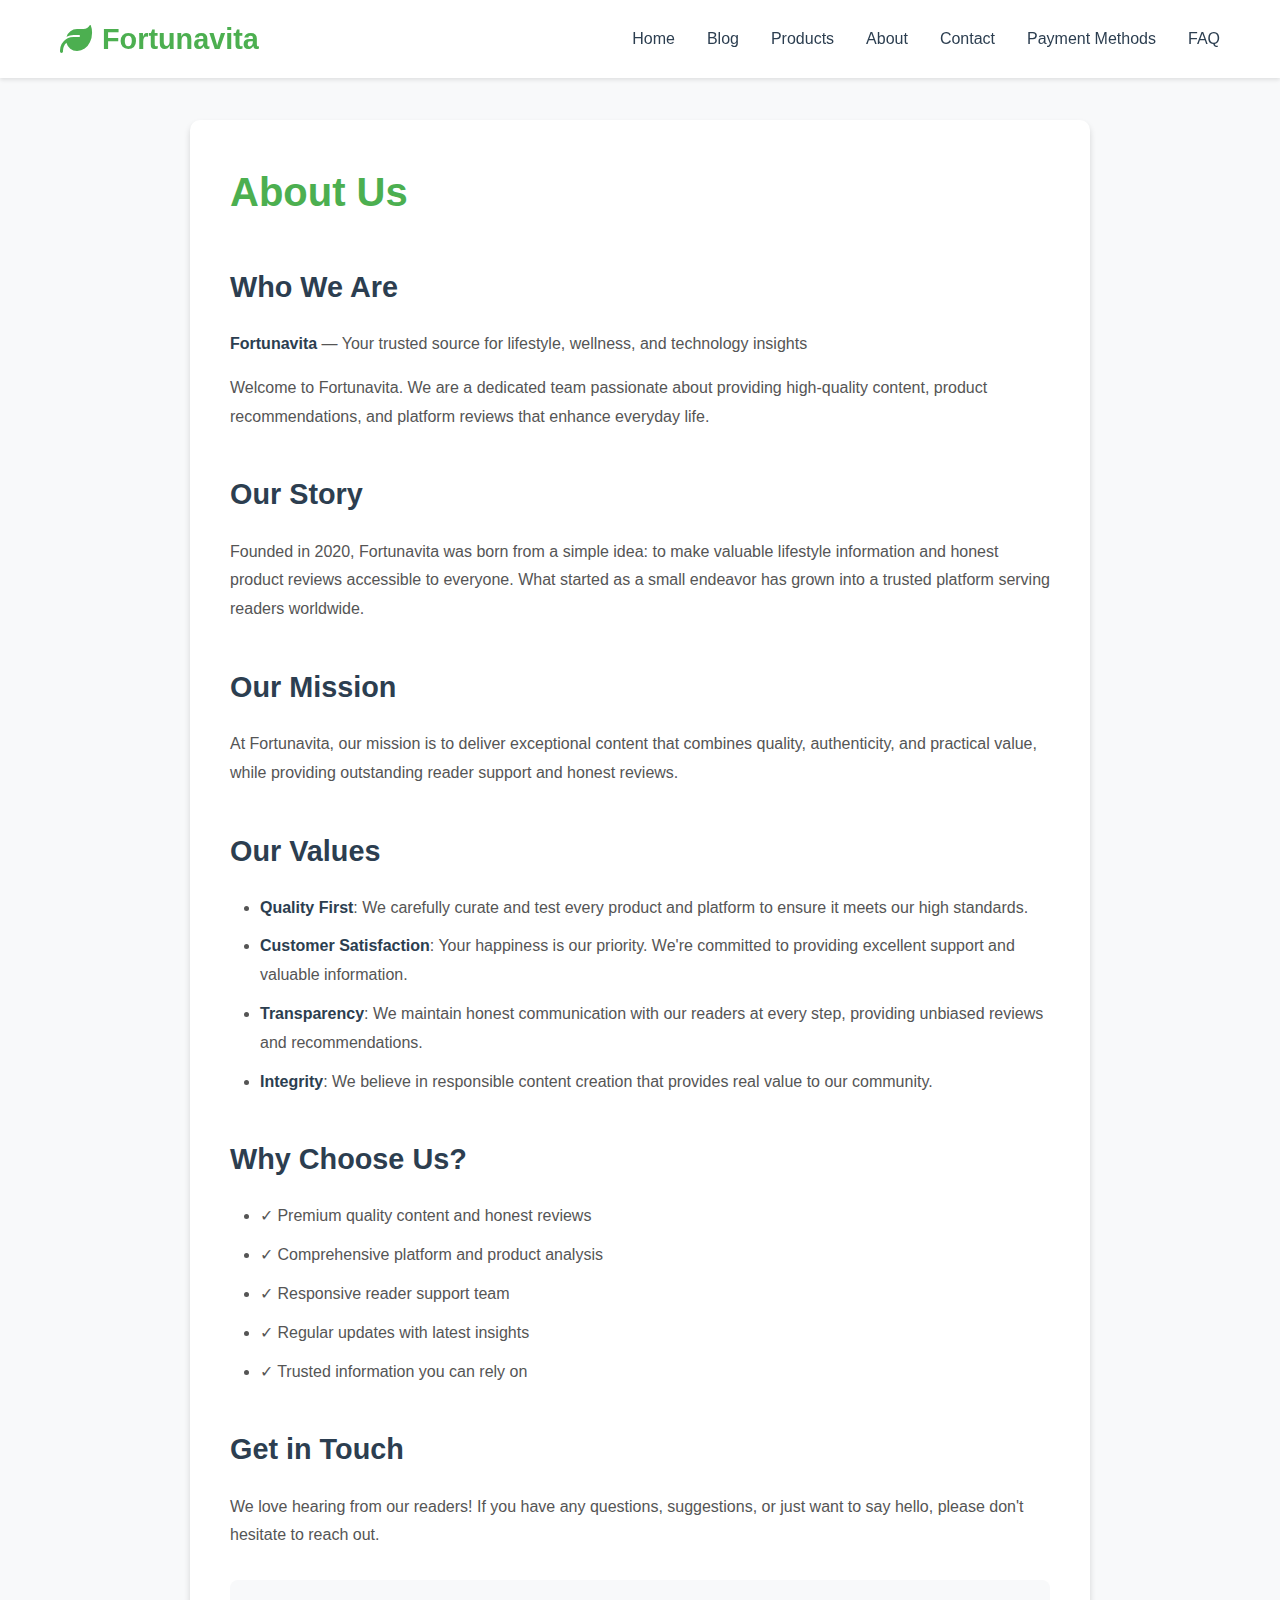
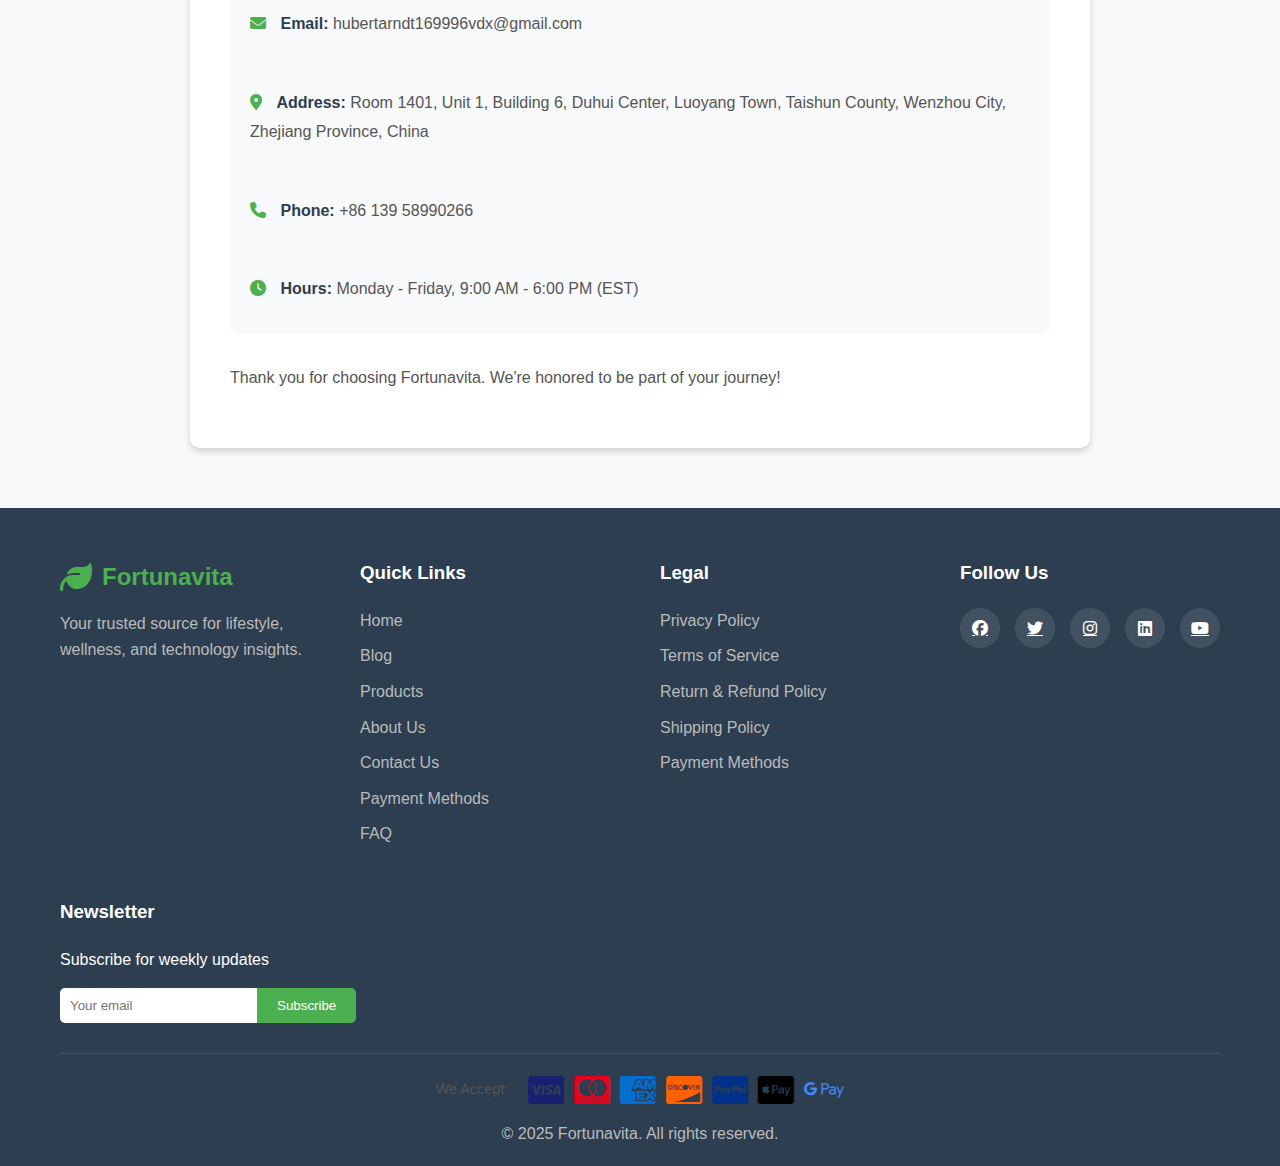
<file: about-us.html>
<!DOCTYPE html>
<html lang="en">
<head>
    <meta charset="UTF-8">
    <meta name="viewport" content="width=device-width, initial-scale=1.0">
    <meta name="description" content="Learn about Fortunavita - our mission, editorial approach, and commitment to providing honest product reviews and lifestyle insights.">
    <meta name="robots" content="index, follow">
    <title>About Us - Fortunavita</title>
    <link rel="stylesheet" href="styles.css">
    <link rel="stylesheet" href="https://cdnjs.cloudflare.com/ajax/libs/font-awesome/6.4.0/css/all.min.css">
    <style>
        .policy-page {
            padding: 120px 0 60px;
            background: var(--bg-light);
        }
        .policy-container {
            max-width: 900px;
            margin: 0 auto;
            padding: 40px;
            background: var(--bg-white);
            border-radius: 10px;
            box-shadow: var(--shadow-md);
        }
        .policy-container h1 {
            color: var(--primary-color);
            margin-bottom: 30px;
            font-size: 2.5rem;
        }
        .policy-container h2 {
            color: var(--text-dark);
            margin-top: 40px;
            margin-bottom: 20px;
            font-size: 1.8rem;
        }
        .policy-container h3 {
            color: var(--text-dark);
            margin-top: 30px;
            margin-bottom: 15px;
            font-size: 1.3rem;
        }
        .policy-container p {
            margin-bottom: 15px;
            line-height: 1.8;
            color: var(--text-light);
        }
        .policy-container ul, .policy-container ol {
            margin: 20px 0;
            padding-left: 30px;
        }
        .policy-container li {
            margin-bottom: 10px;
            line-height: 1.8;
            color: var(--text-light);
        }
        .policy-container strong {
            color: var(--text-dark);
        }
        .contact-info {
            background: var(--bg-light);
            padding: 20px;
            border-radius: 8px;
            margin: 30px 0;
        }
        .contact-info p {
            margin: 10px 0;
        }
        .contact-info i {
            margin-right: 10px;
            color: var(--primary-color);
        }
    </style>
</head>
<body>
    <!-- Header -->
    <header class="header">
        <nav class="navbar">
            <div class="container">
                <a href="index.html" class="logo">
                    <i class="fas fa-leaf"></i>
                    <span>Fortunavita</span>
                </a>
                <ul class="nav-menu">
                    <li><a href="index.html">Home</a></li>
                    <li><a href="index.html#blog">Blog</a></li>
                    <li><a href="index.html#products">Products</a></li>
                    <li><a href="about-us.html">About</a></li>
                    <li><a href="contact-us.html">Contact</a></li>
                    <li><a href="payment-methods.html">Payment Methods</a></li>
                    <li><a href="faq.html">FAQ</a></li>
                </ul>
                <div class="hamburger">
                    <span></span>
                    <span></span>
                    <span></span>
                </div>
            </div>
        </nav>
    </header>

    <!-- About Us Content -->
    <section class="policy-page">
        <div class="container">
            <div class="policy-container">
                <h1>About Us</h1>

                <h2>Who We Are</h2>
                <p><strong>Fortunavita</strong> — Your trusted source for lifestyle, wellness, and technology insights</p>
                <p>Welcome to Fortunavita. We are a dedicated team passionate about providing high-quality content, product recommendations, and platform reviews that enhance everyday life.</p>

                <h2>Our Story</h2>
                <p>Founded in 2020, Fortunavita was born from a simple idea: to make valuable lifestyle information and honest product reviews accessible to everyone. What started as a small endeavor has grown into a trusted platform serving readers worldwide.</p>

                <h2>Our Mission</h2>
                <p>At Fortunavita, our mission is to deliver exceptional content that combines quality, authenticity, and practical value, while providing outstanding reader support and honest reviews.</p>

                <h2>Our Values</h2>
                <ul>
                    <li><strong>Quality First</strong>: We carefully curate and test every product and platform to ensure it meets our high standards.</li>
                    <li><strong>Customer Satisfaction</strong>: Your happiness is our priority. We're committed to providing excellent support and valuable information.</li>
                    <li><strong>Transparency</strong>: We maintain honest communication with our readers at every step, providing unbiased reviews and recommendations.</li>
                    <li><strong>Integrity</strong>: We believe in responsible content creation that provides real value to our community.</li>
                </ul>

                <h2>Why Choose Us?</h2>
                <ul>
                    <li>✓ Premium quality content and honest reviews</li>
                    <li>✓ Comprehensive platform and product analysis</li>
                    <li>✓ Responsive reader support team</li>
                    <li>✓ Regular updates with latest insights</li>
                    <li>✓ Trusted information you can rely on</li>
                </ul>

                <h2>Get in Touch</h2>
                <p>We love hearing from our readers! If you have any questions, suggestions, or just want to say hello, please don't hesitate to reach out.</p>
                
                <div class="contact-info">
                    <p><i class="fas fa-envelope"></i> <strong>Email:</strong> <span data-contact="email"></span></p>
                    <p><i class="fas fa-map-marker-alt"></i> <strong>Address:</strong> Room 1401, Unit 1, Building 6, Duhui Center, Luoyang Town, Taishun County, Wenzhou City, Zhejiang Province, China</p>
                    <p><i class="fas fa-phone"></i> <strong>Phone:</strong> <span data-contact="phone"></span></p>
                    <p><i class="fas fa-clock"></i> <strong>Hours:</strong> Monday - Friday, 9:00 AM - 6:00 PM (EST)</p>
                </div>

                <p>Thank you for choosing Fortunavita. We're honored to be part of your journey!</p>
            </div>
        </div>
    </section>

    <!-- Footer -->
    <footer class="footer">
        <div class="container">
            <div class="footer-content">
                <div class="footer-brand">
                    <div class="logo">
                        <i class="fas fa-leaf"></i>
                        <span>Fortunavita</span>
                    </div>
                    <p>Your trusted source for lifestyle, wellness, and technology insights.</p>
                </div>
                <div class="footer-links">
                    <h3>Quick Links</h3>
                    <ul>
                        <li><a href="index.html">Home</a></li>
                        <li><a href="index.html#blog">Blog</a></li>
                        <li><a href="index.html#products">Products</a></li>
                        <li><a href="about-us.html">About Us</a></li>
                        <li><a href="contact-us.html">Contact Us</a></li>
                        <li><a href="payment-methods.html">Payment Methods</a></li>
                        <li><a href="faq.html">FAQ</a></li>
                    </ul>
                </div>
                <div class="footer-links">
                    <h3>Legal</h3>
                    <ul>
                        <li><a href="privacy-policy.html">Privacy Policy</a></li>
                        <li><a href="terms-of-service.html">Terms of Service</a></li>
                        <li><a href="return-refund-policy.html">Return & Refund Policy</a></li>
                        <li><a href="shipping-policy.html">Shipping Policy</a></li>
                        <li><a href="payment-methods.html">Payment Methods</a></li>
                    </ul>
                </div>
                <div class="footer-social">
                    <h3>Follow Us</h3>
                    <div class="social-icons">
                        <a href="https://facebook.com" target="_blank" rel="noopener noreferrer" aria-label="Visit our Facebook page"><i class="fab fa-facebook" aria-hidden="true"></i></a>
                        <a href="https://twitter.com" target="_blank" rel="noopener noreferrer" aria-label="Visit our Twitter page"><i class="fab fa-twitter" aria-hidden="true"></i></a>
                        <a href="https://instagram.com" target="_blank" rel="noopener noreferrer" aria-label="Visit our Instagram page"><i class="fab fa-instagram" aria-hidden="true"></i></a>
                        <a href="https://linkedin.com" target="_blank" rel="noopener noreferrer" aria-label="Visit our LinkedIn page"><i class="fab fa-linkedin" aria-hidden="true"></i></a>
                        <a href="https://youtube.com" target="_blank" rel="noopener noreferrer" aria-label="Visit our YouTube channel"><i class="fab fa-youtube" aria-hidden="true"></i></a>
                    </div>
                </div>
                <div class="footer-newsletter">
                    <h3>Newsletter</h3>
                    <p>Subscribe for weekly updates</p>
                    <form class="newsletter-form">
                        <input type="email" placeholder="Your email">
                        <button type="submit">Subscribe</button>
                    </form>
                </div>
            </div>
            <div class="footer-bottom">
                <div style="display: flex; justify-content: center; align-items: center; gap: 20px; margin-bottom: 15px; flex-wrap: wrap;">
                    <span style="color: var(--text-light); font-size: 0.9rem;">We Accept:</span>
                    <div style="display: flex; gap: 10px; align-items: center; flex-wrap: wrap;">
                        <i class="fab fa-cc-visa" style="font-size: 2rem; color: #1a1f71;"></i>
                        <i class="fab fa-cc-mastercard" style="font-size: 2rem; color: #eb001b;"></i>
                        <i class="fab fa-cc-amex" style="font-size: 2rem; color: #006fcf;"></i>
                        <i class="fab fa-cc-discover" style="font-size: 2rem; color: #ff6000;"></i>
                        <i class="fab fa-cc-paypal" style="font-size: 2rem; color: #003087;"></i>
                        <i class="fab fa-cc-apple-pay" style="font-size: 2rem; color: #000;"></i>
                        <i class="fab fa-google-pay" style="font-size: 2rem; color: #4285f4;"></i>
                    </div>
                </div>
                <p>&copy; 2025 Fortunavita. All rights reserved.</p>
            </div>
        </div>
    </footer>

    <!-- Back to Top Button -->
    <button id="backToTop" class="back-to-top">
        <i class="fas fa-arrow-up"></i>
    </button>

    <script src="contact-info.js"></script>
    <script src="script.js"></script>
</body>
</html>
</file>
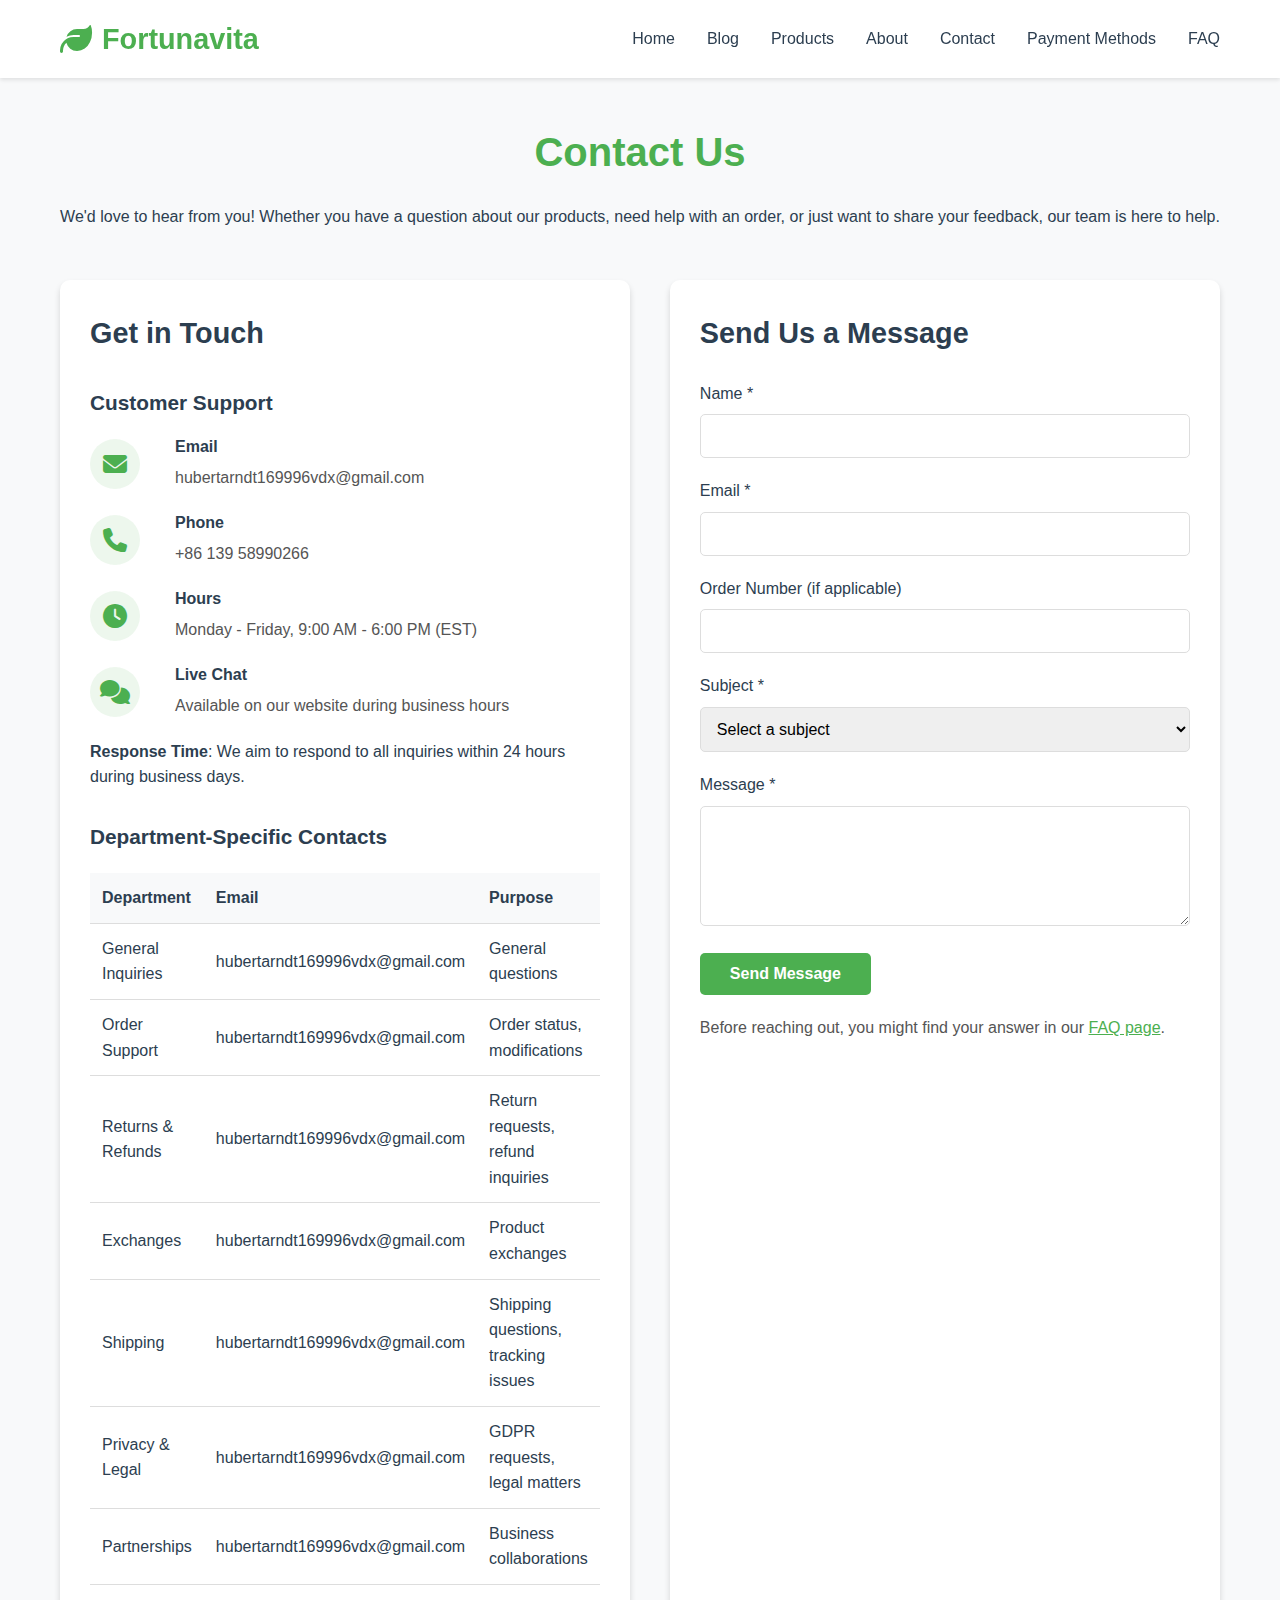
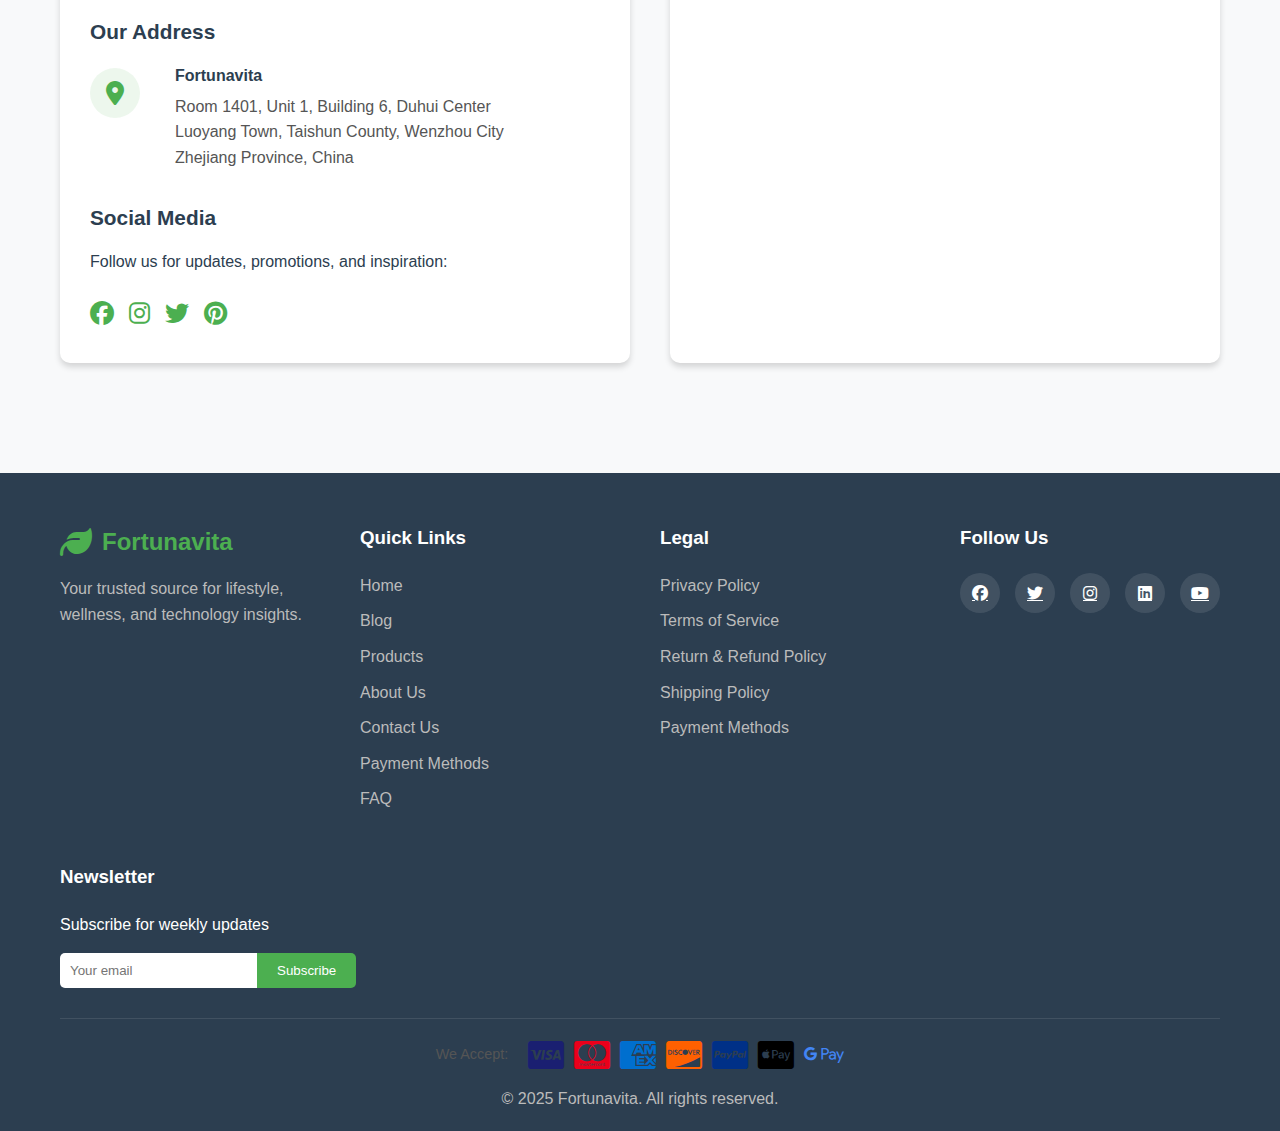
<file: contact-us.html>
<!DOCTYPE html>
<html lang="en">
<head>
    <meta charset="UTF-8">
    <meta name="viewport" content="width=device-width, initial-scale=1.0">
    <meta name="description" content="Contact Fortunavita - Get in touch with our team for inquiries, support, partnerships, or feedback. We're here to help!">
    <meta name="robots" content="index, follow">
    <title>Contact Us - Fortunavita</title>
    <link rel="stylesheet" href="styles.css">
    <link rel="stylesheet" href="https://cdnjs.cloudflare.com/ajax/libs/font-awesome/6.4.0/css/all.min.css">
    <style>
        .contact-page {
            padding: 120px 0 60px;
            background: var(--bg-light);
        }
        .contact-container {
            max-width: 1000px;
            margin: 0 auto;
            padding: 40px;
        }
        .contact-header {
            text-align: center;
            margin-bottom: 50px;
        }
        .contact-header h1 {
            color: var(--primary-color);
            font-size: 2.5rem;
            margin-bottom: 20px;
        }
        .contact-content {
            display: grid;
            grid-template-columns: 1fr 1fr;
            gap: 40px;
            margin-bottom: 50px;
        }
        .contact-info-section {
            background: var(--bg-white);
            padding: 30px;
            border-radius: 10px;
            box-shadow: var(--shadow-md);
        }
        .contact-info-section h2 {
            color: var(--text-dark);
            margin-bottom: 25px;
            font-size: 1.8rem;
        }
        .contact-info-section h3 {
            color: var(--text-dark);
            margin-top: 30px;
            margin-bottom: 15px;
            font-size: 1.3rem;
        }
        .info-item {
            display: flex;
            align-items: flex-start;
            margin-bottom: 20px;
        }
        .info-item i {
            color: var(--primary-color);
            font-size: 1.5rem;
            margin-right: 15px;
            margin-top: 5px;
        }
        .info-item-content h4 {
            color: var(--text-dark);
            margin-bottom: 5px;
        }
        .info-item-content p {
            color: var(--text-light);
            margin: 0;
        }
        .contact-form-section {
            background: var(--bg-white);
            padding: 30px;
            border-radius: 10px;
            box-shadow: var(--shadow-md);
        }
        .contact-form-section h2 {
            color: var(--text-dark);
            margin-bottom: 25px;
            font-size: 1.8rem;
        }
        .form-group {
            margin-bottom: 20px;
        }
        .form-group label {
            display: block;
            margin-bottom: 8px;
            color: var(--text-dark);
            font-weight: 500;
        }
        .form-group input,
        .form-group select,
        .form-group textarea {
            width: 100%;
            padding: 12px;
            border: 1px solid #ddd;
            border-radius: 5px;
            font-size: 1rem;
            font-family: inherit;
        }
        .form-group textarea {
            resize: vertical;
            min-height: 120px;
        }
        .form-group input:focus,
        .form-group select:focus,
        .form-group textarea:focus {
            outline: none;
            border-color: var(--primary-color);
        }
        .btn-primary {
            background: var(--primary-color);
            color: white;
            padding: 12px 30px;
            border: none;
            border-radius: 5px;
            font-size: 1rem;
            cursor: pointer;
            transition: var(--transition);
        }
        .btn-primary:hover {
            background: var(--secondary-color);
        }
        .department-table {
            width: 100%;
            border-collapse: collapse;
            margin: 20px 0;
        }
        .department-table th,
        .department-table td {
            padding: 12px;
            text-align: left;
            border-bottom: 1px solid #ddd;
        }
        .department-table th {
            background: var(--bg-light);
            font-weight: bold;
            color: var(--text-dark);
        }
        .social-links {
            display: flex;
            gap: 15px;
            margin-top: 20px;
        }
        .social-links a {
            color: var(--primary-color);
            font-size: 1.5rem;
            transition: var(--transition);
        }
        .social-links a:hover {
            color: var(--secondary-color);
        }
        @media (max-width: 768px) {
            .contact-content {
                grid-template-columns: 1fr;
            }
        }
    </style>
</head>
<body>
    <!-- Header -->
    <header class="header">
        <nav class="navbar">
            <div class="container">
                <a href="index.html" class="logo">
                    <i class="fas fa-leaf"></i>
                    <span>Fortunavita</span>
                </a>
                <ul class="nav-menu">
                    <li><a href="index.html">Home</a></li>
                    <li><a href="index.html#blog">Blog</a></li>
                    <li><a href="index.html#products">Products</a></li>
                    <li><a href="about-us.html">About</a></li>
                    <li><a href="contact-us.html">Contact</a></li>
                    <li><a href="payment-methods.html">Payment Methods</a></li>
                    <li><a href="faq.html">FAQ</a></li>
                </ul>
                <div class="hamburger">
                    <span></span>
                    <span></span>
                    <span></span>
                </div>
            </div>
        </nav>
    </header>

    <!-- Contact Us Content -->
    <section class="contact-page">
        <div class="container">
            <div class="contact-header">
                <h1>Contact Us</h1>
                <p>We'd love to hear from you! Whether you have a question about our products, need help with an order, or just want to share your feedback, our team is here to help.</p>
            </div>

            <div class="contact-content">
                <div class="contact-info-section">
                    <h2>Get in Touch</h2>

                    <h3>Customer Support</h3>
                    <div class="info-item">
                        <i class="fas fa-envelope"></i>
                        <div class="info-item-content">
                            <h4>Email</h4>
                            <p data-contact="email"></p>
                        </div>
                    </div>
                    <div class="info-item">
                        <i class="fas fa-phone"></i>
                        <div class="info-item-content">
                            <h4>Phone</h4>
                            <p data-contact="phone"></p>
                        </div>
                    </div>
                    <div class="info-item">
                        <i class="fas fa-clock"></i>
                        <div class="info-item-content">
                            <h4>Hours</h4>
                            <p>Monday - Friday, 9:00 AM - 6:00 PM (EST)</p>
                        </div>
                    </div>
                    <div class="info-item">
                        <i class="fas fa-comments"></i>
                        <div class="info-item-content">
                            <h4>Live Chat</h4>
                            <p>Available on our website during business hours</p>
                        </div>
                    </div>
                    <p><strong>Response Time</strong>: We aim to respond to all inquiries within 24 hours during business days.</p>

                    <h3>Department-Specific Contacts</h3>
                    <table class="department-table">
                        <thead>
                            <tr>
                                <th>Department</th>
                                <th>Email</th>
                                <th>Purpose</th>
                            </tr>
                        </thead>
                        <tbody>
                            <tr>
                                <td>General Inquiries</td>
                                <td data-contact="email-info"></td>
                                <td>General questions</td>
                            </tr>
                            <tr>
                                <td>Order Support</td>
                                <td data-contact="email-orders"></td>
                                <td>Order status, modifications</td>
                            </tr>
                            <tr>
                                <td>Returns & Refunds</td>
                                <td data-contact="email-returns"></td>
                                <td>Return requests, refund inquiries</td>
                            </tr>
                            <tr>
                                <td>Exchanges</td>
                                <td data-contact="email-exchanges"></td>
                                <td>Product exchanges</td>
                            </tr>
                            <tr>
                                <td>Shipping</td>
                                <td data-contact="email-shipping"></td>
                                <td>Shipping questions, tracking issues</td>
                            </tr>
                            <tr>
                                <td>Privacy & Legal</td>
                                <td data-contact="email-privacy"></td>
                                <td>GDPR requests, legal matters</td>
                            </tr>
                            <tr>
                                <td>Partnerships</td>
                                <td data-contact="email-partners"></td>
                                <td>Business collaborations</td>
                            </tr>
                        </tbody>
                    </table>

                    <h3>Our Address</h3>
                    <div class="info-item">
                        <i class="fas fa-map-marker-alt"></i>
                        <div class="info-item-content">
                            <h4>Fortunavita</h4>
                            <p>Room 1401, Unit 1, Building 6, Duhui Center<br>Luoyang Town, Taishun County, Wenzhou City<br>Zhejiang Province, China</p>
                        </div>
                    </div>

                    <h3>Social Media</h3>
                    <p>Follow us for updates, promotions, and inspiration:</p>
                    <div class="social-links">
                        <a href="https://facebook.com" target="_blank" rel="noopener noreferrer" aria-label="Visit our Facebook page"><i class="fab fa-facebook" aria-hidden="true"></i></a>
                        <a href="https://instagram.com" target="_blank" rel="noopener noreferrer" aria-label="Visit our Instagram page"><i class="fab fa-instagram" aria-hidden="true"></i></a>
                        <a href="https://twitter.com" target="_blank" rel="noopener noreferrer" aria-label="Visit our Twitter page"><i class="fab fa-twitter" aria-hidden="true"></i></a>
                        <a href="https://pinterest.com" target="_blank" rel="noopener noreferrer" aria-label="Visit our Pinterest page"><i class="fab fa-pinterest" aria-hidden="true"></i></a>
                    </div>
                </div>

                <div class="contact-form-section">
                    <h2>Send Us a Message</h2>
                    <form id="contactForm">
                        <div class="form-group">
                            <label for="name">Name *</label>
                            <input type="text" id="name" name="name" required>
                        </div>
                        <div class="form-group">
                            <label for="email">Email *</label>
                            <input type="email" id="email" name="email" required>
                        </div>
                        <div class="form-group">
                            <label for="orderNumber">Order Number (if applicable)</label>
                            <input type="text" id="orderNumber" name="orderNumber">
                        </div>
                        <div class="form-group">
                            <label for="subject">Subject *</label>
                            <select id="subject" name="subject" required>
                                <option value="">Select a subject</option>
                                <option value="general">General Inquiry</option>
                                <option value="order">Order Support</option>
                                <option value="return">Returns & Refunds</option>
                                <option value="shipping">Shipping Question</option>
                                <option value="privacy">Privacy & Legal</option>
                                <option value="partnership">Partnership</option>
                                <option value="other">Other</option>
                            </select>
                        </div>
                        <div class="form-group">
                            <label for="message">Message *</label>
                            <textarea id="message" name="message" required></textarea>
                        </div>
                        <button type="submit" class="btn-primary">Send Message</button>
                    </form>
                    <p style="margin-top: 20px; color: var(--text-light);">Before reaching out, you might find your answer in our <a href="faq.html" style="color: var(--primary-color);">FAQ page</a>.</p>
                </div>
            </div>
        </div>
    </section>

    <!-- Footer -->
    <footer class="footer">
        <div class="container">
            <div class="footer-content">
                <div class="footer-brand">
                    <div class="logo">
                        <i class="fas fa-leaf"></i>
                        <span>Fortunavita</span>
                    </div>
                    <p>Your trusted source for lifestyle, wellness, and technology insights.</p>
                </div>
                <div class="footer-links">
                    <h3>Quick Links</h3>
                    <ul>
                        <li><a href="index.html">Home</a></li>
                        <li><a href="index.html#blog">Blog</a></li>
                        <li><a href="index.html#products">Products</a></li>
                        <li><a href="about-us.html">About Us</a></li>
                        <li><a href="contact-us.html">Contact Us</a></li>
                        <li><a href="payment-methods.html">Payment Methods</a></li>
                        <li><a href="faq.html">FAQ</a></li>
                    </ul>
                </div>
                <div class="footer-links">
                    <h3>Legal</h3>
                    <ul>
                        <li><a href="privacy-policy.html">Privacy Policy</a></li>
                        <li><a href="terms-of-service.html">Terms of Service</a></li>
                        <li><a href="return-refund-policy.html">Return & Refund Policy</a></li>
                        <li><a href="shipping-policy.html">Shipping Policy</a></li>
                        <li><a href="payment-methods.html">Payment Methods</a></li>
                    </ul>
                </div>
                <div class="footer-social">
                    <h3>Follow Us</h3>
                    <div class="social-icons">
                        <a href="https://facebook.com" target="_blank" rel="noopener noreferrer" aria-label="Visit our Facebook page"><i class="fab fa-facebook" aria-hidden="true"></i></a>
                        <a href="https://twitter.com" target="_blank" rel="noopener noreferrer" aria-label="Visit our Twitter page"><i class="fab fa-twitter" aria-hidden="true"></i></a>
                        <a href="https://instagram.com" target="_blank" rel="noopener noreferrer" aria-label="Visit our Instagram page"><i class="fab fa-instagram" aria-hidden="true"></i></a>
                        <a href="https://linkedin.com" target="_blank" rel="noopener noreferrer" aria-label="Visit our LinkedIn page"><i class="fab fa-linkedin" aria-hidden="true"></i></a>
                        <a href="https://youtube.com" target="_blank" rel="noopener noreferrer" aria-label="Visit our YouTube channel"><i class="fab fa-youtube" aria-hidden="true"></i></a>
                    </div>
                </div>
                <div class="footer-newsletter">
                    <h3>Newsletter</h3>
                    <p>Subscribe for weekly updates</p>
                    <form class="newsletter-form">
                        <input type="email" placeholder="Your email">
                        <button type="submit">Subscribe</button>
                    </form>
                </div>
            </div>
            <div class="footer-bottom">
                <div style="display: flex; justify-content: center; align-items: center; gap: 20px; margin-bottom: 15px; flex-wrap: wrap;">
                    <span style="color: var(--text-light); font-size: 0.9rem;">We Accept:</span>
                    <div style="display: flex; gap: 10px; align-items: center; flex-wrap: wrap;">
                        <i class="fab fa-cc-visa" style="font-size: 2rem; color: #1a1f71;"></i>
                        <i class="fab fa-cc-mastercard" style="font-size: 2rem; color: #eb001b;"></i>
                        <i class="fab fa-cc-amex" style="font-size: 2rem; color: #006fcf;"></i>
                        <i class="fab fa-cc-discover" style="font-size: 2rem; color: #ff6000;"></i>
                        <i class="fab fa-cc-paypal" style="font-size: 2rem; color: #003087;"></i>
                        <i class="fab fa-cc-apple-pay" style="font-size: 2rem; color: #000;"></i>
                        <i class="fab fa-google-pay" style="font-size: 2rem; color: #4285f4;"></i>
                    </div>
                </div>
                <p>&copy; 2025 Fortunavita. All rights reserved.</p>
            </div>
        </div>
    </footer>

    <!-- Back to Top Button -->
    <button id="backToTop" class="back-to-top">
        <i class="fas fa-arrow-up"></i>
    </button>

    <script src="contact-info.js"></script>
    <script src="script.js"></script>
    <script>
        document.getElementById('contactForm').addEventListener('submit', function(e) {
            e.preventDefault();
            alert('Thank you for your message! We will get back to you soon.');
            this.reset();
        });
    </script>
</body>
</html>
</file>
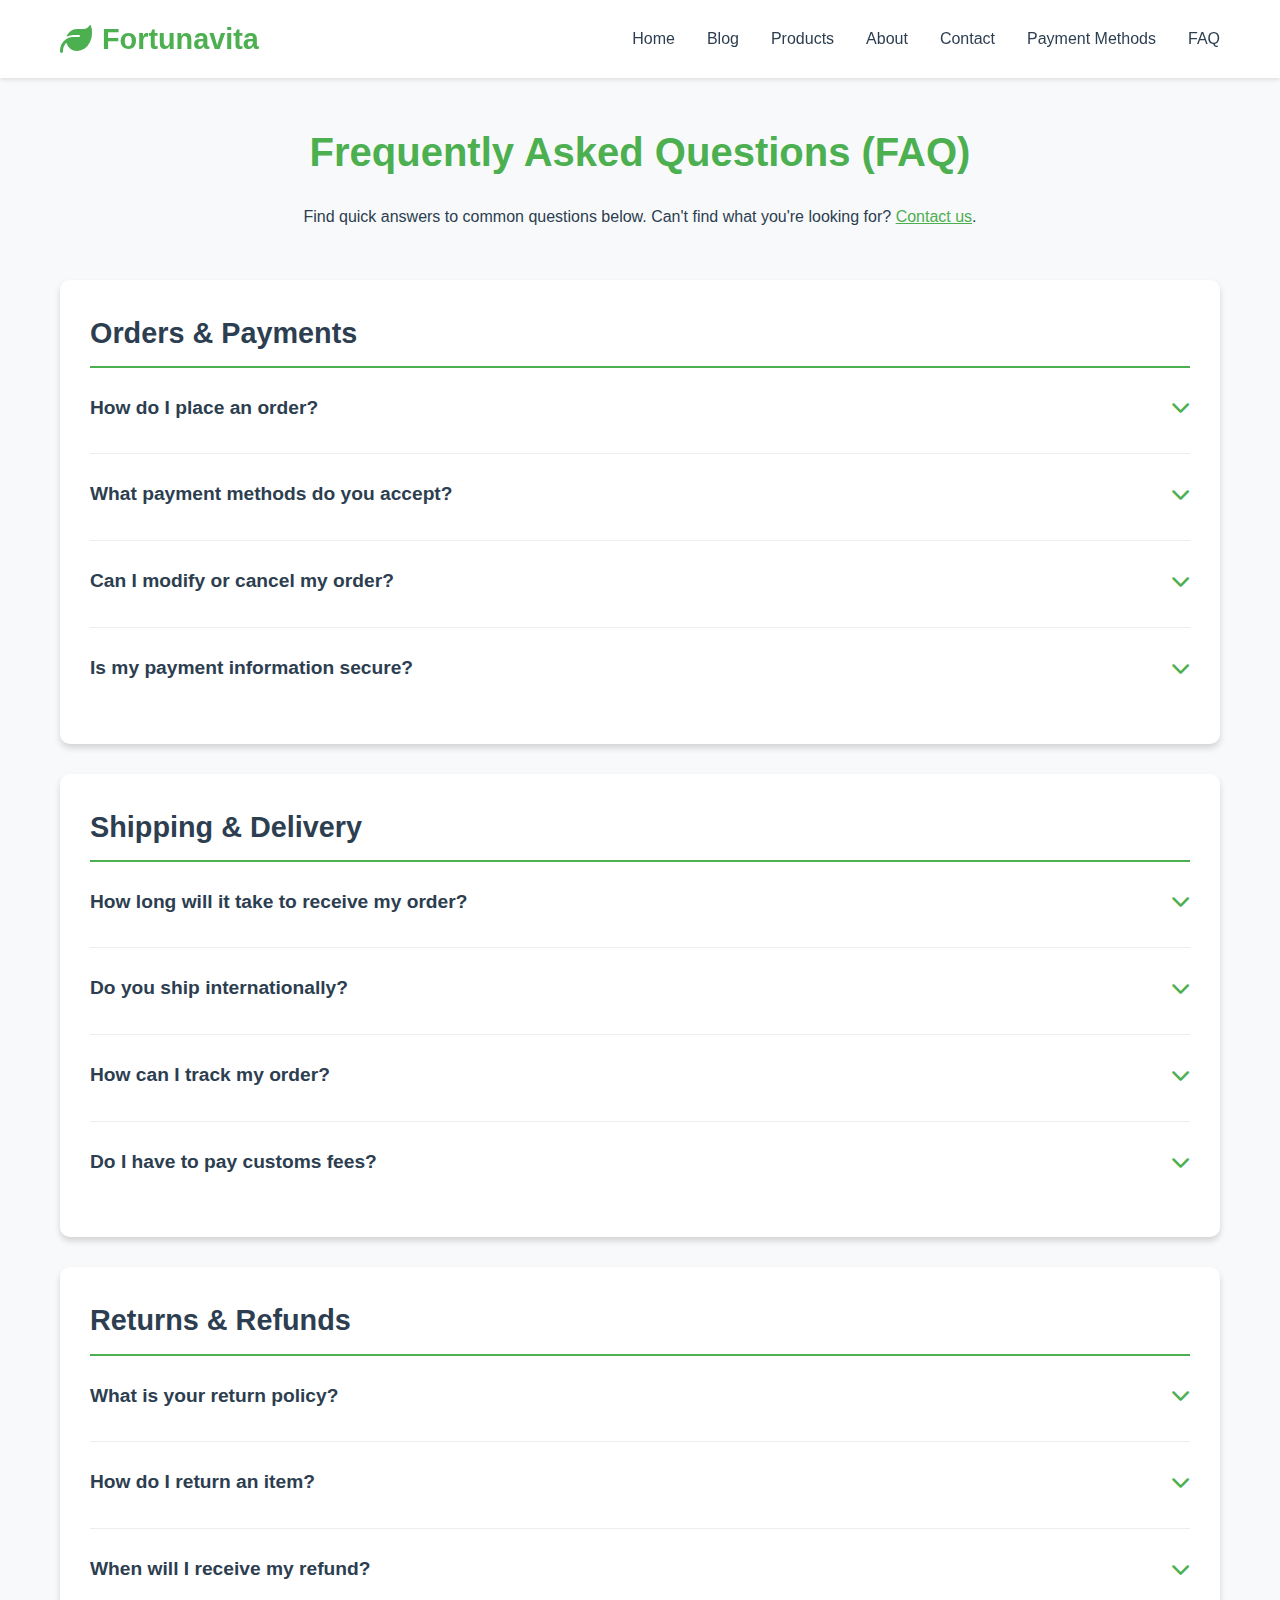
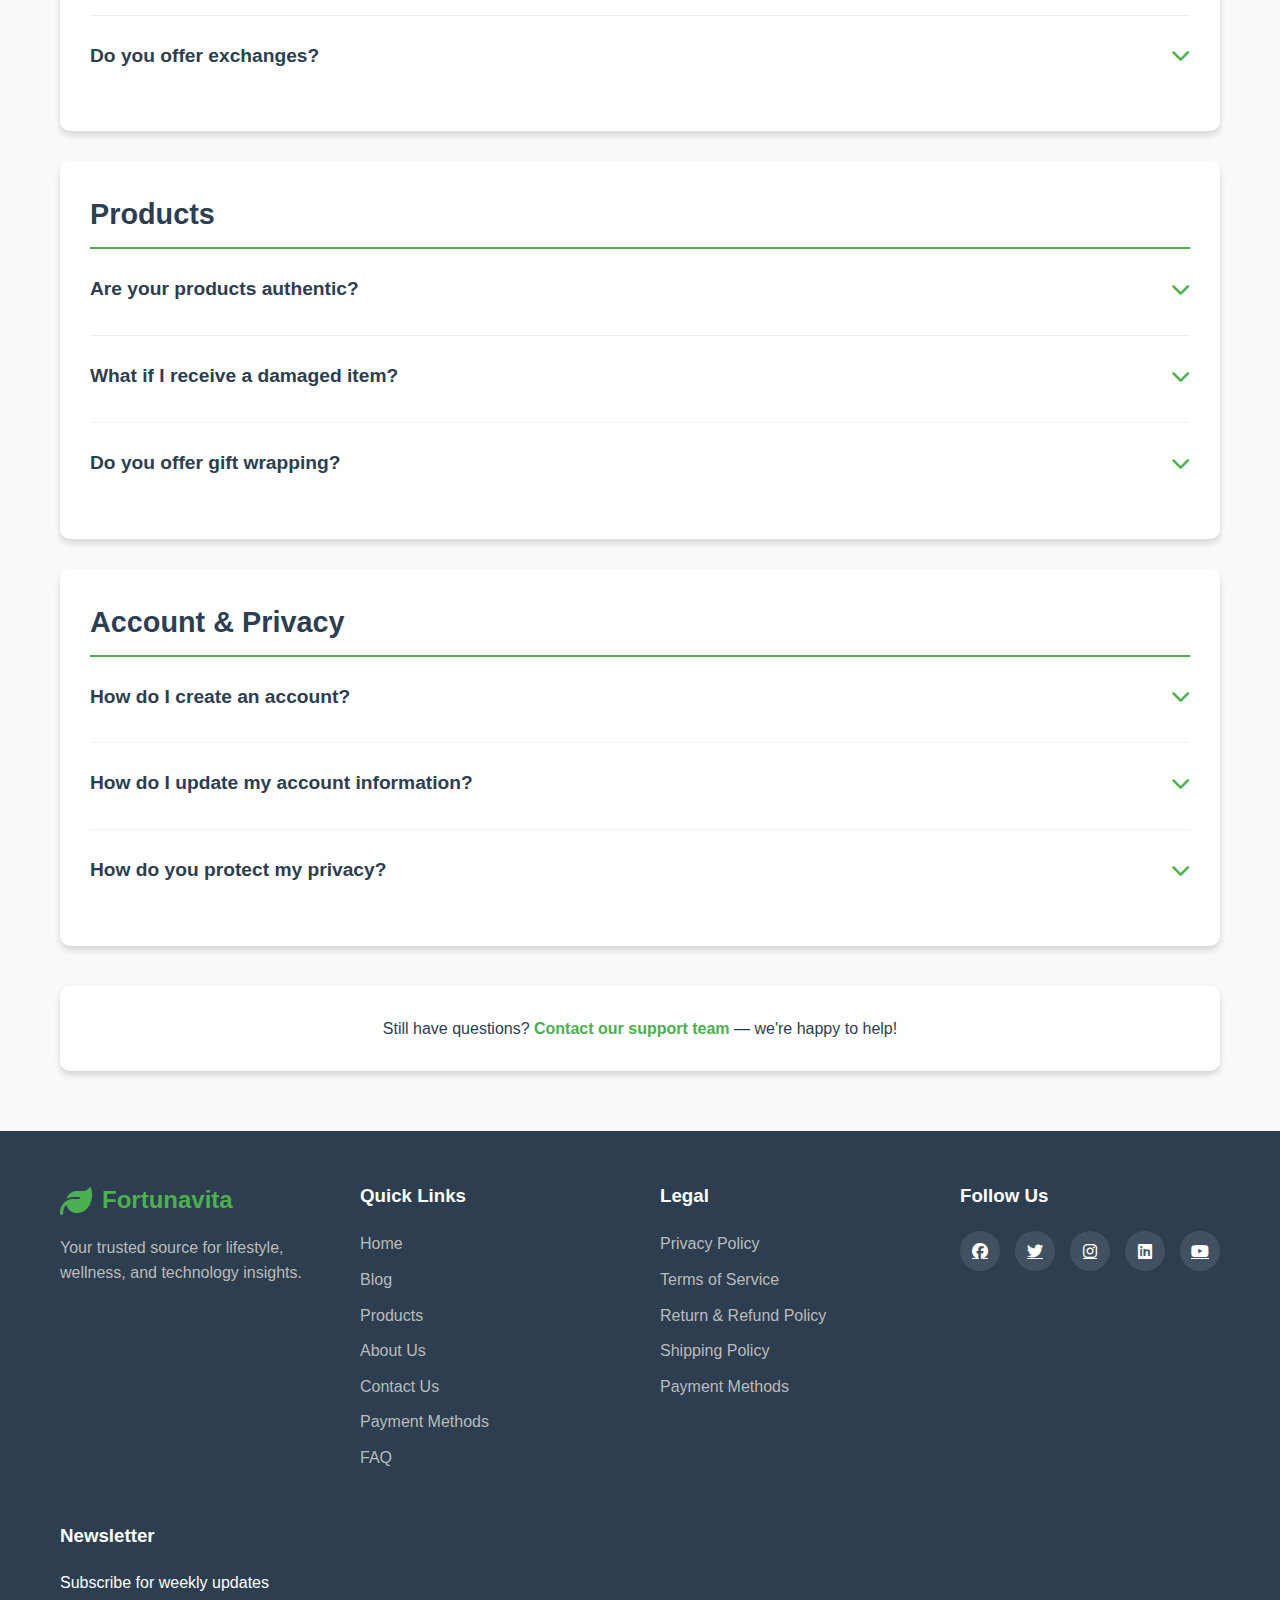
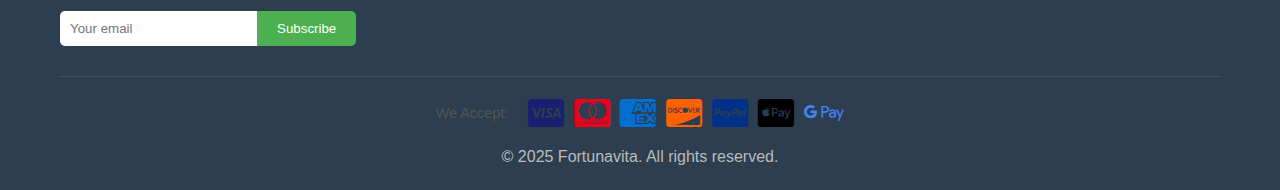
<file: faq.html>
<!DOCTYPE html>
<html lang="en">
<head>
    <meta charset="UTF-8">
    <meta name="viewport" content="width=device-width, initial-scale=1.0">
    <meta name="description" content="Frequently Asked Questions about Fortunavita - Find answers to common questions about our services, products, policies, and more.">
    <meta name="robots" content="index, follow">
    <title>FAQ - Fortunavita</title>
    <link rel="stylesheet" href="styles.css">
    <link rel="stylesheet" href="https://cdnjs.cloudflare.com/ajax/libs/font-awesome/6.4.0/css/all.min.css">
    <style>
        .faq-page {
            padding: 120px 0 60px;
            background: var(--bg-light);
        }
        .faq-container {
            max-width: 900px;
            margin: 0 auto;
            padding: 40px;
        }
        .faq-header {
            text-align: center;
            margin-bottom: 50px;
        }
        .faq-header h1 {
            color: var(--primary-color);
            font-size: 2.5rem;
            margin-bottom: 20px;
        }
        .faq-section {
            background: var(--bg-white);
            padding: 30px;
            border-radius: 10px;
            box-shadow: var(--shadow-md);
            margin-bottom: 30px;
        }
        .faq-section h2 {
            color: var(--text-dark);
            margin-bottom: 25px;
            font-size: 1.8rem;
            border-bottom: 2px solid var(--primary-color);
            padding-bottom: 10px;
        }
        .faq-item {
            margin-bottom: 25px;
            border-bottom: 1px solid #eee;
            padding-bottom: 20px;
        }
        .faq-item:last-child {
            border-bottom: none;
            margin-bottom: 0;
        }
        .faq-question {
            color: var(--text-dark);
            font-size: 1.2rem;
            font-weight: 600;
            margin-bottom: 10px;
            cursor: pointer;
            display: flex;
            justify-content: space-between;
            align-items: center;
        }
        .faq-question:hover {
            color: var(--primary-color);
        }
        .faq-question i {
            color: var(--primary-color);
            transition: transform 0.3s ease;
        }
        .faq-question.active i {
            transform: rotate(180deg);
        }
        .faq-answer {
            color: var(--text-light);
            line-height: 1.8;
            max-height: 0;
            overflow: hidden;
            transition: max-height 0.3s ease;
        }
        .faq-answer.active {
            max-height: 1000px;
            padding-top: 10px;
        }
        .faq-answer ul {
            margin: 10px 0;
            padding-left: 30px;
        }
        .faq-answer li {
            margin-bottom: 5px;
        }
        .faq-answer a {
            color: var(--primary-color);
            text-decoration: none;
        }
        .faq-answer a:hover {
            text-decoration: underline;
        }
        .contact-cta {
            text-align: center;
            margin-top: 40px;
            padding: 30px;
            background: var(--bg-white);
            border-radius: 10px;
            box-shadow: var(--shadow-md);
        }
        .contact-cta a {
            color: var(--primary-color);
            text-decoration: none;
            font-weight: 600;
        }
        .contact-cta a:hover {
            text-decoration: underline;
        }
    </style>
</head>
<body>
    <!-- Header -->
    <header class="header">
        <nav class="navbar">
            <div class="container">
                <a href="index.html" class="logo">
                    <i class="fas fa-leaf"></i>
                    <span>Fortunavita</span>
                </a>
                <ul class="nav-menu">
                    <li><a href="index.html">Home</a></li>
                    <li><a href="index.html#blog">Blog</a></li>
                    <li><a href="index.html#products">Products</a></li>
                    <li><a href="about-us.html">About</a></li>
                    <li><a href="contact-us.html">Contact</a></li>
                    <li><a href="payment-methods.html">Payment Methods</a></li>
                    <li><a href="faq.html">FAQ</a></li>
                </ul>
                <div class="hamburger">
                    <span></span>
                    <span></span>
                    <span></span>
                </div>
            </div>
        </nav>
    </header>

    <!-- FAQ Content -->
    <section class="faq-page">
        <div class="container">
            <div class="faq-header">
                <h1>Frequently Asked Questions (FAQ)</h1>
                <p>Find quick answers to common questions below. Can't find what you're looking for? <a href="contact-us.html" style="color: var(--primary-color);">Contact us</a>.</p>
            </div>

            <div class="faq-section">
                <h2>Orders & Payments</h2>
                
                <div class="faq-item">
                    <div class="faq-question" onclick="toggleFaq(this)">
                        <span>How do I place an order?</span>
                        <i class="fas fa-chevron-down"></i>
                    </div>
                    <div class="faq-answer">
                        Simply browse our products, add items to your cart, and proceed to checkout. You'll need to provide your shipping address and payment information to complete your order.
                    </div>
                </div>

                <div class="faq-item">
                    <div class="faq-question" onclick="toggleFaq(this)">
                        <span>What payment methods do you accept?</span>
                        <i class="fas fa-chevron-down"></i>
                    </div>
                    <div class="faq-answer">
                        We accept Visa, Mastercard, American Express, Discover, PayPal, Apple Pay, and Google Pay.
                    </div>
                </div>

                <div class="faq-item">
                    <div class="faq-question" onclick="toggleFaq(this)">
                        <span>Can I modify or cancel my order?</span>
                        <i class="fas fa-chevron-down"></i>
                    </div>
                    <div class="faq-answer">
                        Orders can be modified or canceled within 2 hours of placement. After this window, your order may have already been processed. Please contact us immediately at <span data-contact="email-orders"></span>.
                    </div>
                </div>

                <div class="faq-item">
                    <div class="faq-question" onclick="toggleFaq(this)">
                        <span>Is my payment information secure?</span>
                        <i class="fas fa-chevron-down"></i>
                    </div>
                    <div class="faq-answer">
                        Yes! We use industry-standard SSL encryption and partner with trusted payment processors to ensure your information is always protected.
                    </div>
                </div>
            </div>

            <div class="faq-section">
                <h2>Shipping & Delivery</h2>
                
                <div class="faq-item">
                    <div class="faq-question" onclick="toggleFaq(this)">
                        <span>How long will it take to receive my order?</span>
                        <i class="fas fa-chevron-down"></i>
                    </div>
                    <div class="faq-answer">
                        <ul>
                            <li><strong>Processing Time</strong>: 1-3 business days</li>
                            <li><strong>Domestic Shipping</strong>: 5-8 business days (standard)</li>
                            <li><strong>International Shipping</strong>: 10-30 business days depending on location</li>
                        </ul>
                    </div>
                </div>

                <div class="faq-item">
                    <div class="faq-question" onclick="toggleFaq(this)">
                        <span>Do you ship internationally?</span>
                        <i class="fas fa-chevron-down"></i>
                    </div>
                    <div class="faq-answer">
                        Yes, we ship to most countries worldwide. Shipping costs and transit times vary by location.
                    </div>
                </div>

                <div class="faq-item">
                    <div class="faq-question" onclick="toggleFaq(this)">
                        <span>How can I track my order?</span>
                        <i class="fas fa-chevron-down"></i>
                    </div>
                    <div class="faq-answer">
                        Once your order ships, you'll receive an email with your tracking number. You can also track your order by logging into your account.
                    </div>
                </div>

                <div class="faq-item">
                    <div class="faq-question" onclick="toggleFaq(this)">
                        <span>Do I have to pay customs fees?</span>
                        <i class="fas fa-chevron-down"></i>
                    </div>
                    <div class="faq-answer">
                        For international orders, import duties, taxes, and customs fees are the buyer's responsibility and are not included in our prices.
                    </div>
                </div>
            </div>

            <div class="faq-section">
                <h2>Returns & Refunds</h2>
                
                <div class="faq-item">
                    <div class="faq-question" onclick="toggleFaq(this)">
                        <span>What is your return policy?</span>
                        <i class="fas fa-chevron-down"></i>
                    </div>
                    <div class="faq-answer">
                        We offer a 30-day return policy. Items must be unused, in original condition, and in original packaging.
                    </div>
                </div>

                <div class="faq-item">
                    <div class="faq-question" onclick="toggleFaq(this)">
                        <span>How do I return an item?</span>
                        <i class="fas fa-chevron-down"></i>
                    </div>
                    <div class="faq-answer">
                        Email us at <span data-contact="email-returns"></span> with your order number and reason for return. We'll provide you with return instructions.
                    </div>
                </div>

                <div class="faq-item">
                    <div class="faq-question" onclick="toggleFaq(this)">
                        <span>When will I receive my refund?</span>
                        <i class="fas fa-chevron-down"></i>
                    </div>
                    <div class="faq-answer">
                        Refunds are processed within 5-7 business days after we receive and inspect your return.
                    </div>
                </div>

                <div class="faq-item">
                    <div class="faq-question" onclick="toggleFaq(this)">
                        <span>Do you offer exchanges?</span>
                        <i class="fas fa-chevron-down"></i>
                    </div>
                    <div class="faq-answer">
                        We only offer exchanges for defective or damaged items. Please contact us for assistance.
                    </div>
                </div>
            </div>

            <div class="faq-section">
                <h2>Products</h2>
                
                <div class="faq-item">
                    <div class="faq-question" onclick="toggleFaq(this)">
                        <span>Are your products authentic?</span>
                        <i class="fas fa-chevron-down"></i>
                    </div>
                    <div class="faq-answer">
                        Absolutely! We only sell genuine, high-quality products.
                    </div>
                </div>

                <div class="faq-item">
                    <div class="faq-question" onclick="toggleFaq(this)">
                        <span>What if I receive a damaged item?</span>
                        <i class="fas fa-chevron-down"></i>
                    </div>
                    <div class="faq-answer">
                        Contact us within 48 hours with photos of the damage. We'll arrange a replacement or refund at no additional cost.
                    </div>
                </div>

                <div class="faq-item">
                    <div class="faq-question" onclick="toggleFaq(this)">
                        <span>Do you offer gift wrapping?</span>
                        <i class="fas fa-chevron-down"></i>
                    </div>
                    <div class="faq-answer">
                        Yes! Gift wrapping is available at checkout for an additional fee.
                    </div>
                </div>
            </div>

            <div class="faq-section">
                <h2>Account & Privacy</h2>
                
                <div class="faq-item">
                    <div class="faq-question" onclick="toggleFaq(this)">
                        <span>How do I create an account?</span>
                        <i class="fas fa-chevron-down"></i>
                    </div>
                    <div class="faq-answer">
                        Click "Sign Up" at the top of our website and follow the prompts. You can also create an account during checkout.
                    </div>
                </div>

                <div class="faq-item">
                    <div class="faq-question" onclick="toggleFaq(this)">
                        <span>How do I update my account information?</span>
                        <i class="fas fa-chevron-down"></i>
                    </div>
                    <div class="faq-answer">
                        Log into your account and navigate to "Account Settings" to update your information.
                    </div>
                </div>

                <div class="faq-item">
                    <div class="faq-question" onclick="toggleFaq(this)">
                        <span>How do you protect my privacy?</span>
                        <i class="fas fa-chevron-down"></i>
                    </div>
                    <div class="faq-answer">
                        We take privacy seriously. Please review our <a href="privacy-policy.html">Privacy Policy</a> for detailed information on how we collect, use, and protect your data.
                    </div>
                </div>
            </div>

            <div class="contact-cta">
                <p>Still have questions? <a href="contact-us.html">Contact our support team</a> — we're happy to help!</p>
            </div>
        </div>
    </section>

    <!-- Footer -->
    <footer class="footer">
        <div class="container">
            <div class="footer-content">
                <div class="footer-brand">
                    <div class="logo">
                        <i class="fas fa-leaf"></i>
                        <span>Fortunavita</span>
                    </div>
                    <p>Your trusted source for lifestyle, wellness, and technology insights.</p>
                </div>
                <div class="footer-links">
                    <h3>Quick Links</h3>
                    <ul>
                        <li><a href="index.html">Home</a></li>
                        <li><a href="index.html#blog">Blog</a></li>
                        <li><a href="index.html#products">Products</a></li>
                        <li><a href="about-us.html">About Us</a></li>
                        <li><a href="contact-us.html">Contact Us</a></li>
                        <li><a href="payment-methods.html">Payment Methods</a></li>
                        <li><a href="faq.html">FAQ</a></li>
                    </ul>
                </div>
                <div class="footer-links">
                    <h3>Legal</h3>
                    <ul>
                        <li><a href="privacy-policy.html">Privacy Policy</a></li>
                        <li><a href="terms-of-service.html">Terms of Service</a></li>
                        <li><a href="return-refund-policy.html">Return & Refund Policy</a></li>
                        <li><a href="shipping-policy.html">Shipping Policy</a></li>
                        <li><a href="payment-methods.html">Payment Methods</a></li>
                    </ul>
                </div>
                <div class="footer-social">
                    <h3>Follow Us</h3>
                    <div class="social-icons">
                        <a href="https://facebook.com" target="_blank" rel="noopener noreferrer" aria-label="Visit our Facebook page"><i class="fab fa-facebook" aria-hidden="true"></i></a>
                        <a href="https://twitter.com" target="_blank" rel="noopener noreferrer" aria-label="Visit our Twitter page"><i class="fab fa-twitter" aria-hidden="true"></i></a>
                        <a href="https://instagram.com" target="_blank" rel="noopener noreferrer" aria-label="Visit our Instagram page"><i class="fab fa-instagram" aria-hidden="true"></i></a>
                        <a href="https://linkedin.com" target="_blank" rel="noopener noreferrer" aria-label="Visit our LinkedIn page"><i class="fab fa-linkedin" aria-hidden="true"></i></a>
                        <a href="https://youtube.com" target="_blank" rel="noopener noreferrer" aria-label="Visit our YouTube channel"><i class="fab fa-youtube" aria-hidden="true"></i></a>
                    </div>
                </div>
                <div class="footer-newsletter">
                    <h3>Newsletter</h3>
                    <p>Subscribe for weekly updates</p>
                    <form class="newsletter-form">
                        <input type="email" placeholder="Your email">
                        <button type="submit">Subscribe</button>
                    </form>
                </div>
            </div>
            <div class="footer-bottom">
                <div style="display: flex; justify-content: center; align-items: center; gap: 20px; margin-bottom: 15px; flex-wrap: wrap;">
                    <span style="color: var(--text-light); font-size: 0.9rem;">We Accept:</span>
                    <div style="display: flex; gap: 10px; align-items: center; flex-wrap: wrap;">
                        <i class="fab fa-cc-visa" style="font-size: 2rem; color: #1a1f71;"></i>
                        <i class="fab fa-cc-mastercard" style="font-size: 2rem; color: #eb001b;"></i>
                        <i class="fab fa-cc-amex" style="font-size: 2rem; color: #006fcf;"></i>
                        <i class="fab fa-cc-discover" style="font-size: 2rem; color: #ff6000;"></i>
                        <i class="fab fa-cc-paypal" style="font-size: 2rem; color: #003087;"></i>
                        <i class="fab fa-cc-apple-pay" style="font-size: 2rem; color: #000;"></i>
                        <i class="fab fa-google-pay" style="font-size: 2rem; color: #4285f4;"></i>
                    </div>
                </div>
                <p>&copy; 2025 Fortunavita. All rights reserved.</p>
            </div>
        </div>
    </footer>

    <!-- Back to Top Button -->
    <button id="backToTop" class="back-to-top">
        <i class="fas fa-arrow-up"></i>
    </button>

    <script src="contact-info.js"></script>
    <script src="script.js"></script>
    <script>
        function toggleFaq(element) {
            const answer = element.nextElementSibling;
            const isActive = element.classList.contains('active');
            
            // Close all other FAQs
            document.querySelectorAll('.faq-question').forEach(q => {
                if (q !== element) {
                    q.classList.remove('active');
                    q.nextElementSibling.classList.remove('active');
                }
            });
            
            // Toggle current FAQ
            if (isActive) {
                element.classList.remove('active');
                answer.classList.remove('active');
            } else {
                element.classList.add('active');
                answer.classList.add('active');
            }
        }
    </script>
</body>
</html>
</file>
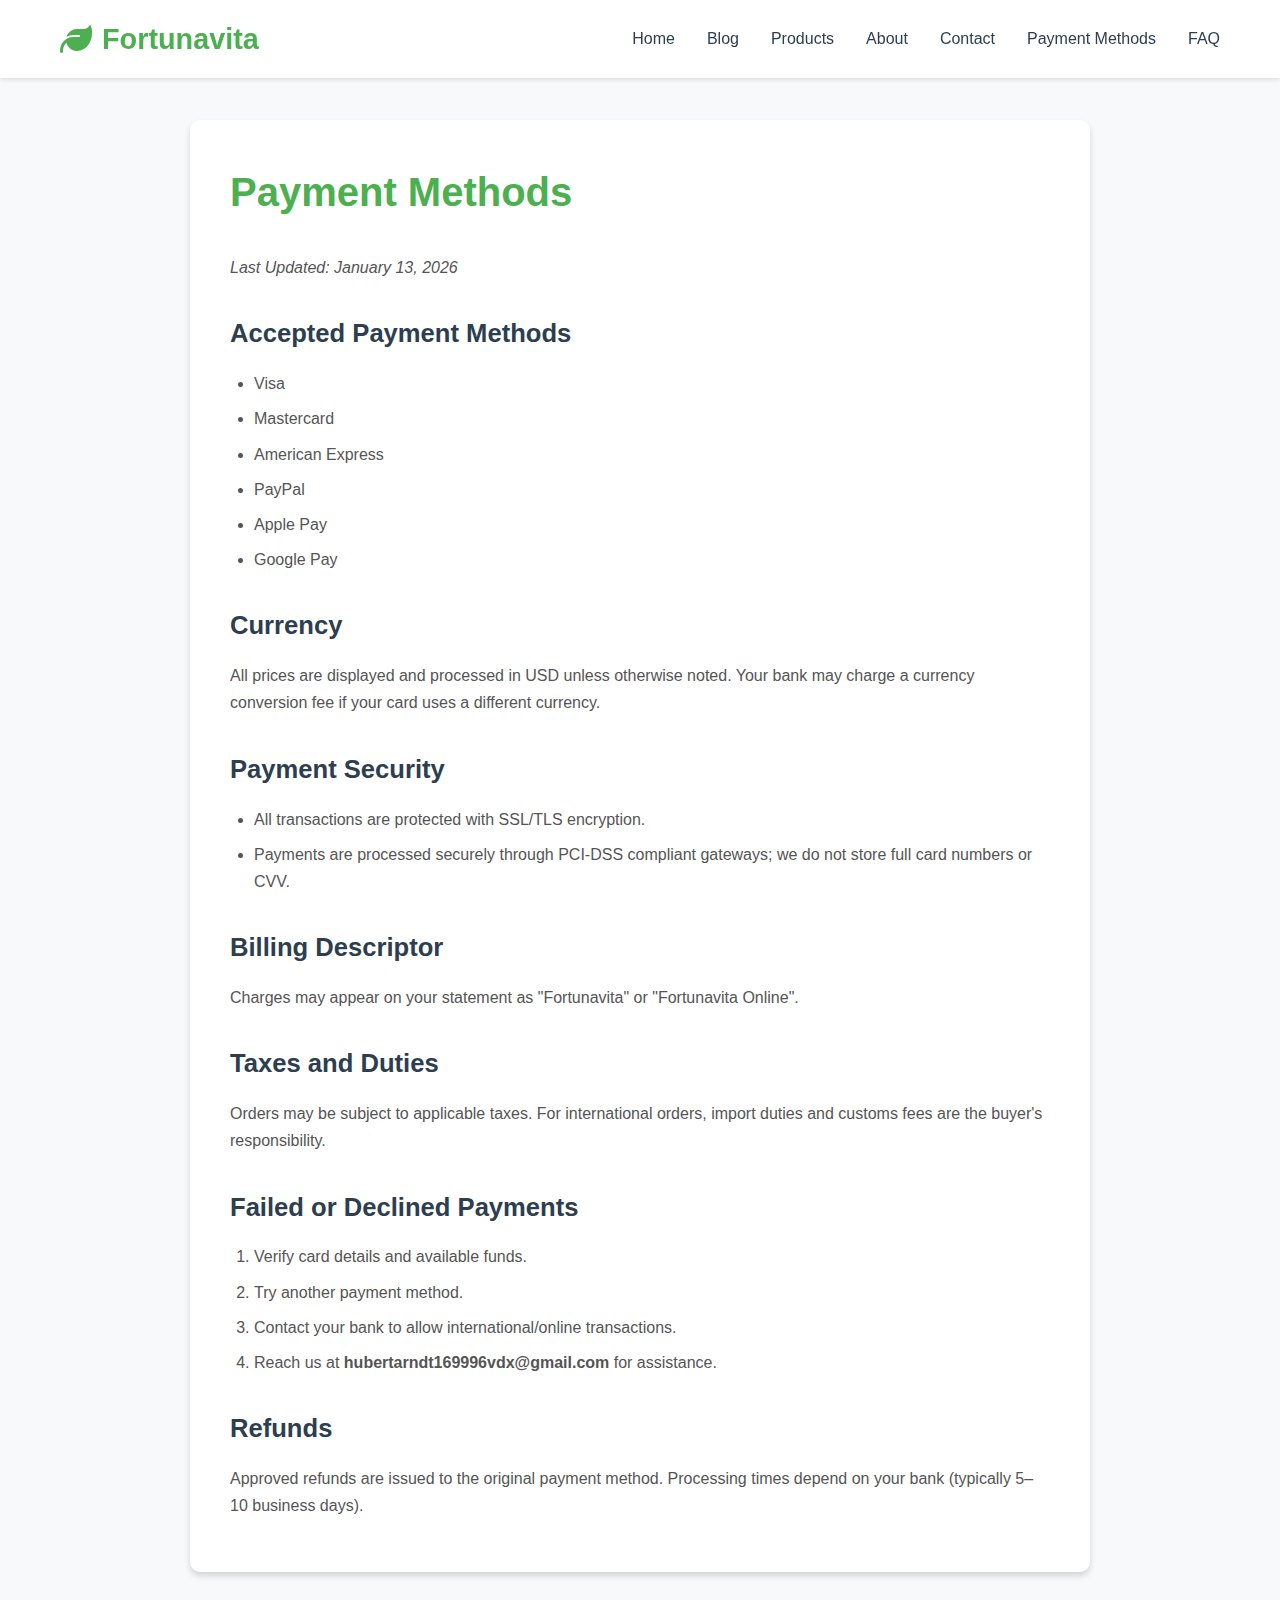
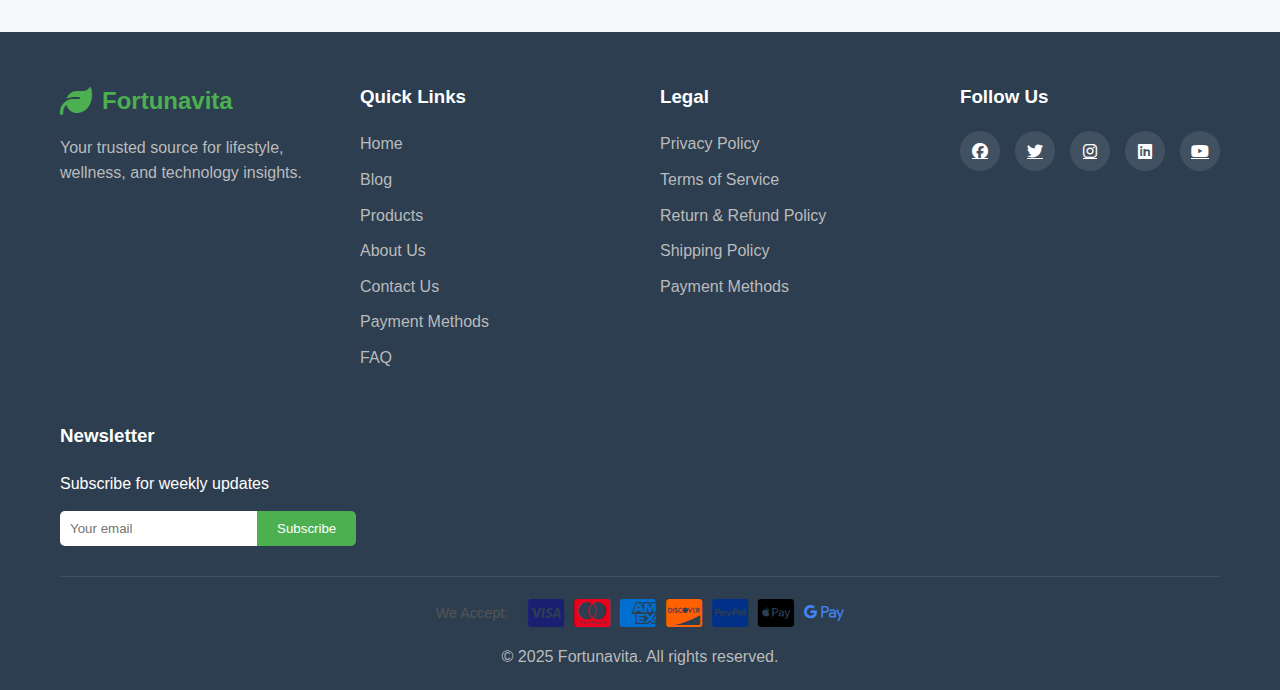
<file: payment-methods.html>
<!DOCTYPE html>
<html lang="en">
<head>
    <meta charset="UTF-8">
    <meta name="viewport" content="width=device-width, initial-scale=1.0">
    <meta name="description" content="Learn about accepted payment methods at Fortunavita - credit cards, digital wallets, and secure payment processing.">
    <meta name="robots" content="index, follow">
    <title>Payment Methods - Fortunavita</title>
    <link rel="stylesheet" href="styles.css">
    <link rel="stylesheet" href="https://cdnjs.cloudflare.com/ajax/libs/font-awesome/6.4.0/css/all.min.css">
    <style>
        .policy-page {
            padding: 120px 0 60px;
            background: var(--bg-light);
        }
        .policy-container {
            max-width: 900px;
            margin: 0 auto;
            padding: 40px;
            background: var(--bg-white);
            border-radius: 10px;
            box-shadow: var(--shadow-md);
        }
        .policy-container h1 {
            color: var(--primary-color);
            margin-bottom: 30px;
            font-size: 2.5rem;
        }
        .policy-container h2 {
            color: var(--text-dark);
            margin-top: 32px;
            margin-bottom: 16px;
            font-size: 1.6rem;
        }
        .policy-container p {
            margin-bottom: 12px;
            line-height: 1.7;
            color: var(--text-light);
        }
        .policy-container ul, .policy-container ol {
            margin: 16px 0 20px 24px;
            color: var(--text-light);
            line-height: 1.7;
        }
        .policy-container li {
            margin-bottom: 8px;
        }
        .last-updated {
            color: var(--text-light);
            font-style: italic;
            margin-bottom: 20px;
        }
    </style>
</head>
<body>
    <!-- Header -->
    <header class="header">
        <nav class="navbar">
            <div class="container">
                <a href="index.html" class="logo">
                    <i class="fas fa-leaf"></i>
                    <span>Fortunavita</span>
                </a>
                <ul class="nav-menu">
                    <li><a href="index.html">Home</a></li>
                    <li><a href="index.html#blog">Blog</a></li>
                    <li><a href="index.html#products">Products</a></li>
                    <li><a href="about-us.html">About</a></li>
                    <li><a href="contact-us.html">Contact</a></li>
                    <li><a href="payment-methods.html">Payment Methods</a></li>
                    <li><a href="faq.html">FAQ</a></li>
                </ul>
                <div class="hamburger">
                    <span></span>
                    <span></span>
                    <span></span>
                </div>
            </div>
        </nav>
    </header>

    <!-- Payment Methods Content -->
    <section class="policy-page">
        <div class="container">
            <div class="policy-container">
                <h1>Payment Methods</h1>
                <p class="last-updated">Last Updated: January 13, 2026</p>

                <h2>Accepted Payment Methods</h2>
                <ul>
                    <li>Visa</li>
                    <li>Mastercard</li>
                    <li>American Express</li>
                    <li>PayPal</li>
                    <li>Apple Pay</li>
                    <li>Google Pay</li>
                </ul>

                <h2>Currency</h2>
                <p>All prices are displayed and processed in USD unless otherwise noted. Your bank may charge a currency conversion fee if your card uses a different currency.</p>

                <h2>Payment Security</h2>
                <ul>
                    <li>All transactions are protected with SSL/TLS encryption.</li>
                    <li>Payments are processed securely through PCI-DSS compliant gateways; we do not store full card numbers or CVV.</li>
                </ul>

                <h2>Billing Descriptor</h2>
                <p>Charges may appear on your statement as "Fortunavita" or "Fortunavita Online".</p>

                <h2>Taxes and Duties</h2>
                <p>Orders may be subject to applicable taxes. For international orders, import duties and customs fees are the buyer's responsibility.</p>

                <h2>Failed or Declined Payments</h2>
                <ol>
                    <li>Verify card details and available funds.</li>
                    <li>Try another payment method.</li>
                    <li>Contact your bank to allow international/online transactions.</li>
                    <li>Reach us at <strong><span data-contact="email"></span></strong> for assistance.</li>
                </ol>

                <h2>Refunds</h2>
                <p>Approved refunds are issued to the original payment method. Processing times depend on your bank (typically 5–10 business days).</p>
            </div>
        </div>
    </section>

    <!-- Footer -->
    <footer class="footer">
        <div class="container">
            <div class="footer-content">
                <div class="footer-brand">
                    <div class="logo">
                        <i class="fas fa-leaf"></i>
                        <span>Fortunavita</span>
                    </div>
                    <p>Your trusted source for lifestyle, wellness, and technology insights.</p>
                </div>
                <div class="footer-links">
                    <h3>Quick Links</h3>
                    <ul>
                        <li><a href="index.html">Home</a></li>
                        <li><a href="index.html#blog">Blog</a></li>
                        <li><a href="index.html#products">Products</a></li>
                        <li><a href="about-us.html">About Us</a></li>
                        <li><a href="contact-us.html">Contact Us</a></li>
                        <li><a href="payment-methods.html">Payment Methods</a></li>
                        <li><a href="faq.html">FAQ</a></li>
                    </ul>
                </div>
                <div class="footer-links">
                    <h3>Legal</h3>
                    <ul>
                        <li><a href="privacy-policy.html">Privacy Policy</a></li>
                        <li><a href="terms-of-service.html">Terms of Service</a></li>
                        <li><a href="return-refund-policy.html">Return & Refund Policy</a></li>
                        <li><a href="shipping-policy.html">Shipping Policy</a></li>
                        <li><a href="payment-methods.html">Payment Methods</a></li>
                    </ul>
                </div>
                <div class="footer-social">
                    <h3>Follow Us</h3>
                    <div class="social-icons">
                        <a href="https://facebook.com" target="_blank" rel="noopener noreferrer" aria-label="Visit our Facebook page"><i class="fab fa-facebook" aria-hidden="true"></i></a>
                        <a href="https://twitter.com" target="_blank" rel="noopener noreferrer" aria-label="Visit our Twitter page"><i class="fab fa-twitter" aria-hidden="true"></i></a>
                        <a href="https://instagram.com" target="_blank" rel="noopener noreferrer" aria-label="Visit our Instagram page"><i class="fab fa-instagram" aria-hidden="true"></i></a>
                        <a href="https://linkedin.com" target="_blank" rel="noopener noreferrer" aria-label="Visit our LinkedIn page"><i class="fab fa-linkedin" aria-hidden="true"></i></a>
                        <a href="https://youtube.com" target="_blank" rel="noopener noreferrer" aria-label="Visit our YouTube channel"><i class="fab fa-youtube" aria-hidden="true"></i></a>
                    </div>
                </div>
                <div class="footer-newsletter">
                    <h3>Newsletter</h3>
                    <p>Subscribe for weekly updates</p>
                    <form class="newsletter-form">
                        <input type="email" placeholder="Your email">
                        <button type="submit">Subscribe</button>
                    </form>
                </div>
            </div>
            <div class="footer-bottom">
                <div style="display: flex; justify-content: center; align-items: center; gap: 20px; margin-bottom: 15px; flex-wrap: wrap;">
                    <span style="color: var(--text-light); font-size: 0.9rem;">We Accept:</span>
                    <div style="display: flex; gap: 10px; align-items: center; flex-wrap: wrap;">
                        <i class="fab fa-cc-visa" style="font-size: 2rem; color: #1a1f71;"></i>
                        <i class="fab fa-cc-mastercard" style="font-size: 2rem; color: #eb001b;"></i>
                        <i class="fab fa-cc-amex" style="font-size: 2rem; color: #006fcf;"></i>
                        <i class="fab fa-cc-discover" style="font-size: 2rem; color: #ff6000;"></i>
                        <i class="fab fa-cc-paypal" style="font-size: 2rem; color: #003087;"></i>
                        <i class="fab fa-cc-apple-pay" style="font-size: 2rem; color: #000;"></i>
                        <i class="fab fa-google-pay" style="font-size: 2rem; color: #4285f4;"></i>
                    </div>
                </div>
                <p>&copy; 2025 Fortunavita. All rights reserved.</p>
            </div>
        </div>
    </footer>

    <!-- Back to Top Button -->
    <button id="backToTop" class="back-to-top">
        <i class="fas fa-arrow-up"></i>
    </button>

    <script src="contact-info.js"></script>
    <script src="script.js"></script>
</body>
</html>
</file>
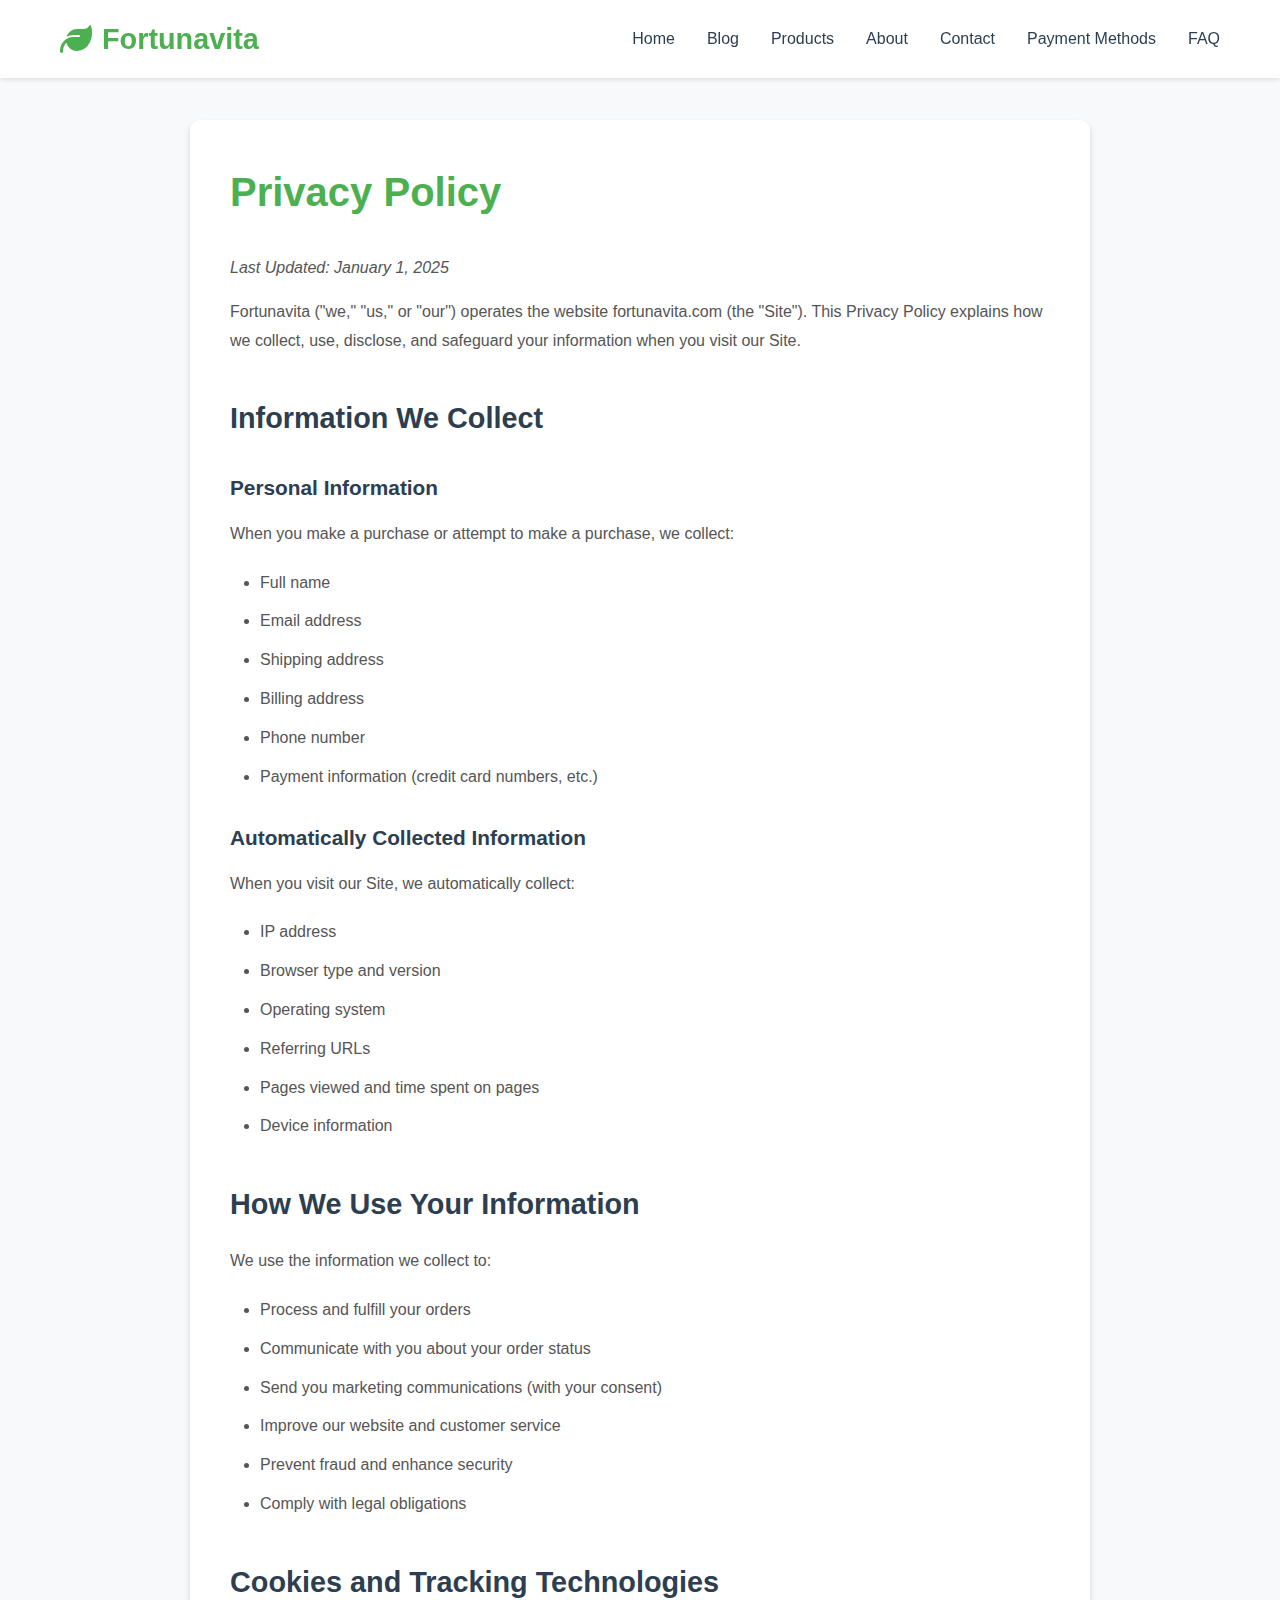
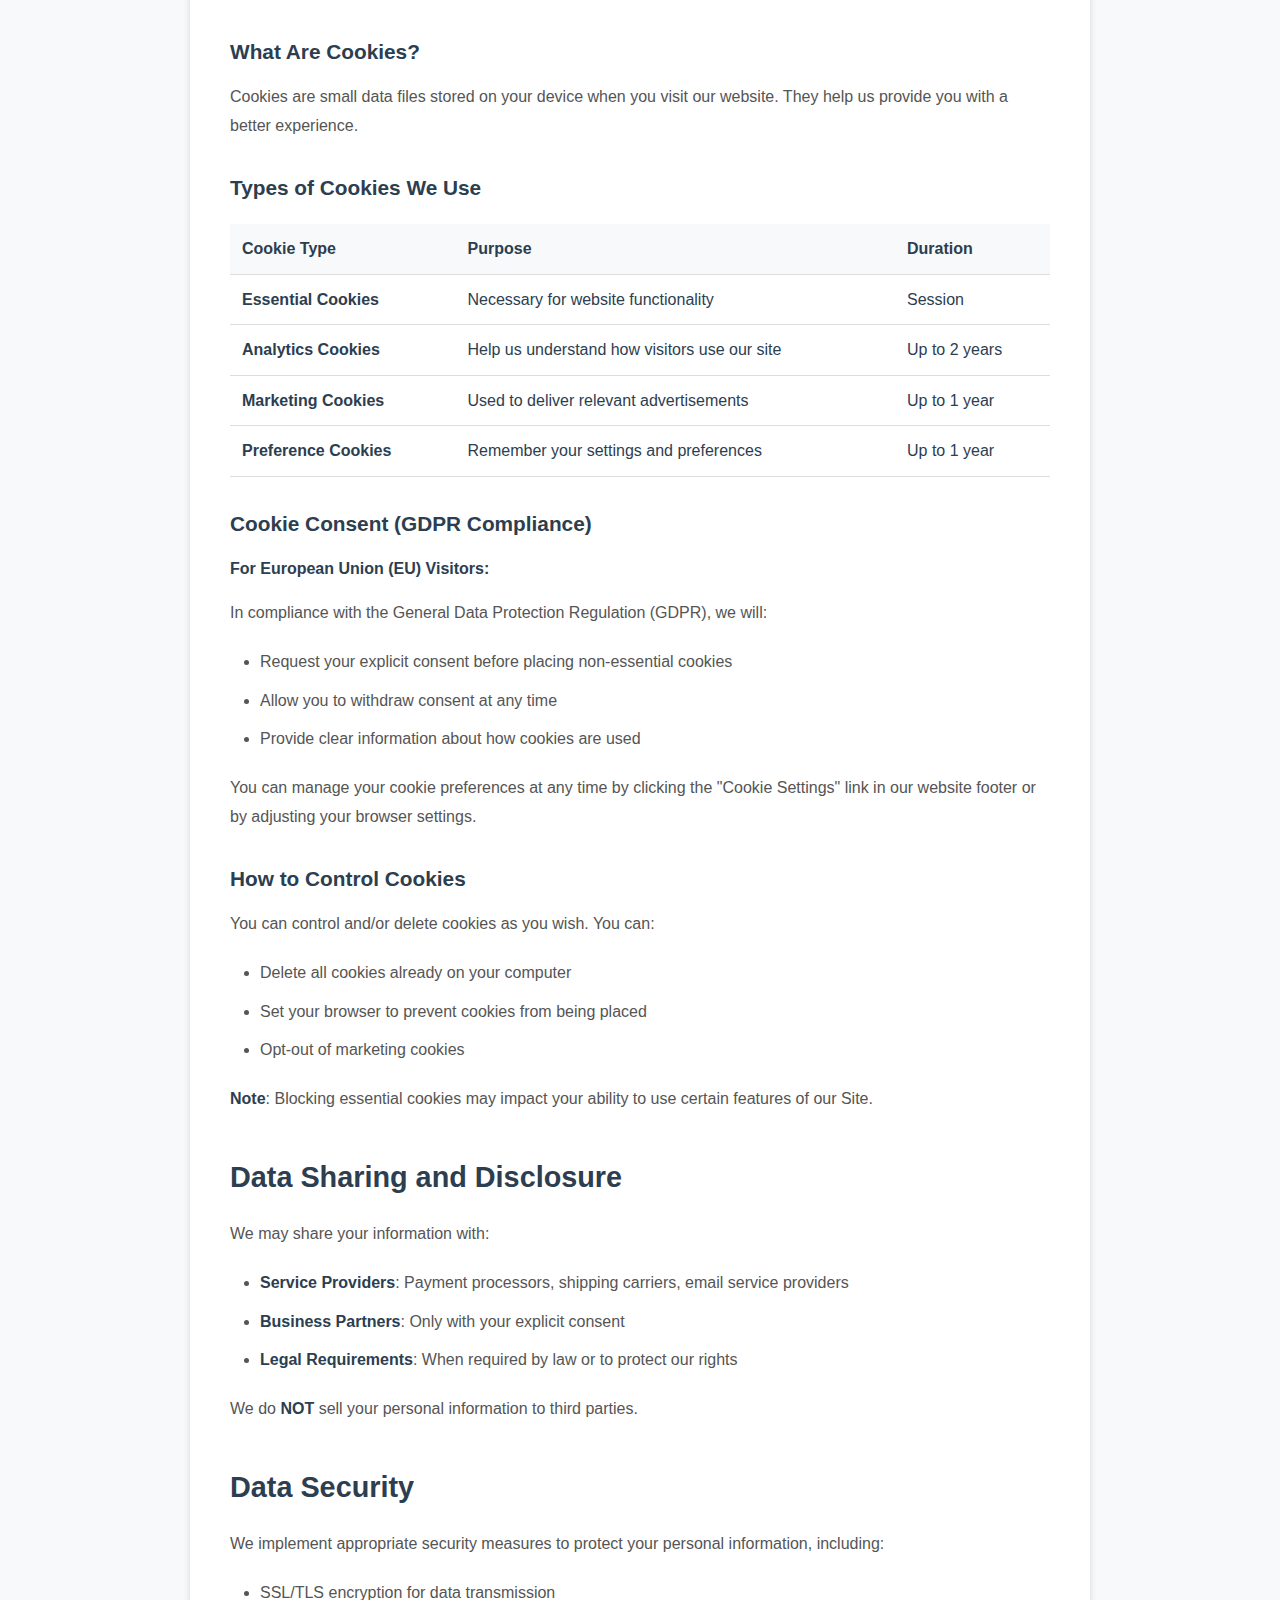
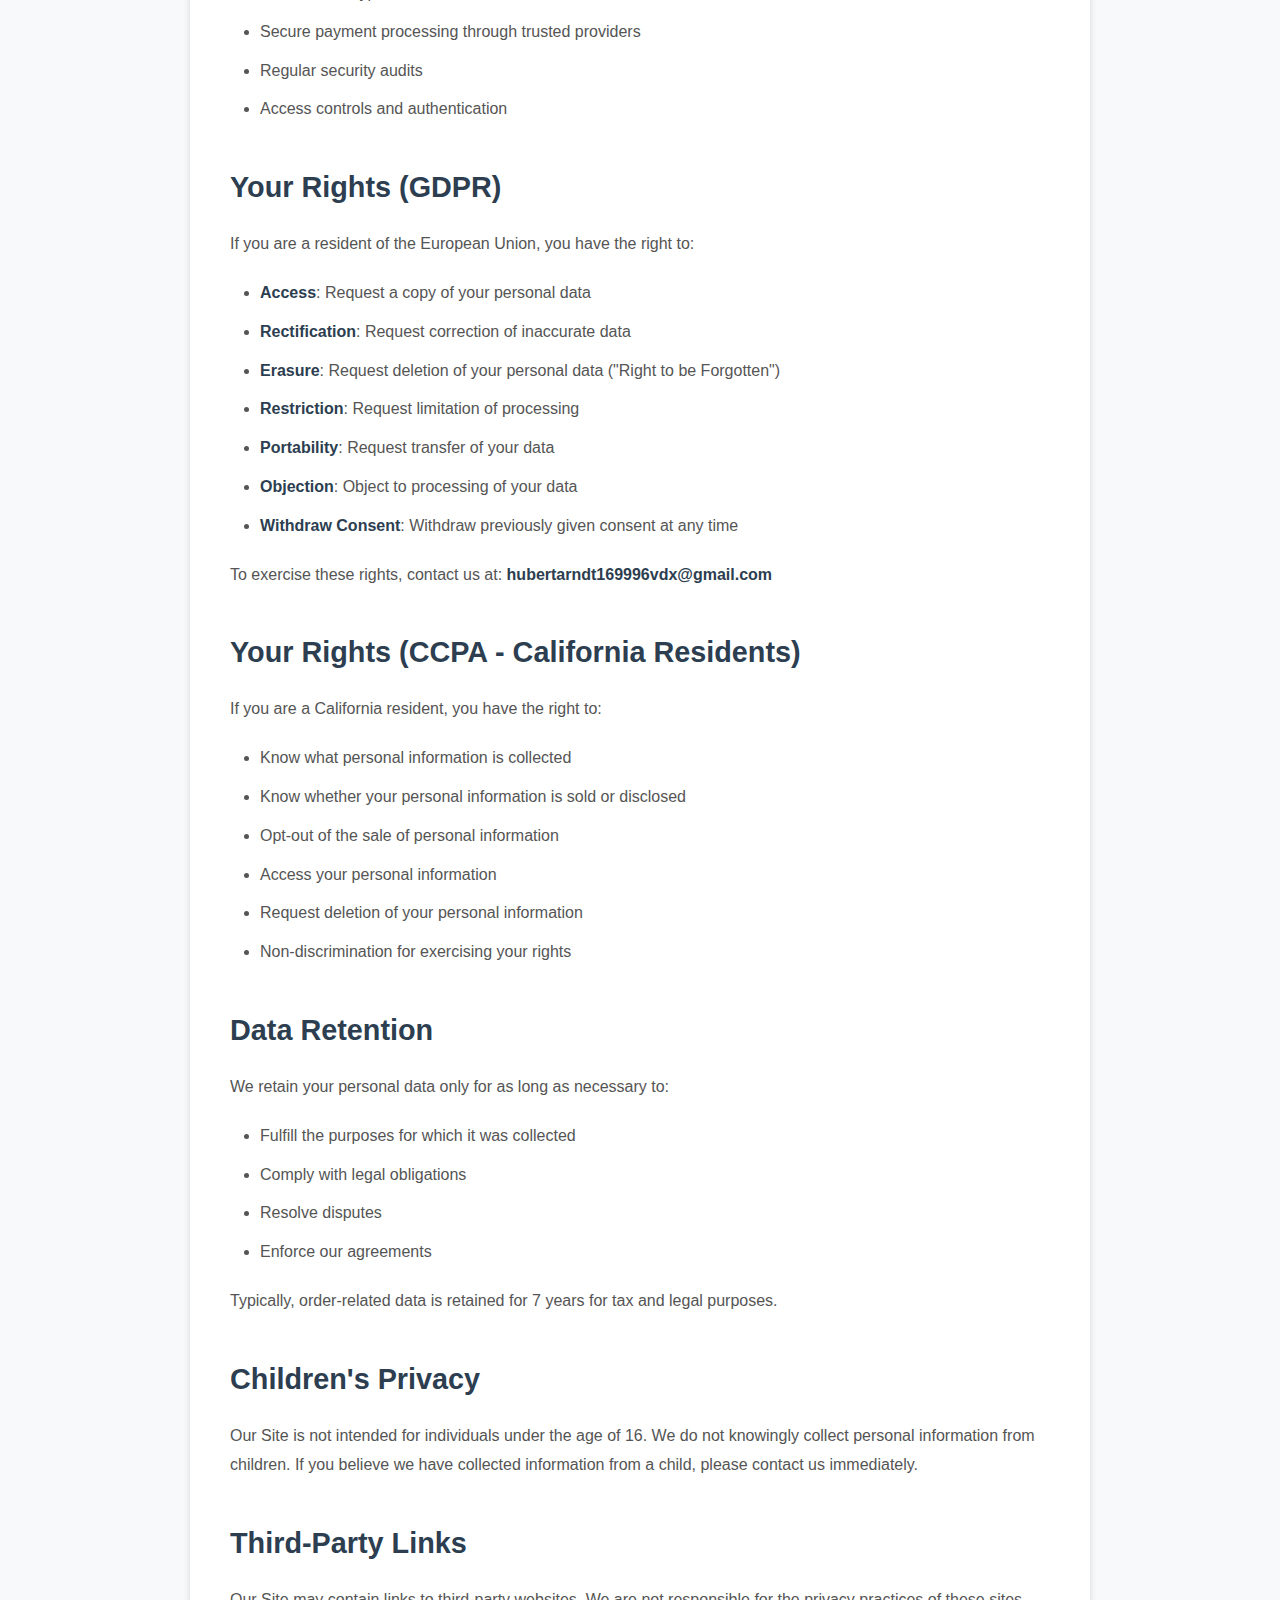
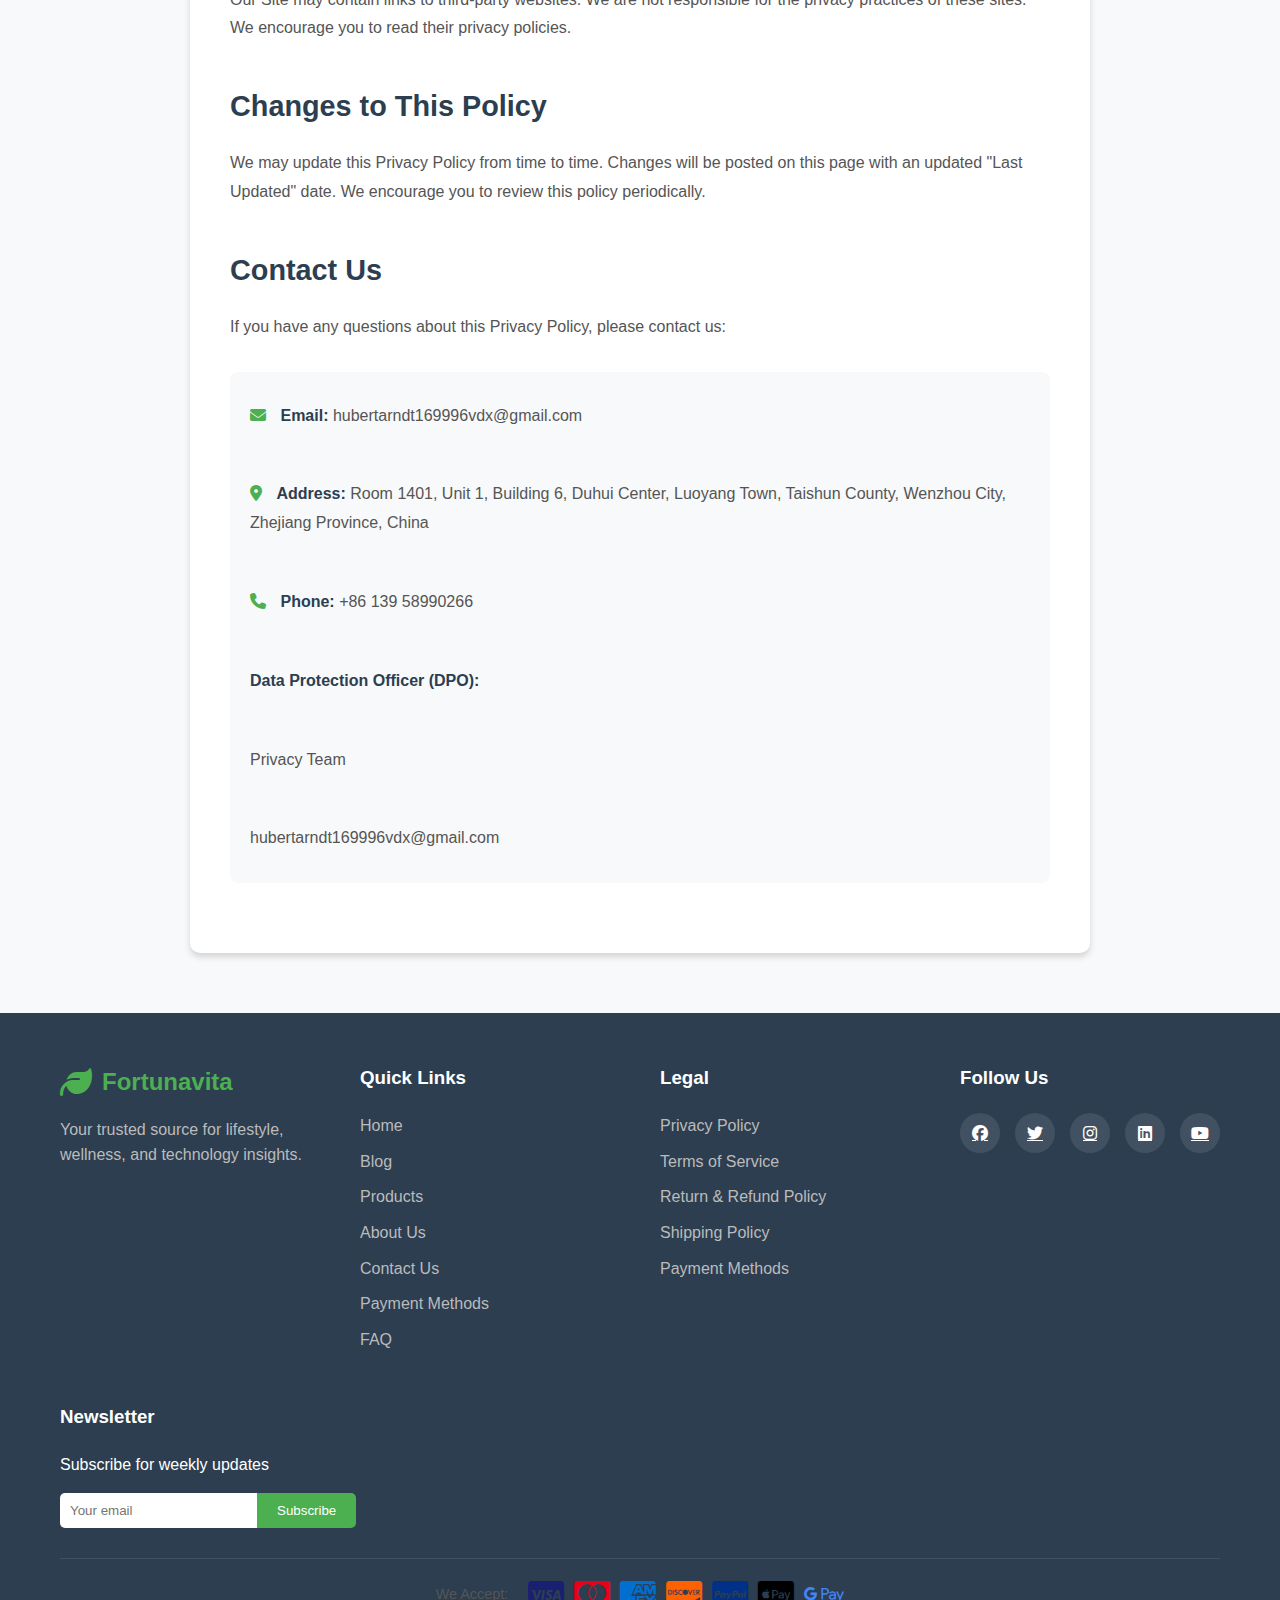
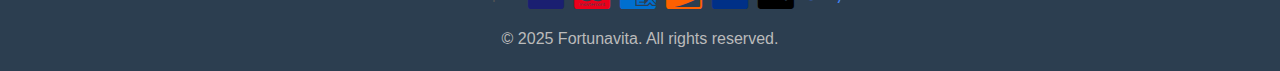
<file: privacy-policy.html>
<!DOCTYPE html>
<html lang="en">
<head>
    <meta charset="UTF-8">
    <meta name="viewport" content="width=device-width, initial-scale=1.0">
    <meta name="description" content="Fortunavita Privacy Policy - Learn how we collect, use, and protect your personal information and data.">
    <meta name="robots" content="index, follow">
    <title>Privacy Policy - Fortunavita</title>
    <link rel="stylesheet" href="styles.css">
    <link rel="stylesheet" href="https://cdnjs.cloudflare.com/ajax/libs/font-awesome/6.4.0/css/all.min.css">
    <style>
        .policy-page {
            padding: 120px 0 60px;
            background: var(--bg-light);
        }
        .policy-container {
            max-width: 900px;
            margin: 0 auto;
            padding: 40px;
            background: var(--bg-white);
            border-radius: 10px;
            box-shadow: var(--shadow-md);
        }
        .policy-container h1 {
            color: var(--primary-color);
            margin-bottom: 30px;
            font-size: 2.5rem;
        }
        .policy-container h2 {
            color: var(--text-dark);
            margin-top: 40px;
            margin-bottom: 20px;
            font-size: 1.8rem;
        }
        .policy-container h3 {
            color: var(--text-dark);
            margin-top: 30px;
            margin-bottom: 15px;
            font-size: 1.3rem;
        }
        .policy-container p {
            margin-bottom: 15px;
            line-height: 1.8;
            color: var(--text-light);
        }
        .policy-container ul, .policy-container ol {
            margin: 20px 0;
            padding-left: 30px;
        }
        .policy-container li {
            margin-bottom: 10px;
            line-height: 1.8;
            color: var(--text-light);
        }
        .policy-container strong {
            color: var(--text-dark);
        }
        .policy-container table {
            width: 100%;
            border-collapse: collapse;
            margin: 20px 0;
        }
        .policy-container table th,
        .policy-container table td {
            padding: 12px;
            text-align: left;
            border-bottom: 1px solid #ddd;
        }
        .policy-container table th {
            background: var(--bg-light);
            font-weight: bold;
            color: var(--text-dark);
        }
        .contact-info {
            background: var(--bg-light);
            padding: 20px;
            border-radius: 8px;
            margin: 30px 0;
        }
        .contact-info p {
            margin: 10px 0;
        }
        .contact-info i {
            margin-right: 10px;
            color: var(--primary-color);
        }
        .last-updated {
            color: var(--text-light);
            font-style: italic;
            margin-bottom: 30px;
        }
    </style>
</head>
<body>
    <!-- Header -->
    <header class="header">
        <nav class="navbar">
            <div class="container">
                <a href="index.html" class="logo">
                    <i class="fas fa-leaf"></i>
                    <span>Fortunavita</span>
                </a>
                <ul class="nav-menu">
                    <li><a href="index.html">Home</a></li>
                    <li><a href="index.html#blog">Blog</a></li>
                    <li><a href="index.html#products">Products</a></li>
                    <li><a href="about-us.html">About</a></li>
                    <li><a href="contact-us.html">Contact</a></li>
                    <li><a href="payment-methods.html">Payment Methods</a></li>
                    <li><a href="faq.html">FAQ</a></li>
                </ul>
                <div class="hamburger">
                    <span></span>
                    <span></span>
                    <span></span>
                </div>
            </div>
        </nav>
    </header>

    <!-- Privacy Policy Content -->
    <section class="policy-page">
        <div class="container">
            <div class="policy-container">
                <h1>Privacy Policy</h1>
                <p class="last-updated">Last Updated: January 1, 2025</p>

                <p>Fortunavita ("we," "us," or "our") operates the website fortunavita.com (the "Site"). This Privacy Policy explains how we collect, use, disclose, and safeguard your information when you visit our Site.</p>

                <h2>Information We Collect</h2>

                <h3>Personal Information</h3>
                <p>When you make a purchase or attempt to make a purchase, we collect:</p>
                <ul>
                    <li>Full name</li>
                    <li>Email address</li>
                    <li>Shipping address</li>
                    <li>Billing address</li>
                    <li>Phone number</li>
                    <li>Payment information (credit card numbers, etc.)</li>
                </ul>

                <h3>Automatically Collected Information</h3>
                <p>When you visit our Site, we automatically collect:</p>
                <ul>
                    <li>IP address</li>
                    <li>Browser type and version</li>
                    <li>Operating system</li>
                    <li>Referring URLs</li>
                    <li>Pages viewed and time spent on pages</li>
                    <li>Device information</li>
                </ul>

                <h2>How We Use Your Information</h2>
                <p>We use the information we collect to:</p>
                <ul>
                    <li>Process and fulfill your orders</li>
                    <li>Communicate with you about your order status</li>
                    <li>Send you marketing communications (with your consent)</li>
                    <li>Improve our website and customer service</li>
                    <li>Prevent fraud and enhance security</li>
                    <li>Comply with legal obligations</li>
                </ul>

                <h2>Cookies and Tracking Technologies</h2>

                <h3>What Are Cookies?</h3>
                <p>Cookies are small data files stored on your device when you visit our website. They help us provide you with a better experience.</p>

                <h3>Types of Cookies We Use</h3>
                <table>
                    <thead>
                        <tr>
                            <th>Cookie Type</th>
                            <th>Purpose</th>
                            <th>Duration</th>
                        </tr>
                    </thead>
                    <tbody>
                        <tr>
                            <td><strong>Essential Cookies</strong></td>
                            <td>Necessary for website functionality</td>
                            <td>Session</td>
                        </tr>
                        <tr>
                            <td><strong>Analytics Cookies</strong></td>
                            <td>Help us understand how visitors use our site</td>
                            <td>Up to 2 years</td>
                        </tr>
                        <tr>
                            <td><strong>Marketing Cookies</strong></td>
                            <td>Used to deliver relevant advertisements</td>
                            <td>Up to 1 year</td>
                        </tr>
                        <tr>
                            <td><strong>Preference Cookies</strong></td>
                            <td>Remember your settings and preferences</td>
                            <td>Up to 1 year</td>
                        </tr>
                    </tbody>
                </table>

                <h3>Cookie Consent (GDPR Compliance)</h3>
                <p><strong>For European Union (EU) Visitors:</strong></p>
                <p>In compliance with the General Data Protection Regulation (GDPR), we will:</p>
                <ul>
                    <li>Request your explicit consent before placing non-essential cookies</li>
                    <li>Allow you to withdraw consent at any time</li>
                    <li>Provide clear information about how cookies are used</li>
                </ul>
                <p>You can manage your cookie preferences at any time by clicking the "Cookie Settings" link in our website footer or by adjusting your browser settings.</p>

                <h3>How to Control Cookies</h3>
                <p>You can control and/or delete cookies as you wish. You can:</p>
                <ul>
                    <li>Delete all cookies already on your computer</li>
                    <li>Set your browser to prevent cookies from being placed</li>
                    <li>Opt-out of marketing cookies</li>
                </ul>
                <p><strong>Note</strong>: Blocking essential cookies may impact your ability to use certain features of our Site.</p>

                <h2>Data Sharing and Disclosure</h2>
                <p>We may share your information with:</p>
                <ul>
                    <li><strong>Service Providers</strong>: Payment processors, shipping carriers, email service providers</li>
                    <li><strong>Business Partners</strong>: Only with your explicit consent</li>
                    <li><strong>Legal Requirements</strong>: When required by law or to protect our rights</li>
                </ul>
                <p>We do <strong>NOT</strong> sell your personal information to third parties.</p>

                <h2>Data Security</h2>
                <p>We implement appropriate security measures to protect your personal information, including:</p>
                <ul>
                    <li>SSL/TLS encryption for data transmission</li>
                    <li>Secure payment processing through trusted providers</li>
                    <li>Regular security audits</li>
                    <li>Access controls and authentication</li>
                </ul>

                <h2>Your Rights (GDPR)</h2>
                <p>If you are a resident of the European Union, you have the right to:</p>
                <ul>
                    <li><strong>Access</strong>: Request a copy of your personal data</li>
                    <li><strong>Rectification</strong>: Request correction of inaccurate data</li>
                    <li><strong>Erasure</strong>: Request deletion of your personal data ("Right to be Forgotten")</li>
                    <li><strong>Restriction</strong>: Request limitation of processing</li>
                    <li><strong>Portability</strong>: Request transfer of your data</li>
                    <li><strong>Objection</strong>: Object to processing of your data</li>
                    <li><strong>Withdraw Consent</strong>: Withdraw previously given consent at any time</li>
                </ul>
                <p>To exercise these rights, contact us at: <strong><span data-contact="email-privacy"></span></strong></p>

                <h2>Your Rights (CCPA - California Residents)</h2>
                <p>If you are a California resident, you have the right to:</p>
                <ul>
                    <li>Know what personal information is collected</li>
                    <li>Know whether your personal information is sold or disclosed</li>
                    <li>Opt-out of the sale of personal information</li>
                    <li>Access your personal information</li>
                    <li>Request deletion of your personal information</li>
                    <li>Non-discrimination for exercising your rights</li>
                </ul>

                <h2>Data Retention</h2>
                <p>We retain your personal data only for as long as necessary to:</p>
                <ul>
                    <li>Fulfill the purposes for which it was collected</li>
                    <li>Comply with legal obligations</li>
                    <li>Resolve disputes</li>
                    <li>Enforce our agreements</li>
                </ul>
                <p>Typically, order-related data is retained for 7 years for tax and legal purposes.</p>

                <h2>Children's Privacy</h2>
                <p>Our Site is not intended for individuals under the age of 16. We do not knowingly collect personal information from children. If you believe we have collected information from a child, please contact us immediately.</p>

                <h2>Third-Party Links</h2>
                <p>Our Site may contain links to third-party websites. We are not responsible for the privacy practices of these sites. We encourage you to read their privacy policies.</p>

                <h2>Changes to This Policy</h2>
                <p>We may update this Privacy Policy from time to time. Changes will be posted on this page with an updated "Last Updated" date. We encourage you to review this policy periodically.</p>

                <h2>Contact Us</h2>
                <p>If you have any questions about this Privacy Policy, please contact us:</p>
                
                <div class="contact-info">
                    <p><i class="fas fa-envelope"></i> <strong>Email:</strong> <span data-contact="email-privacy"></span></p>
                    <p><i class="fas fa-map-marker-alt"></i> <strong>Address:</strong> Room 1401, Unit 1, Building 6, Duhui Center, Luoyang Town, Taishun County, Wenzhou City, Zhejiang Province, China</p>
                    <p><i class="fas fa-phone"></i> <strong>Phone:</strong> <span data-contact="phone"></span></p>
                    <p><strong>Data Protection Officer (DPO):</strong></p>
                    <p>Privacy Team</p>
                    <p><span data-contact="email-dpo"></span></p>
                </div>
            </div>
        </div>
    </section>

    <!-- Footer -->
    <footer class="footer">
        <div class="container">
            <div class="footer-content">
                <div class="footer-brand">
                    <div class="logo">
                        <i class="fas fa-leaf"></i>
                        <span>Fortunavita</span>
                    </div>
                    <p>Your trusted source for lifestyle, wellness, and technology insights.</p>
                </div>
                <div class="footer-links">
                    <h3>Quick Links</h3>
                    <ul>
                        <li><a href="index.html">Home</a></li>
                        <li><a href="index.html#blog">Blog</a></li>
                        <li><a href="index.html#products">Products</a></li>
                        <li><a href="about-us.html">About Us</a></li>
                        <li><a href="contact-us.html">Contact Us</a></li>
                        <li><a href="payment-methods.html">Payment Methods</a></li>
                        <li><a href="faq.html">FAQ</a></li>
                    </ul>
                </div>
                <div class="footer-links">
                    <h3>Legal</h3>
                    <ul>
                        <li><a href="privacy-policy.html">Privacy Policy</a></li>
                        <li><a href="terms-of-service.html">Terms of Service</a></li>
                        <li><a href="return-refund-policy.html">Return & Refund Policy</a></li>
                        <li><a href="shipping-policy.html">Shipping Policy</a></li>
                        <li><a href="payment-methods.html">Payment Methods</a></li>
                    </ul>
                </div>
                <div class="footer-social">
                    <h3>Follow Us</h3>
                    <div class="social-icons">
                        <a href="https://facebook.com" target="_blank" rel="noopener noreferrer" aria-label="Visit our Facebook page"><i class="fab fa-facebook" aria-hidden="true"></i></a>
                        <a href="https://twitter.com" target="_blank" rel="noopener noreferrer" aria-label="Visit our Twitter page"><i class="fab fa-twitter" aria-hidden="true"></i></a>
                        <a href="https://instagram.com" target="_blank" rel="noopener noreferrer" aria-label="Visit our Instagram page"><i class="fab fa-instagram" aria-hidden="true"></i></a>
                        <a href="https://linkedin.com" target="_blank" rel="noopener noreferrer" aria-label="Visit our LinkedIn page"><i class="fab fa-linkedin" aria-hidden="true"></i></a>
                        <a href="https://youtube.com" target="_blank" rel="noopener noreferrer" aria-label="Visit our YouTube channel"><i class="fab fa-youtube" aria-hidden="true"></i></a>
                    </div>
                </div>
                <div class="footer-newsletter">
                    <h3>Newsletter</h3>
                    <p>Subscribe for weekly updates</p>
                    <form class="newsletter-form">
                        <input type="email" placeholder="Your email">
                        <button type="submit">Subscribe</button>
                    </form>
                </div>
            </div>
            <div class="footer-bottom">
                <div style="display: flex; justify-content: center; align-items: center; gap: 20px; margin-bottom: 15px; flex-wrap: wrap;">
                    <span style="color: var(--text-light); font-size: 0.9rem;">We Accept:</span>
                    <div style="display: flex; gap: 10px; align-items: center; flex-wrap: wrap;">
                        <i class="fab fa-cc-visa" style="font-size: 2rem; color: #1a1f71;"></i>
                        <i class="fab fa-cc-mastercard" style="font-size: 2rem; color: #eb001b;"></i>
                        <i class="fab fa-cc-amex" style="font-size: 2rem; color: #006fcf;"></i>
                        <i class="fab fa-cc-discover" style="font-size: 2rem; color: #ff6000;"></i>
                        <i class="fab fa-cc-paypal" style="font-size: 2rem; color: #003087;"></i>
                        <i class="fab fa-cc-apple-pay" style="font-size: 2rem; color: #000;"></i>
                        <i class="fab fa-google-pay" style="font-size: 2rem; color: #4285f4;"></i>
                    </div>
                </div>
                <p>&copy; 2025 Fortunavita. All rights reserved.</p>
            </div>
        </div>
    </footer>

    <!-- Back to Top Button -->
    <button id="backToTop" class="back-to-top">
        <i class="fas fa-arrow-up"></i>
    </button>

    <script src="contact-info.js"></script>
    <script src="script.js"></script>
</body>
</html>
</file>
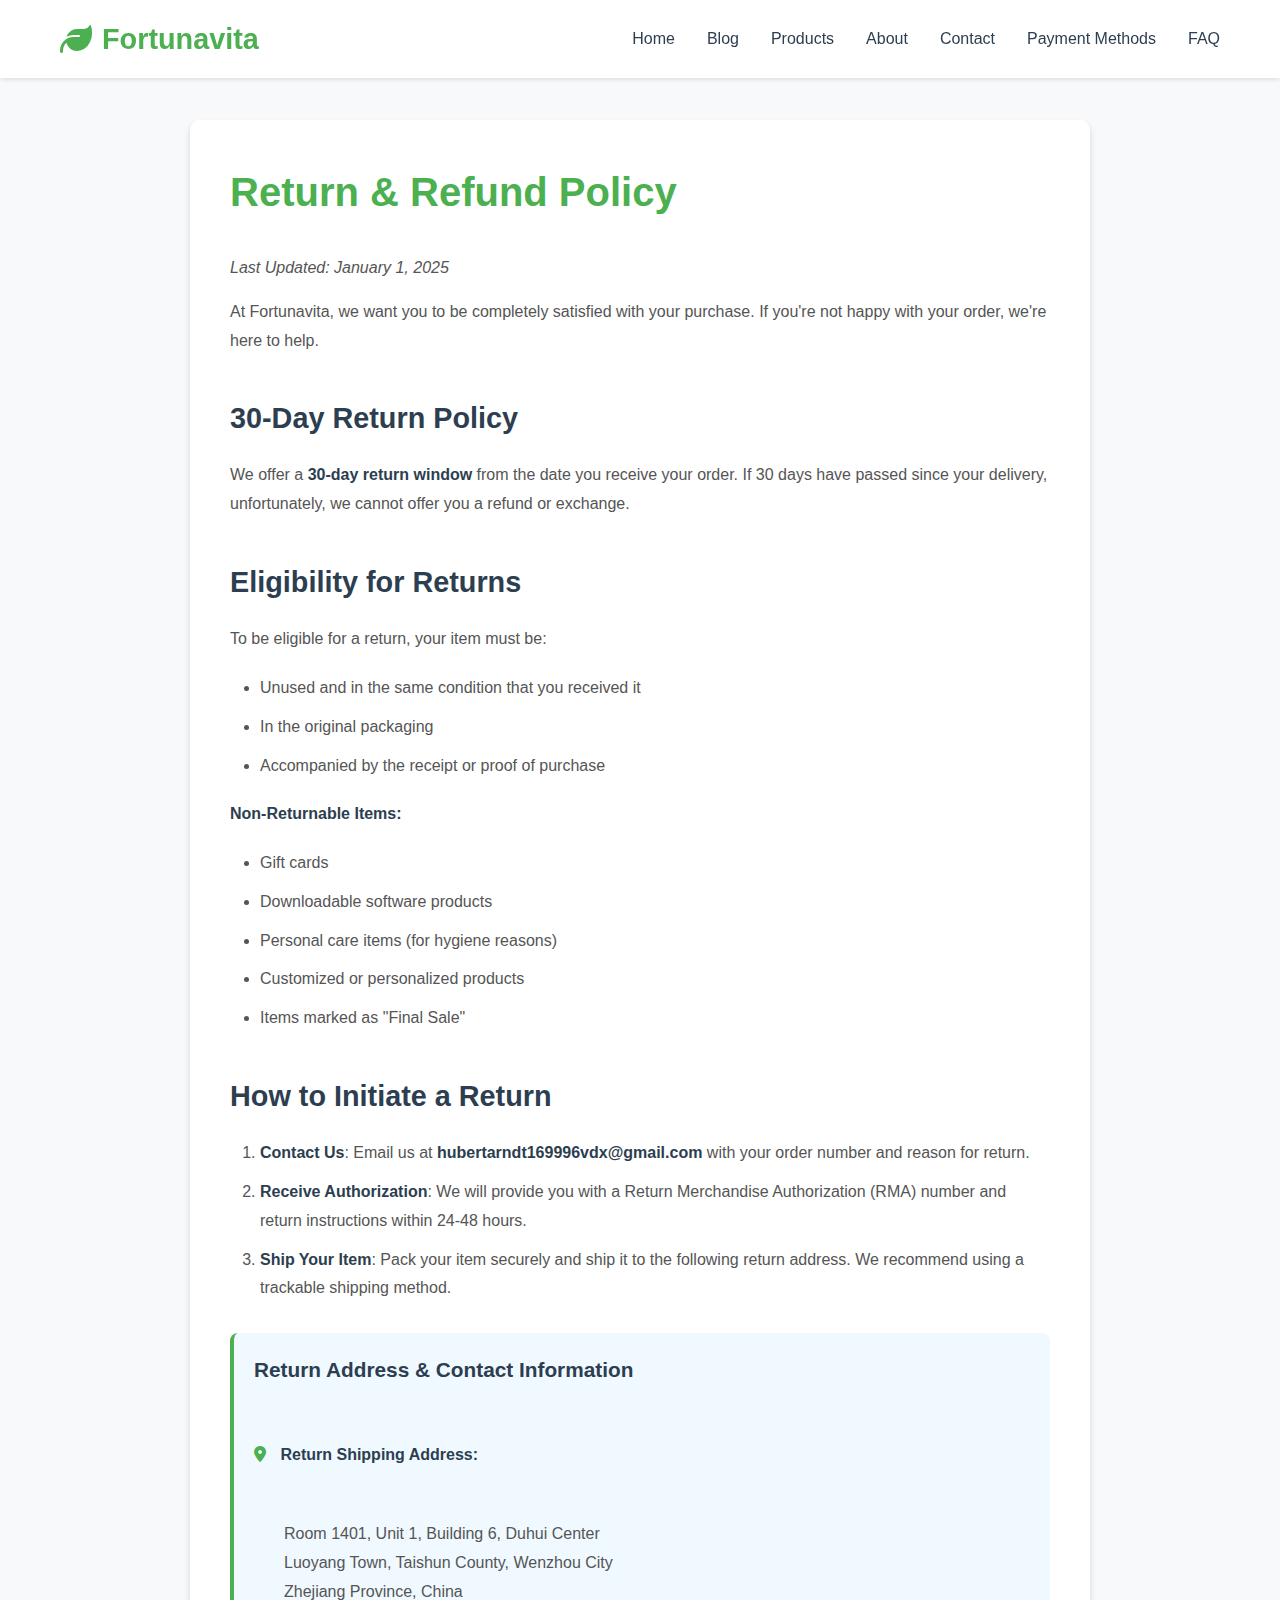
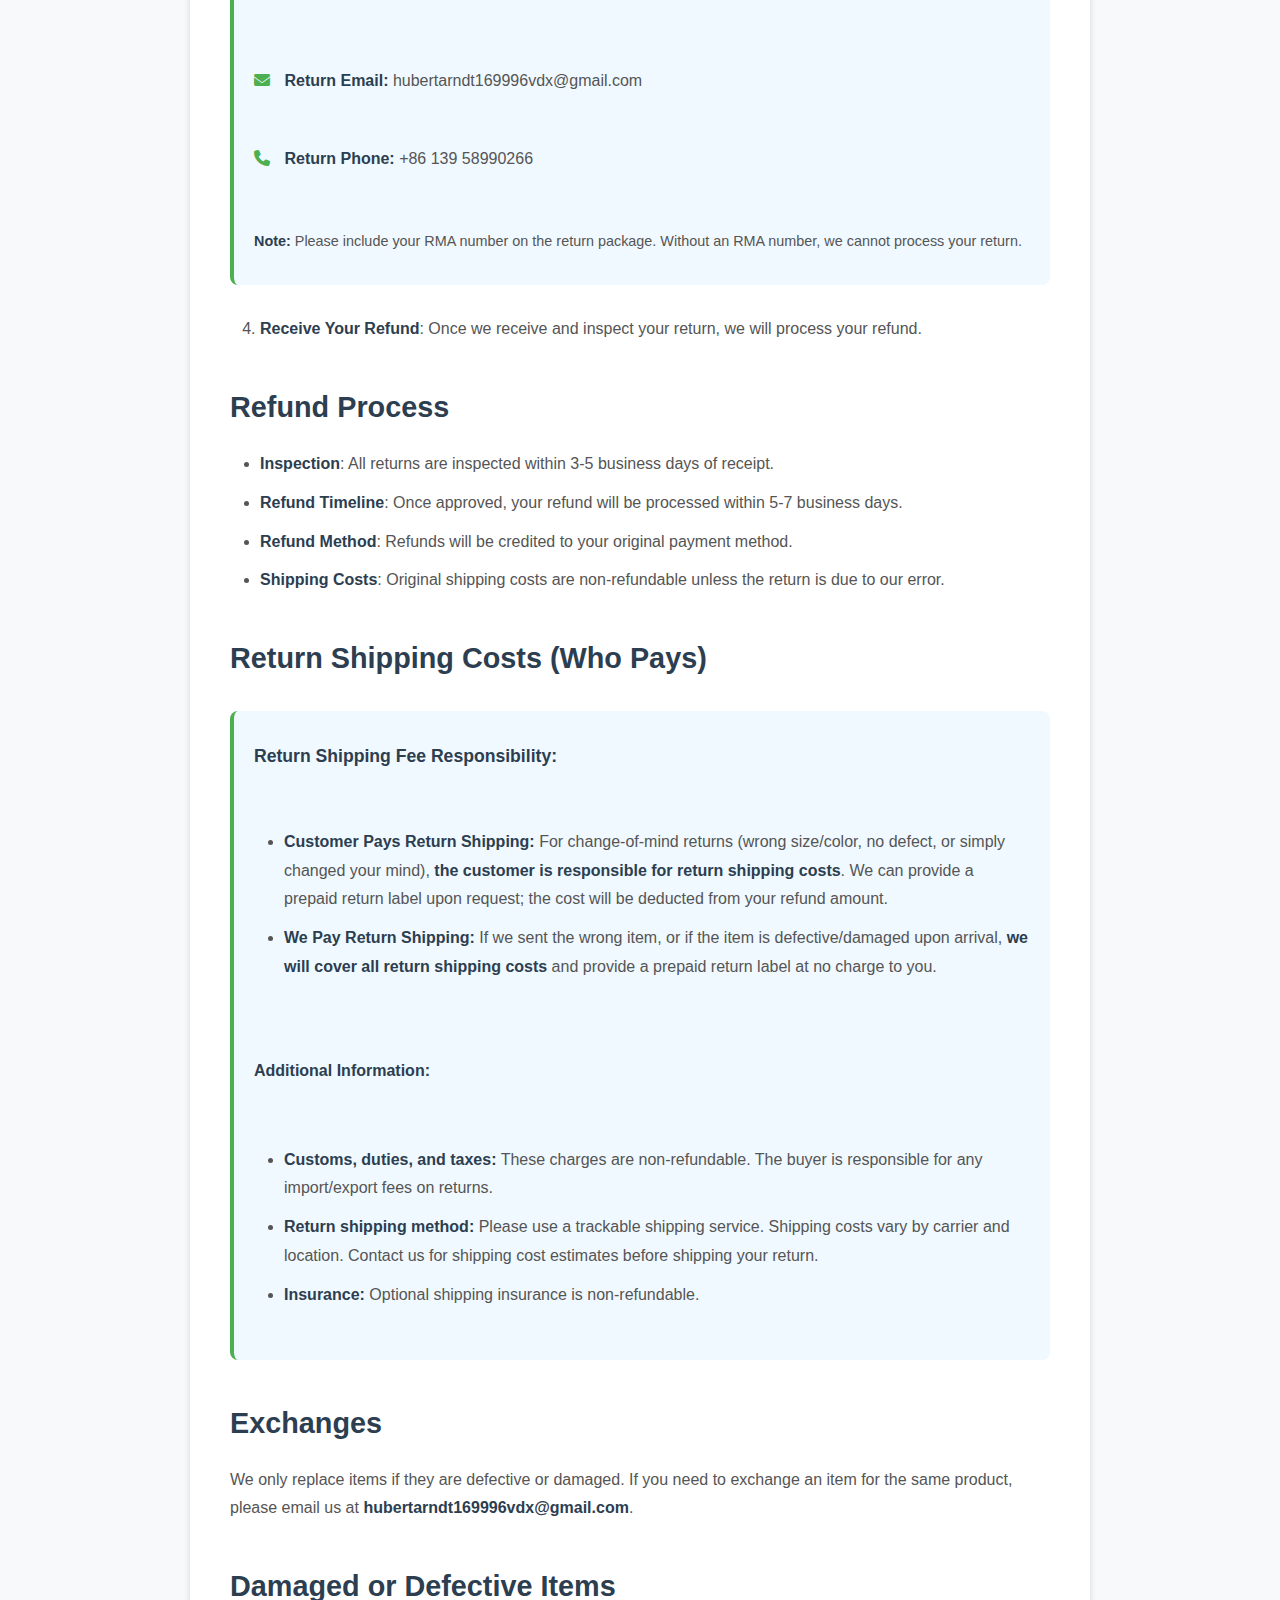
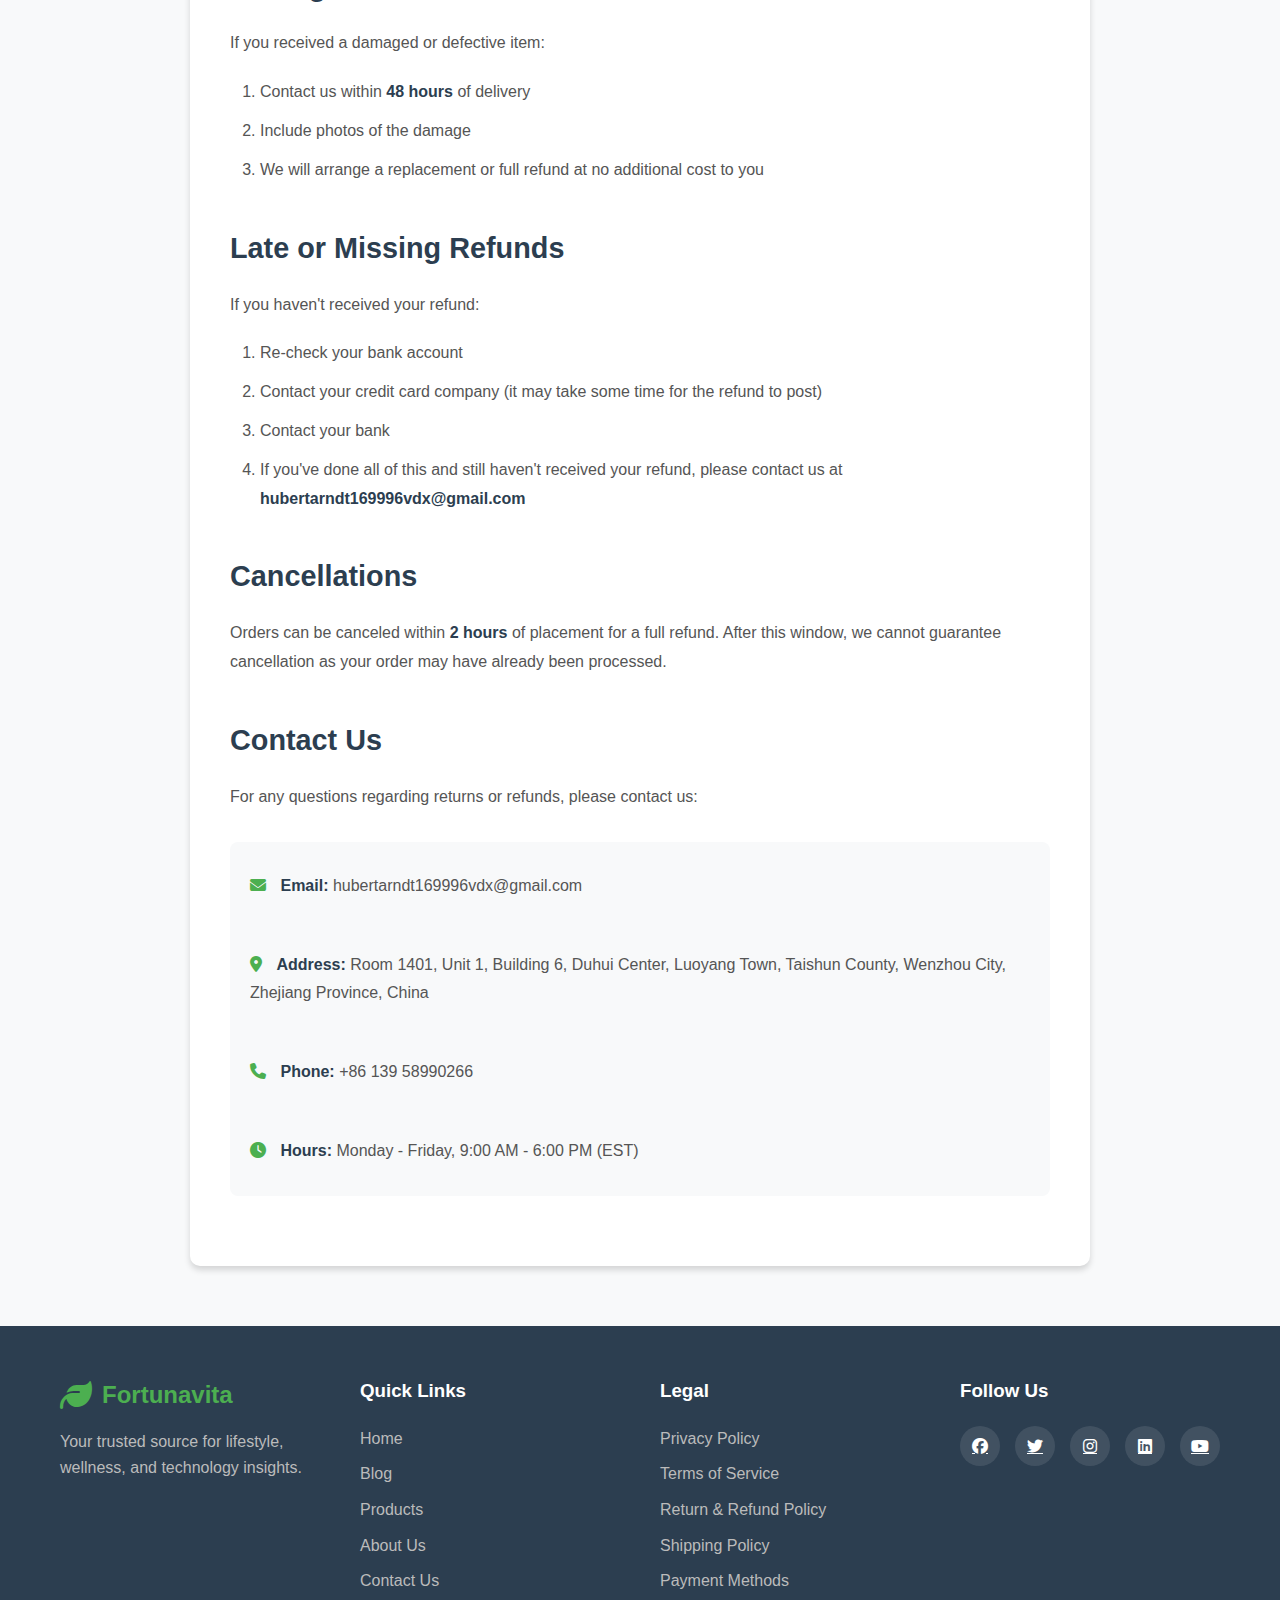
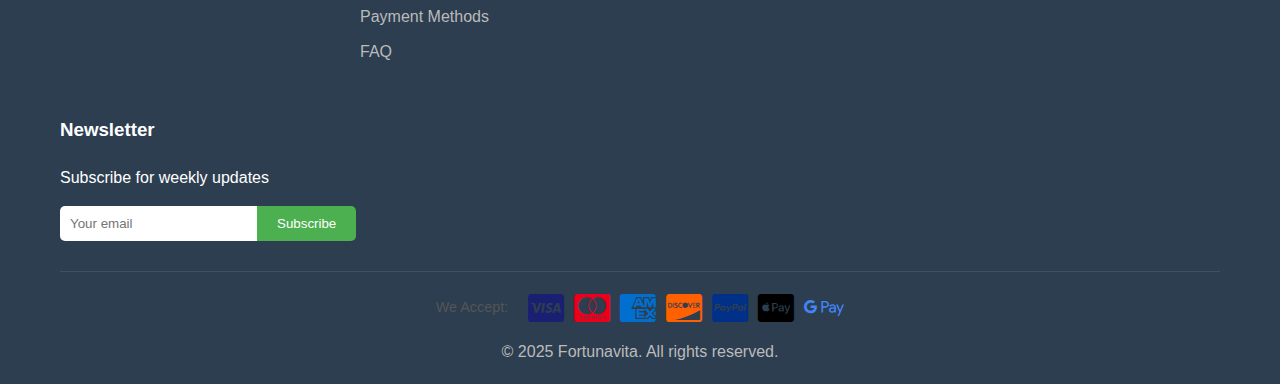
<file: return-refund-policy.html>
<!DOCTYPE html>
<html lang="en">
<head>
    <meta charset="UTF-8">
    <meta name="viewport" content="width=device-width, initial-scale=1.0">
    <title>Return & Refund Policy - Fortunavita</title>
    <link rel="stylesheet" href="styles.css">
    <link rel="stylesheet" href="https://cdnjs.cloudflare.com/ajax/libs/font-awesome/6.4.0/css/all.min.css">
    <style>
        .policy-page {
            padding: 120px 0 60px;
            background: var(--bg-light);
        }
        .policy-container {
            max-width: 900px;
            margin: 0 auto;
            padding: 40px;
            background: var(--bg-white);
            border-radius: 10px;
            box-shadow: var(--shadow-md);
        }
        .policy-container h1 {
            color: var(--primary-color);
            margin-bottom: 30px;
            font-size: 2.5rem;
        }
        .policy-container h2 {
            color: var(--text-dark);
            margin-top: 40px;
            margin-bottom: 20px;
            font-size: 1.8rem;
        }
        .policy-container h3 {
            color: var(--text-dark);
            margin-top: 30px;
            margin-bottom: 15px;
            font-size: 1.3rem;
        }
        .policy-container p {
            margin-bottom: 15px;
            line-height: 1.8;
            color: var(--text-light);
        }
        .policy-container ul, .policy-container ol {
            margin: 20px 0;
            padding-left: 30px;
        }
        .policy-container li {
            margin-bottom: 10px;
            line-height: 1.8;
            color: var(--text-light);
        }
        .policy-container strong {
            color: var(--text-dark);
        }
        .contact-info {
            background: var(--bg-light);
            padding: 20px;
            border-radius: 8px;
            margin: 30px 0;
        }
        .contact-info p {
            margin: 10px 0;
        }
        .contact-info i {
            margin-right: 10px;
            color: var(--primary-color);
        }
        .last-updated {
            color: var(--text-light);
            font-style: italic;
            margin-bottom: 30px;
        }
    </style>
</head>
<body>
    <!-- Header -->
    <header class="header">
        <nav class="navbar">
            <div class="container">
                <a href="index.html" class="logo">
                    <i class="fas fa-leaf"></i>
                    <span>Fortunavita</span>
                </a>
                <ul class="nav-menu">
                    <li><a href="index.html">Home</a></li>
                    <li><a href="index.html#blog">Blog</a></li>
                    <li><a href="index.html#products">Products</a></li>
                    <li><a href="about-us.html">About</a></li>
                    <li><a href="contact-us.html">Contact</a></li>
                    <li><a href="payment-methods.html">Payment Methods</a></li>
                    <li><a href="faq.html">FAQ</a></li>
                </ul>
                <div class="hamburger">
                    <span></span>
                    <span></span>
                    <span></span>
                </div>
            </div>
        </nav>
    </header>

    <!-- Return & Refund Policy Content -->
    <section class="policy-page">
        <div class="container">
            <div class="policy-container">
                <h1>Return & Refund Policy</h1>
                <p class="last-updated">Last Updated: January 1, 2025</p>

                <p>At Fortunavita, we want you to be completely satisfied with your purchase. If you're not happy with your order, we're here to help.</p>

                <h2>30-Day Return Policy</h2>
                <p>We offer a <strong>30-day return window</strong> from the date you receive your order. If 30 days have passed since your delivery, unfortunately, we cannot offer you a refund or exchange.</p>

                <h2>Eligibility for Returns</h2>
                <p>To be eligible for a return, your item must be:</p>
                <ul>
                    <li>Unused and in the same condition that you received it</li>
                    <li>In the original packaging</li>
                    <li>Accompanied by the receipt or proof of purchase</li>
                </ul>

                <p><strong>Non-Returnable Items:</strong></p>
                <ul>
                    <li>Gift cards</li>
                    <li>Downloadable software products</li>
                    <li>Personal care items (for hygiene reasons)</li>
                    <li>Customized or personalized products</li>
                    <li>Items marked as "Final Sale"</li>
                </ul>

                <h2>How to Initiate a Return</h2>
                <ol>
                    <li><strong>Contact Us</strong>: Email us at <strong><span data-contact="email-returns"></span></strong> with your order number and reason for return.</li>
                    <li><strong>Receive Authorization</strong>: We will provide you with a Return Merchandise Authorization (RMA) number and return instructions within 24-48 hours.</li>
                    <li><strong>Ship Your Item</strong>: Pack your item securely and ship it to the following return address. We recommend using a trackable shipping method.</li>
                </ol>
                
                <div class="contact-info" style="background: #f0f9ff; border-left: 4px solid var(--primary-color); margin: 30px 0;">
                    <h3 style="margin-top: 0; color: var(--text-dark);">Return Address & Contact Information</h3>
                    <p><i class="fas fa-map-marker-alt"></i> <strong>Return Shipping Address:</strong></p>
                    <p style="margin-left: 30px; margin-top: 10px;">
                        Room 1401, Unit 1, Building 6, Duhui Center<br>
                        Luoyang Town, Taishun County, Wenzhou City<br>
                        Zhejiang Province, China
                    </p>
                    <p style="margin-top: 20px;"><i class="fas fa-envelope"></i> <strong>Return Email:</strong> <span data-contact="email-returns" data-fallback="returns@fortunavita.com">returns@fortunavita.com</span></p>
                    <p><i class="fas fa-phone"></i> <strong>Return Phone:</strong> <span data-contact="phone" data-fallback="+86 577 0000 0000">+86 577 0000 0000</span></p>
                    <p style="margin-top: 15px; font-size: 0.9rem; color: var(--text-light);"><strong>Note:</strong> Please include your RMA number on the return package. Without an RMA number, we cannot process your return.</p>
                </div>
                
                <ol start="4">
                    <li><strong>Receive Your Refund</strong>: Once we receive and inspect your return, we will process your refund.</li>
                </ol>

                <h2>Refund Process</h2>
                <ul>
                    <li><strong>Inspection</strong>: All returns are inspected within 3-5 business days of receipt.</li>
                    <li><strong>Refund Timeline</strong>: Once approved, your refund will be processed within 5-7 business days.</li>
                    <li><strong>Refund Method</strong>: Refunds will be credited to your original payment method.</li>
                    <li><strong>Shipping Costs</strong>: Original shipping costs are non-refundable unless the return is due to our error.</li>
                </ul>

                <h2>Return Shipping Costs (Who Pays)</h2>
                <div class="contact-info" style="background: #f0f9ff; border-left: 4px solid var(--primary-color);">
                    <p><strong style="font-size: 1.1rem; color: var(--text-dark);">Return Shipping Fee Responsibility:</strong></p>
                    <ul style="margin-top: 15px;">
                        <li><strong>Customer Pays Return Shipping:</strong> For change-of-mind returns (wrong size/color, no defect, or simply changed your mind), <strong>the customer is responsible for return shipping costs</strong>. We can provide a prepaid return label upon request; the cost will be deducted from your refund amount.</li>
                        <li><strong>We Pay Return Shipping:</strong> If we sent the wrong item, or if the item is defective/damaged upon arrival, <strong>we will cover all return shipping costs</strong> and provide a prepaid return label at no charge to you.</li>
                    </ul>
                    <p style="margin-top: 15px;"><strong>Additional Information:</strong></p>
                    <ul>
                        <li><strong>Customs, duties, and taxes:</strong> These charges are non-refundable. The buyer is responsible for any import/export fees on returns.</li>
                        <li><strong>Return shipping method:</strong> Please use a trackable shipping service. Shipping costs vary by carrier and location. Contact us for shipping cost estimates before shipping your return.</li>
                        <li><strong>Insurance:</strong> Optional shipping insurance is non-refundable.</li>
                    </ul>
                </div>

                <h2>Exchanges</h2>
                <p>We only replace items if they are defective or damaged. If you need to exchange an item for the same product, please email us at <strong><span data-contact="email-exchanges"></span></strong>.</p>

                <h2>Damaged or Defective Items</h2>
                <p>If you received a damaged or defective item:</p>
                <ol>
                    <li>Contact us within <strong>48 hours</strong> of delivery</li>
                    <li>Include photos of the damage</li>
                    <li>We will arrange a replacement or full refund at no additional cost to you</li>
                </ol>

                <h2>Late or Missing Refunds</h2>
                <p>If you haven't received your refund:</p>
                <ol>
                    <li>Re-check your bank account</li>
                    <li>Contact your credit card company (it may take some time for the refund to post)</li>
                    <li>Contact your bank</li>
                    <li>If you've done all of this and still haven't received your refund, please contact us at <strong><span data-contact="email"></span></strong></li>
                </ol>

                <h2>Cancellations</h2>
                <p>Orders can be canceled within <strong>2 hours</strong> of placement for a full refund. After this window, we cannot guarantee cancellation as your order may have already been processed.</p>

                <h2>Contact Us</h2>
                <p>For any questions regarding returns or refunds, please contact us:</p>
                
                <div class="contact-info">
                    <p><i class="fas fa-envelope"></i> <strong>Email:</strong> <span data-contact="email"></span></p>
                    <p><i class="fas fa-map-marker-alt"></i> <strong>Address:</strong> Room 1401, Unit 1, Building 6, Duhui Center, Luoyang Town, Taishun County, Wenzhou City, Zhejiang Province, China</p>
                    <p><i class="fas fa-phone"></i> <strong>Phone:</strong> <span data-contact="phone"></span></p>
                    <p><i class="fas fa-clock"></i> <strong>Hours:</strong> Monday - Friday, 9:00 AM - 6:00 PM (EST)</p>
                </div>
            </div>
        </div>
    </section>

    <!-- Footer -->
    <footer class="footer">
        <div class="container">
            <div class="footer-content">
                <div class="footer-brand">
                    <div class="logo">
                        <i class="fas fa-leaf"></i>
                        <span>Fortunavita</span>
                    </div>
                    <p>Your trusted source for lifestyle, wellness, and technology insights.</p>
                </div>
                <div class="footer-links">
                    <h3>Quick Links</h3>
                    <ul>
                        <li><a href="index.html">Home</a></li>
                        <li><a href="index.html#blog">Blog</a></li>
                        <li><a href="index.html#products">Products</a></li>
                        <li><a href="about-us.html">About Us</a></li>
                        <li><a href="contact-us.html">Contact Us</a></li>
                        <li><a href="payment-methods.html">Payment Methods</a></li>
                        <li><a href="faq.html">FAQ</a></li>
                    </ul>
                </div>
                <div class="footer-links">
                    <h3>Legal</h3>
                    <ul>
                        <li><a href="privacy-policy.html">Privacy Policy</a></li>
                        <li><a href="terms-of-service.html">Terms of Service</a></li>
                        <li><a href="return-refund-policy.html">Return & Refund Policy</a></li>
                        <li><a href="shipping-policy.html">Shipping Policy</a></li>
                        <li><a href="payment-methods.html">Payment Methods</a></li>
                    </ul>
                </div>
                <div class="footer-social">
                    <h3>Follow Us</h3>
                    <div class="social-icons">
                        <a href="https://facebook.com" target="_blank" rel="noopener noreferrer" aria-label="Visit our Facebook page"><i class="fab fa-facebook" aria-hidden="true"></i></a>
                        <a href="https://twitter.com" target="_blank" rel="noopener noreferrer" aria-label="Visit our Twitter page"><i class="fab fa-twitter" aria-hidden="true"></i></a>
                        <a href="https://instagram.com" target="_blank" rel="noopener noreferrer" aria-label="Visit our Instagram page"><i class="fab fa-instagram" aria-hidden="true"></i></a>
                        <a href="https://linkedin.com" target="_blank" rel="noopener noreferrer" aria-label="Visit our LinkedIn page"><i class="fab fa-linkedin" aria-hidden="true"></i></a>
                        <a href="https://youtube.com" target="_blank" rel="noopener noreferrer" aria-label="Visit our YouTube channel"><i class="fab fa-youtube" aria-hidden="true"></i></a>
                    </div>
                </div>
                <div class="footer-newsletter">
                    <h3>Newsletter</h3>
                    <p>Subscribe for weekly updates</p>
                    <form class="newsletter-form">
                        <input type="email" placeholder="Your email">
                        <button type="submit">Subscribe</button>
                    </form>
                </div>
            </div>
            <div class="footer-bottom">
                <div style="display: flex; justify-content: center; align-items: center; gap: 20px; margin-bottom: 15px; flex-wrap: wrap;">
                    <span style="color: var(--text-light); font-size: 0.9rem;">We Accept:</span>
                    <div style="display: flex; gap: 10px; align-items: center; flex-wrap: wrap;">
                        <i class="fab fa-cc-visa" style="font-size: 2rem; color: #1a1f71;"></i>
                        <i class="fab fa-cc-mastercard" style="font-size: 2rem; color: #eb001b;"></i>
                        <i class="fab fa-cc-amex" style="font-size: 2rem; color: #006fcf;"></i>
                        <i class="fab fa-cc-discover" style="font-size: 2rem; color: #ff6000;"></i>
                        <i class="fab fa-cc-paypal" style="font-size: 2rem; color: #003087;"></i>
                        <i class="fab fa-cc-apple-pay" style="font-size: 2rem; color: #000;"></i>
                        <i class="fab fa-google-pay" style="font-size: 2rem; color: #4285f4;"></i>
                    </div>
                </div>
                <p>&copy; 2025 Fortunavita. All rights reserved.</p>
            </div>
        </div>
    </footer>

    <!-- Back to Top Button -->
    <button id="backToTop" class="back-to-top">
        <i class="fas fa-arrow-up"></i>
    </button>

    <script src="contact-info.js"></script>
    <script src="script.js"></script>
</body>
</html>
</file>
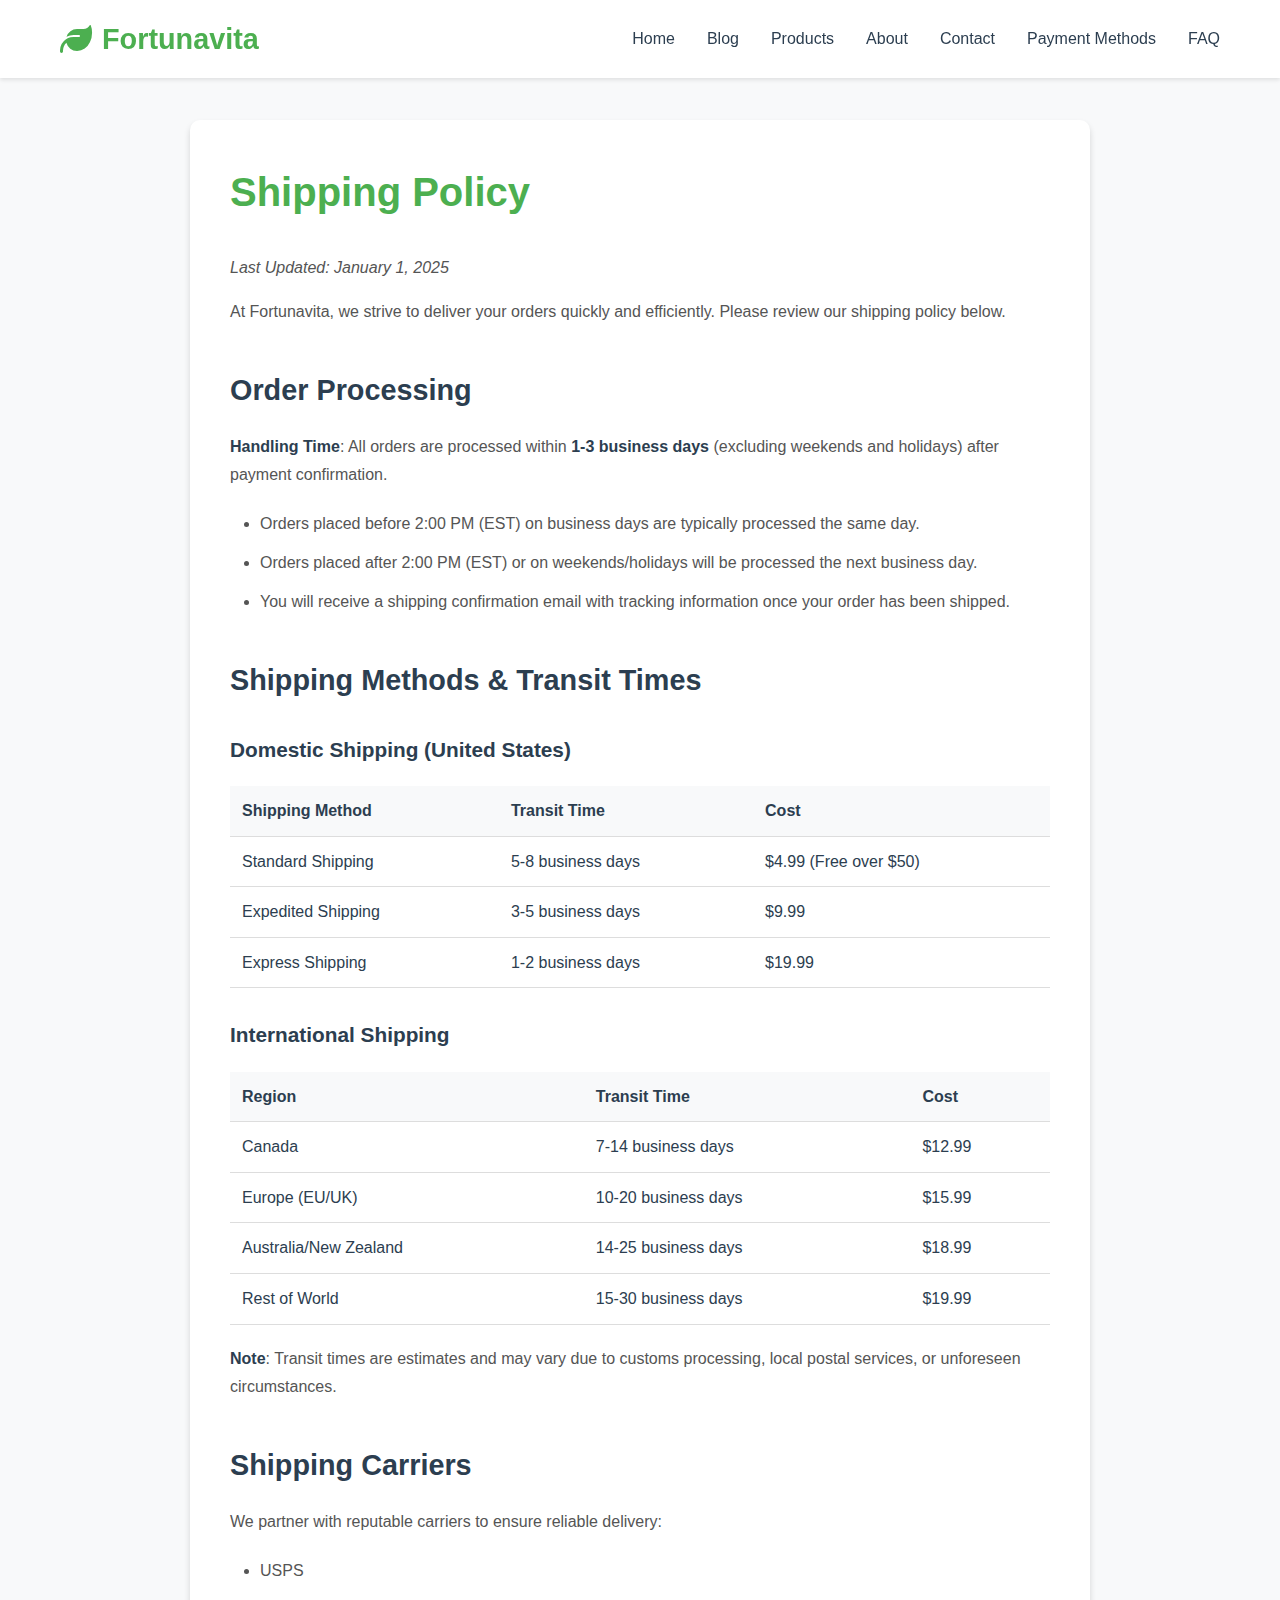
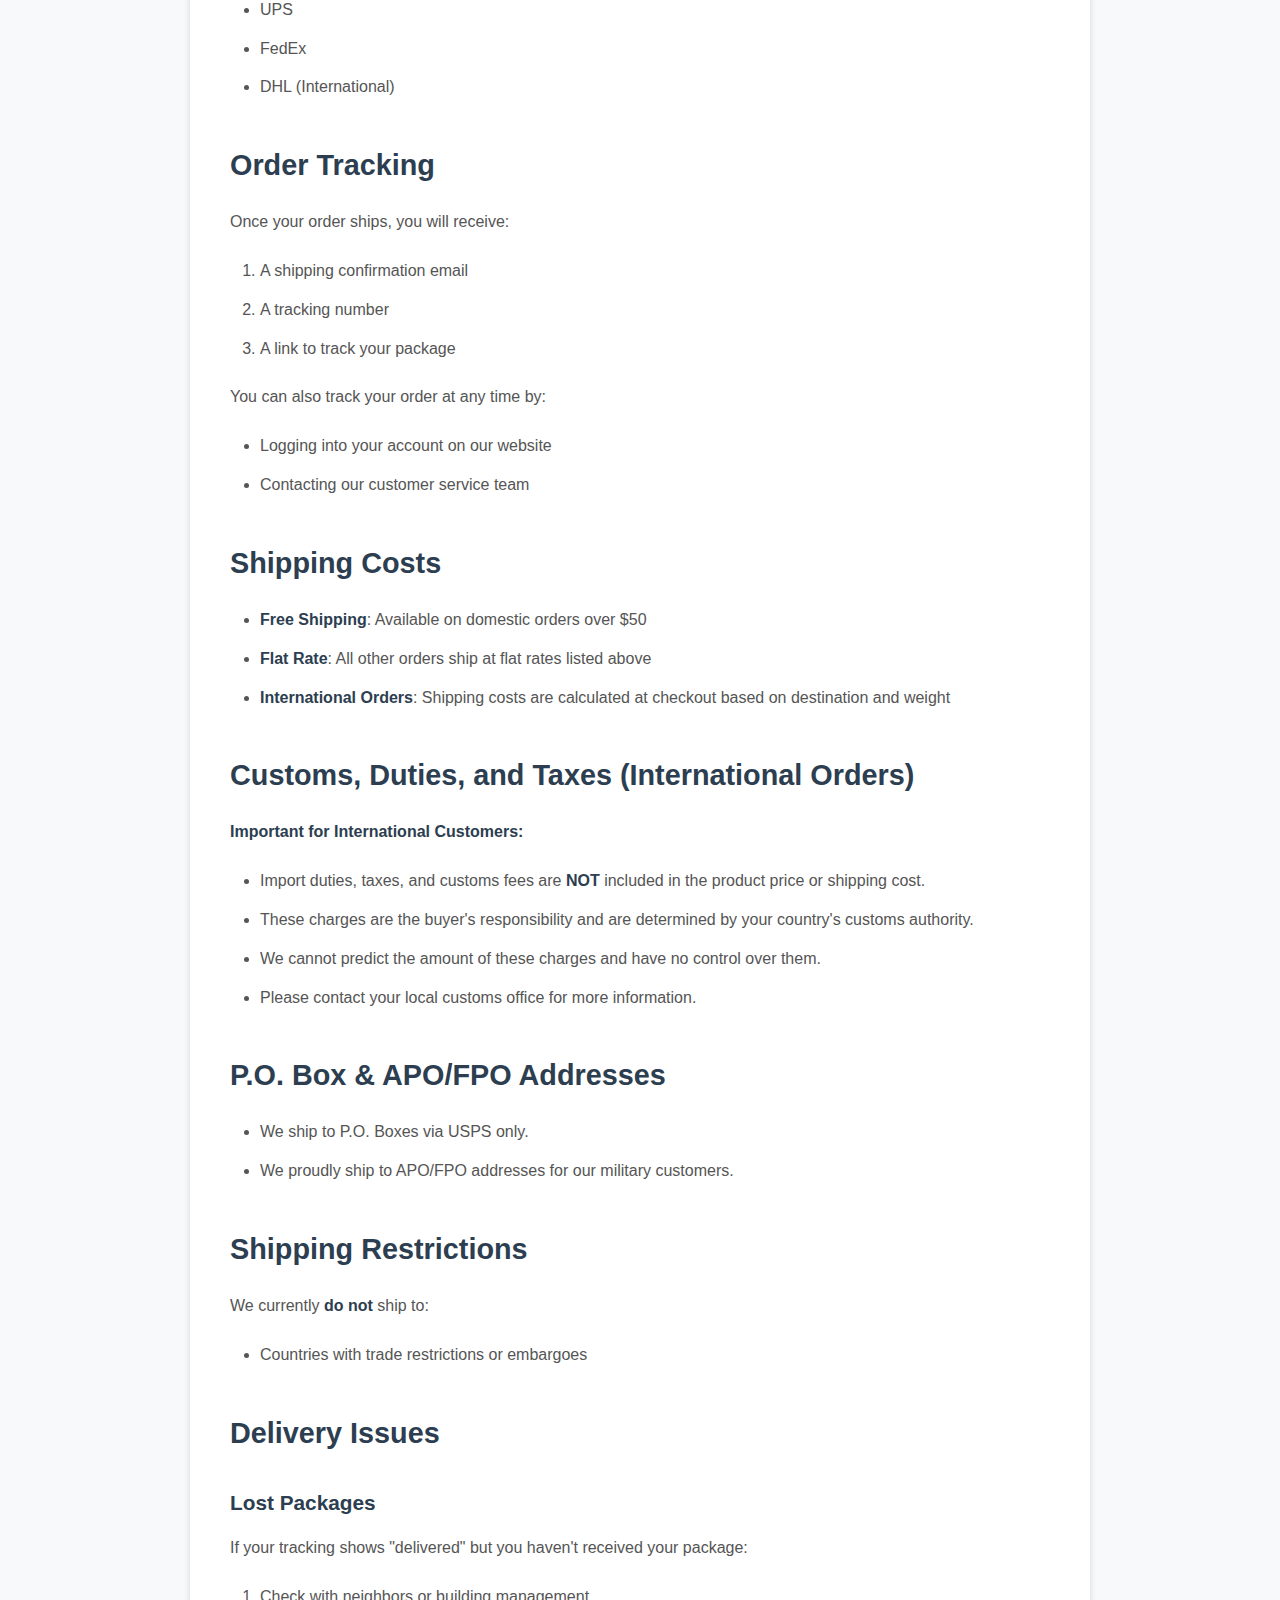
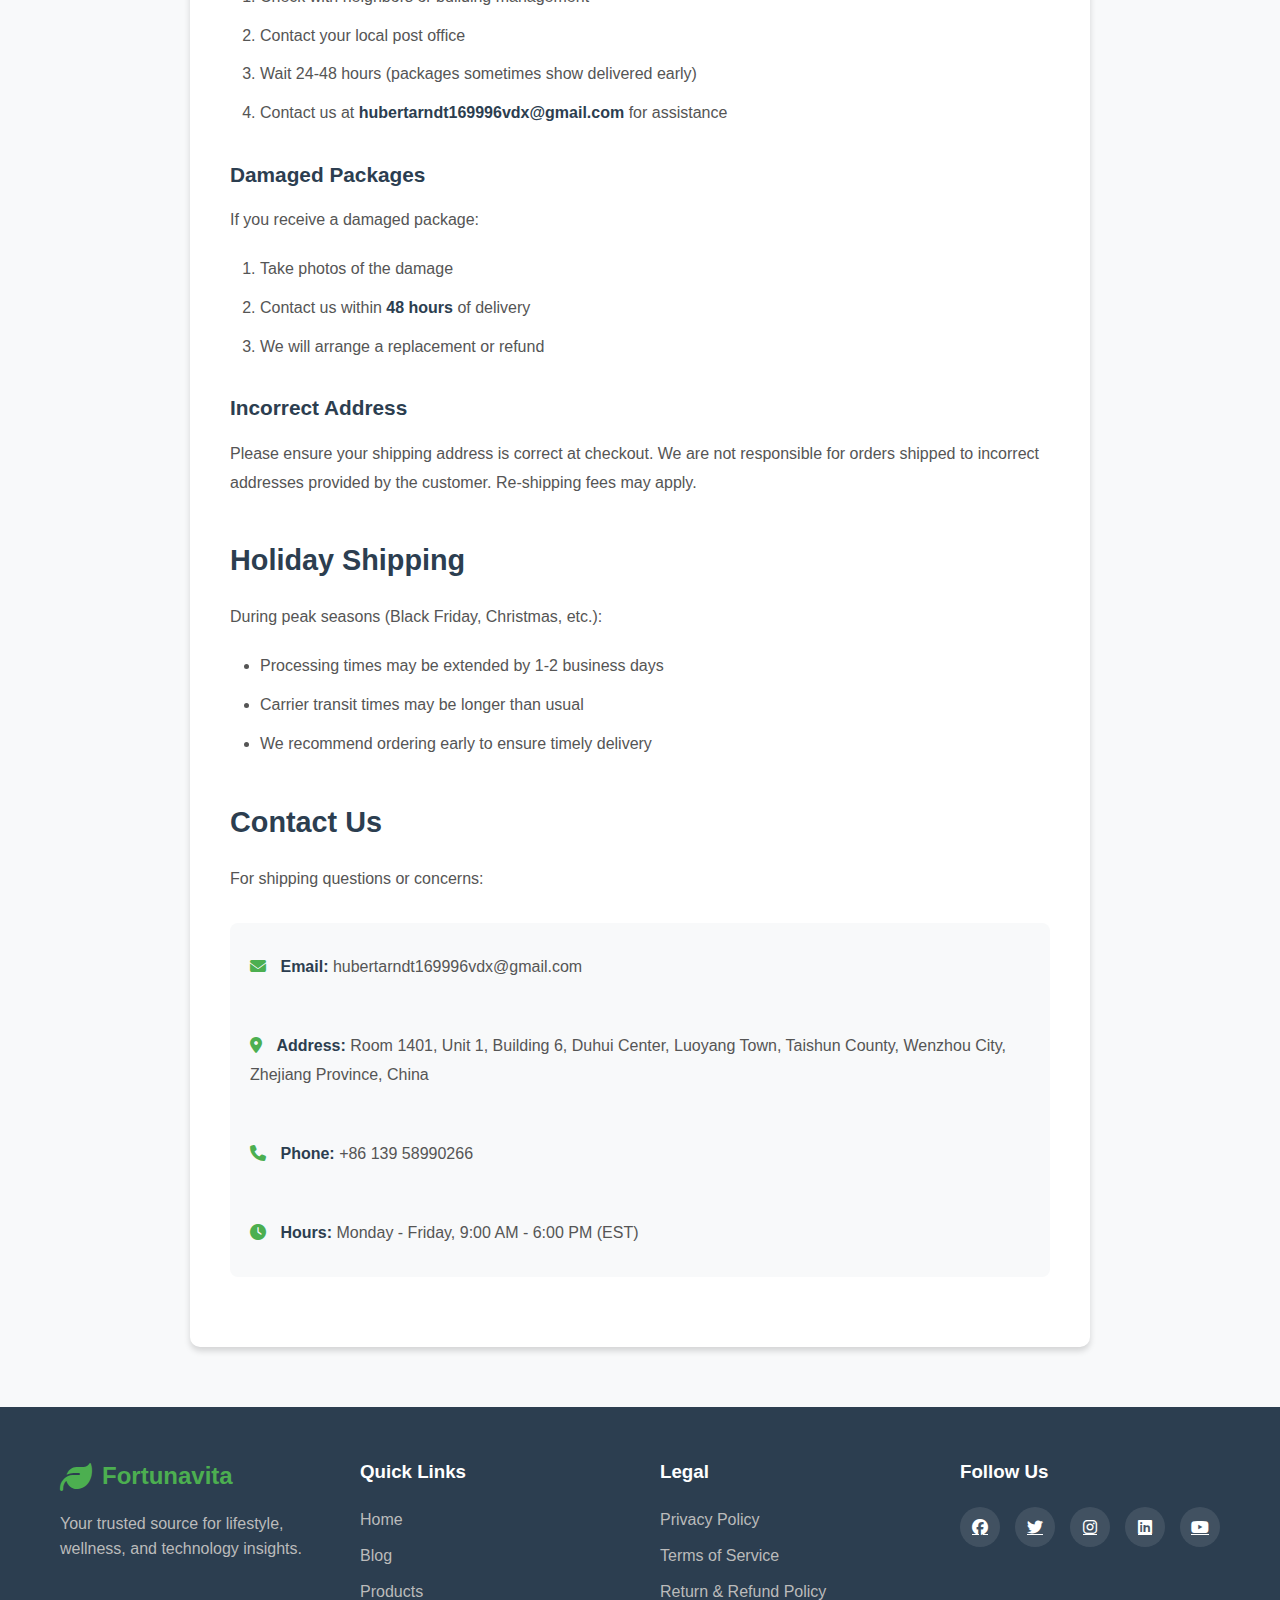
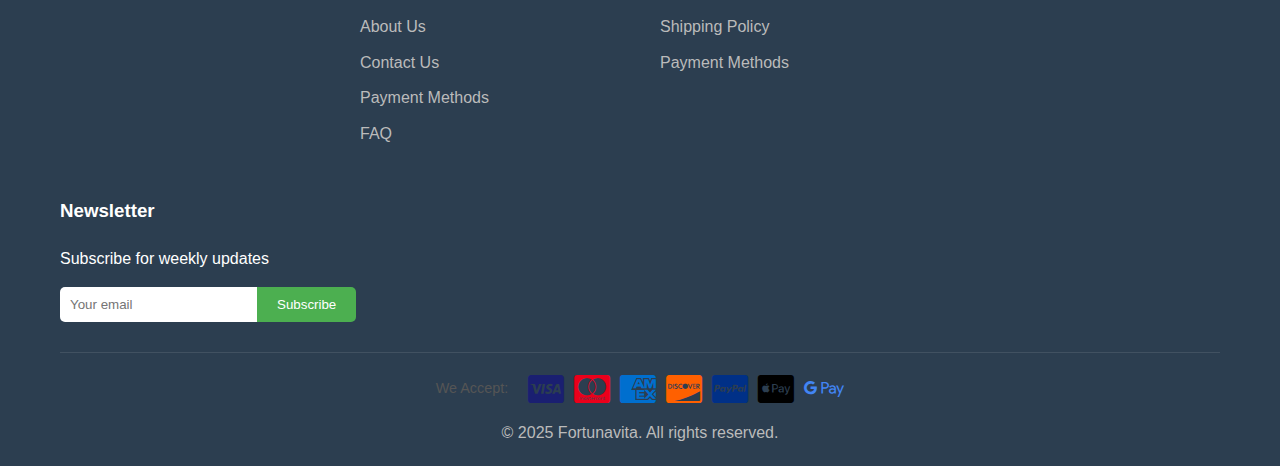
<file: shipping-policy.html>
<!DOCTYPE html>
<html lang="en">
<head>
    <meta charset="UTF-8">
    <meta name="viewport" content="width=device-width, initial-scale=1.0">
    <meta name="description" content="Fortunavita shipping policy - delivery times, shipping costs, international shipping, and tracking information.">
    <meta name="robots" content="index, follow">
    <title>Shipping Policy - Fortunavita</title>
    <link rel="stylesheet" href="styles.css">
    <link rel="stylesheet" href="https://cdnjs.cloudflare.com/ajax/libs/font-awesome/6.4.0/css/all.min.css">
    <style>
        .policy-page {
            padding: 120px 0 60px;
            background: var(--bg-light);
        }
        .policy-container {
            max-width: 900px;
            margin: 0 auto;
            padding: 40px;
            background: var(--bg-white);
            border-radius: 10px;
            box-shadow: var(--shadow-md);
        }
        .policy-container h1 {
            color: var(--primary-color);
            margin-bottom: 30px;
            font-size: 2.5rem;
        }
        .policy-container h2 {
            color: var(--text-dark);
            margin-top: 40px;
            margin-bottom: 20px;
            font-size: 1.8rem;
        }
        .policy-container h3 {
            color: var(--text-dark);
            margin-top: 30px;
            margin-bottom: 15px;
            font-size: 1.3rem;
        }
        .policy-container p {
            margin-bottom: 15px;
            line-height: 1.8;
            color: var(--text-light);
        }
        .policy-container ul, .policy-container ol {
            margin: 20px 0;
            padding-left: 30px;
        }
        .policy-container li {
            margin-bottom: 10px;
            line-height: 1.8;
            color: var(--text-light);
        }
        .policy-container strong {
            color: var(--text-dark);
        }
        .policy-container table {
            width: 100%;
            border-collapse: collapse;
            margin: 20px 0;
        }
        .policy-container table th,
        .policy-container table td {
            padding: 12px;
            text-align: left;
            border-bottom: 1px solid #ddd;
        }
        .policy-container table th {
            background: var(--bg-light);
            font-weight: bold;
            color: var(--text-dark);
        }
        .contact-info {
            background: var(--bg-light);
            padding: 20px;
            border-radius: 8px;
            margin: 30px 0;
        }
        .contact-info p {
            margin: 10px 0;
        }
        .contact-info i {
            margin-right: 10px;
            color: var(--primary-color);
        }
        .last-updated {
            color: var(--text-light);
            font-style: italic;
            margin-bottom: 30px;
        }
    </style>
</head>
<body>
    <!-- Header -->
    <header class="header">
        <nav class="navbar">
            <div class="container">
                <a href="index.html" class="logo">
                    <i class="fas fa-leaf"></i>
                    <span>Fortunavita</span>
                </a>
                <ul class="nav-menu">
                    <li><a href="index.html">Home</a></li>
                    <li><a href="index.html#blog">Blog</a></li>
                    <li><a href="index.html#products">Products</a></li>
                    <li><a href="about-us.html">About</a></li>
                    <li><a href="contact-us.html">Contact</a></li>
                    <li><a href="payment-methods.html">Payment Methods</a></li>
                    <li><a href="faq.html">FAQ</a></li>
                </ul>
                <div class="hamburger">
                    <span></span>
                    <span></span>
                    <span></span>
                </div>
            </div>
        </nav>
    </header>

    <!-- Shipping Policy Content -->
    <section class="policy-page">
        <div class="container">
            <div class="policy-container">
                <h1>Shipping Policy</h1>
                <p class="last-updated">Last Updated: January 1, 2025</p>

                <p>At Fortunavita, we strive to deliver your orders quickly and efficiently. Please review our shipping policy below.</p>

                <h2>Order Processing</h2>
                <p><strong>Handling Time</strong>: All orders are processed within <strong>1-3 business days</strong> (excluding weekends and holidays) after payment confirmation.</p>
                <ul>
                    <li>Orders placed before 2:00 PM (EST) on business days are typically processed the same day.</li>
                    <li>Orders placed after 2:00 PM (EST) or on weekends/holidays will be processed the next business day.</li>
                    <li>You will receive a shipping confirmation email with tracking information once your order has been shipped.</li>
                </ul>

                <h2>Shipping Methods & Transit Times</h2>

                <h3>Domestic Shipping (United States)</h3>
                <table>
                    <thead>
                        <tr>
                            <th>Shipping Method</th>
                            <th>Transit Time</th>
                            <th>Cost</th>
                        </tr>
                    </thead>
                    <tbody>
                        <tr>
                            <td>Standard Shipping</td>
                            <td>5-8 business days</td>
                            <td>$4.99 (Free over $50)</td>
                        </tr>
                        <tr>
                            <td>Expedited Shipping</td>
                            <td>3-5 business days</td>
                            <td>$9.99</td>
                        </tr>
                        <tr>
                            <td>Express Shipping</td>
                            <td>1-2 business days</td>
                            <td>$19.99</td>
                        </tr>
                    </tbody>
                </table>

                <h3>International Shipping</h3>
                <table>
                    <thead>
                        <tr>
                            <th>Region</th>
                            <th>Transit Time</th>
                            <th>Cost</th>
                        </tr>
                    </thead>
                    <tbody>
                        <tr>
                            <td>Canada</td>
                            <td>7-14 business days</td>
                            <td>$12.99</td>
                        </tr>
                        <tr>
                            <td>Europe (EU/UK)</td>
                            <td>10-20 business days</td>
                            <td>$15.99</td>
                        </tr>
                        <tr>
                            <td>Australia/New Zealand</td>
                            <td>14-25 business days</td>
                            <td>$18.99</td>
                        </tr>
                        <tr>
                            <td>Rest of World</td>
                            <td>15-30 business days</td>
                            <td>$19.99</td>
                        </tr>
                    </tbody>
                </table>

                <p><strong>Note</strong>: Transit times are estimates and may vary due to customs processing, local postal services, or unforeseen circumstances.</p>

                <h2>Shipping Carriers</h2>
                <p>We partner with reputable carriers to ensure reliable delivery:</p>
                <ul>
                    <li>USPS</li>
                    <li>UPS</li>
                    <li>FedEx</li>
                    <li>DHL (International)</li>
                </ul>

                <h2>Order Tracking</h2>
                <p>Once your order ships, you will receive:</p>
                <ol>
                    <li>A shipping confirmation email</li>
                    <li>A tracking number</li>
                    <li>A link to track your package</li>
                </ol>
                <p>You can also track your order at any time by:</p>
                <ul>
                    <li>Logging into your account on our website</li>
                    <li>Contacting our customer service team</li>
                </ul>

                <h2>Shipping Costs</h2>
                <ul>
                    <li><strong>Free Shipping</strong>: Available on domestic orders over $50</li>
                    <li><strong>Flat Rate</strong>: All other orders ship at flat rates listed above</li>
                    <li><strong>International Orders</strong>: Shipping costs are calculated at checkout based on destination and weight</li>
                </ul>

                <h2>Customs, Duties, and Taxes (International Orders)</h2>
                <p><strong>Important for International Customers:</strong></p>
                <ul>
                    <li>Import duties, taxes, and customs fees are <strong>NOT</strong> included in the product price or shipping cost.</li>
                    <li>These charges are the buyer's responsibility and are determined by your country's customs authority.</li>
                    <li>We cannot predict the amount of these charges and have no control over them.</li>
                    <li>Please contact your local customs office for more information.</li>
                </ul>

                <h2>P.O. Box & APO/FPO Addresses</h2>
                <ul>
                    <li>We ship to P.O. Boxes via USPS only.</li>
                    <li>We proudly ship to APO/FPO addresses for our military customers.</li>
                </ul>

                <h2>Shipping Restrictions</h2>
                <p>We currently <strong>do not</strong> ship to:</p>
                <ul>
                    <li>Countries with trade restrictions or embargoes</li>
                </ul>

                <h2>Delivery Issues</h2>

                <h3>Lost Packages</h3>
                <p>If your tracking shows "delivered" but you haven't received your package:</p>
                <ol>
                    <li>Check with neighbors or building management</li>
                    <li>Contact your local post office</li>
                    <li>Wait 24-48 hours (packages sometimes show delivered early)</li>
                    <li>Contact us at <strong><span data-contact="email-shipping"></span></strong> for assistance</li>
                </ol>

                <h3>Damaged Packages</h3>
                <p>If you receive a damaged package:</p>
                <ol>
                    <li>Take photos of the damage</li>
                    <li>Contact us within <strong>48 hours</strong> of delivery</li>
                    <li>We will arrange a replacement or refund</li>
                </ol>

                <h3>Incorrect Address</h3>
                <p>Please ensure your shipping address is correct at checkout. We are not responsible for orders shipped to incorrect addresses provided by the customer. Re-shipping fees may apply.</p>

                <h2>Holiday Shipping</h2>
                <p>During peak seasons (Black Friday, Christmas, etc.):</p>
                <ul>
                    <li>Processing times may be extended by 1-2 business days</li>
                    <li>Carrier transit times may be longer than usual</li>
                    <li>We recommend ordering early to ensure timely delivery</li>
                </ul>

                <h2>Contact Us</h2>
                <p>For shipping questions or concerns:</p>
                
                <div class="contact-info">
                    <p><i class="fas fa-envelope"></i> <strong>Email:</strong> <span data-contact="email-shipping"></span></p>
                    <p><i class="fas fa-map-marker-alt"></i> <strong>Address:</strong> Room 1401, Unit 1, Building 6, Duhui Center, Luoyang Town, Taishun County, Wenzhou City, Zhejiang Province, China</p>
                    <p><i class="fas fa-phone"></i> <strong>Phone:</strong> <span data-contact="phone"></span></p>
                    <p><i class="fas fa-clock"></i> <strong>Hours:</strong> Monday - Friday, 9:00 AM - 6:00 PM (EST)</p>
                </div>
            </div>
        </div>
    </section>

    <!-- Footer -->
    <footer class="footer">
        <div class="container">
            <div class="footer-content">
                <div class="footer-brand">
                    <div class="logo">
                        <i class="fas fa-leaf"></i>
                        <span>Fortunavita</span>
                    </div>
                    <p>Your trusted source for lifestyle, wellness, and technology insights.</p>
                </div>
                <div class="footer-links">
                    <h3>Quick Links</h3>
                    <ul>
                        <li><a href="index.html">Home</a></li>
                        <li><a href="index.html#blog">Blog</a></li>
                        <li><a href="index.html#products">Products</a></li>
                        <li><a href="about-us.html">About Us</a></li>
                        <li><a href="contact-us.html">Contact Us</a></li>
                        <li><a href="payment-methods.html">Payment Methods</a></li>
                        <li><a href="faq.html">FAQ</a></li>
                    </ul>
                </div>
                <div class="footer-links">
                    <h3>Legal</h3>
                    <ul>
                        <li><a href="privacy-policy.html">Privacy Policy</a></li>
                        <li><a href="terms-of-service.html">Terms of Service</a></li>
                        <li><a href="return-refund-policy.html">Return & Refund Policy</a></li>
                        <li><a href="shipping-policy.html">Shipping Policy</a></li>
                        <li><a href="payment-methods.html">Payment Methods</a></li>
                    </ul>
                </div>
                <div class="footer-social">
                    <h3>Follow Us</h3>
                    <div class="social-icons">
                        <a href="https://facebook.com" target="_blank" rel="noopener noreferrer" aria-label="Visit our Facebook page"><i class="fab fa-facebook" aria-hidden="true"></i></a>
                        <a href="https://twitter.com" target="_blank" rel="noopener noreferrer" aria-label="Visit our Twitter page"><i class="fab fa-twitter" aria-hidden="true"></i></a>
                        <a href="https://instagram.com" target="_blank" rel="noopener noreferrer" aria-label="Visit our Instagram page"><i class="fab fa-instagram" aria-hidden="true"></i></a>
                        <a href="https://linkedin.com" target="_blank" rel="noopener noreferrer" aria-label="Visit our LinkedIn page"><i class="fab fa-linkedin" aria-hidden="true"></i></a>
                        <a href="https://youtube.com" target="_blank" rel="noopener noreferrer" aria-label="Visit our YouTube channel"><i class="fab fa-youtube" aria-hidden="true"></i></a>
                    </div>
                </div>
                <div class="footer-newsletter">
                    <h3>Newsletter</h3>
                    <p>Subscribe for weekly updates</p>
                    <form class="newsletter-form">
                        <input type="email" placeholder="Your email">
                        <button type="submit">Subscribe</button>
                    </form>
                </div>
            </div>
            <div class="footer-bottom">
                <div style="display: flex; justify-content: center; align-items: center; gap: 20px; margin-bottom: 15px; flex-wrap: wrap;">
                    <span style="color: var(--text-light); font-size: 0.9rem;">We Accept:</span>
                    <div style="display: flex; gap: 10px; align-items: center; flex-wrap: wrap;">
                        <i class="fab fa-cc-visa" style="font-size: 2rem; color: #1a1f71;"></i>
                        <i class="fab fa-cc-mastercard" style="font-size: 2rem; color: #eb001b;"></i>
                        <i class="fab fa-cc-amex" style="font-size: 2rem; color: #006fcf;"></i>
                        <i class="fab fa-cc-discover" style="font-size: 2rem; color: #ff6000;"></i>
                        <i class="fab fa-cc-paypal" style="font-size: 2rem; color: #003087;"></i>
                        <i class="fab fa-cc-apple-pay" style="font-size: 2rem; color: #000;"></i>
                        <i class="fab fa-google-pay" style="font-size: 2rem; color: #4285f4;"></i>
                    </div>
                </div>
                <p>&copy; 2025 Fortunavita. All rights reserved.</p>
            </div>
        </div>
    </footer>

    <!-- Back to Top Button -->
    <button id="backToTop" class="back-to-top">
        <i class="fas fa-arrow-up"></i>
    </button>

    <script src="contact-info.js"></script>
    <script src="script.js"></script>
</body>
</html>
</file>
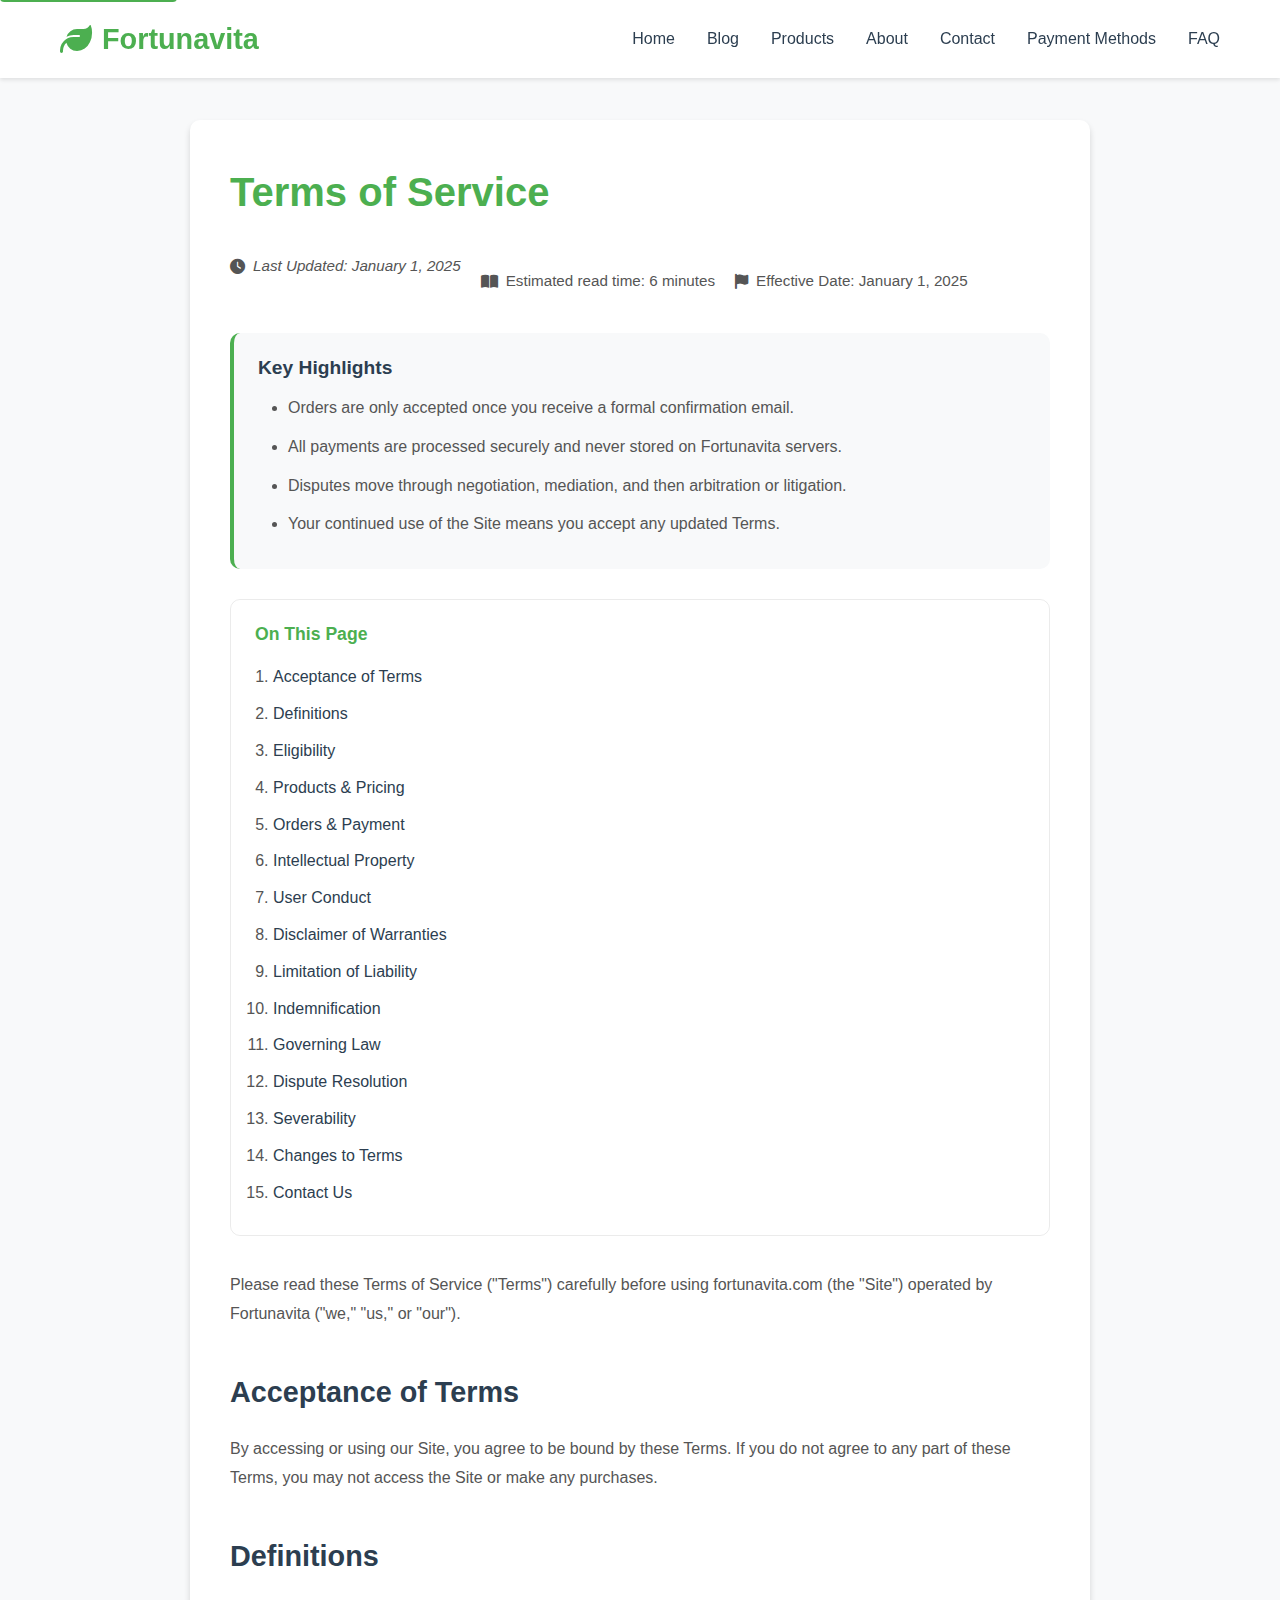
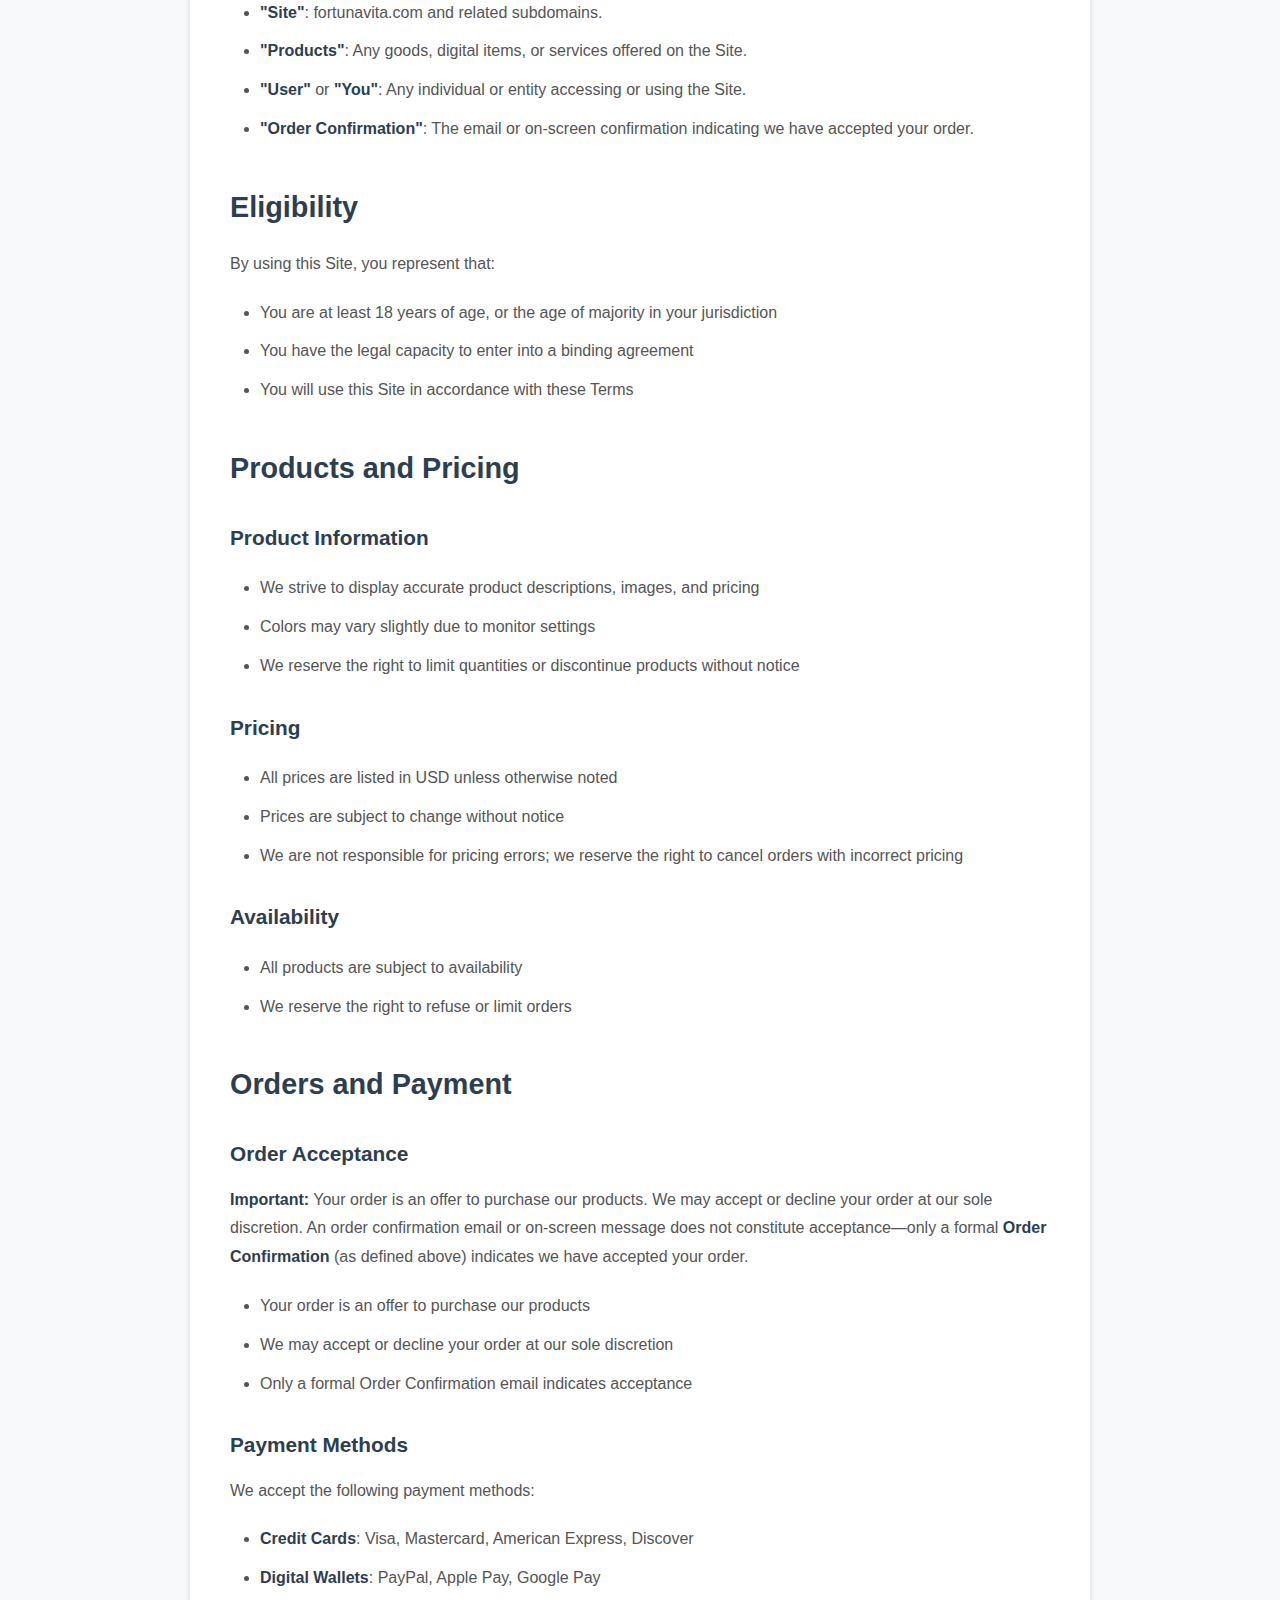
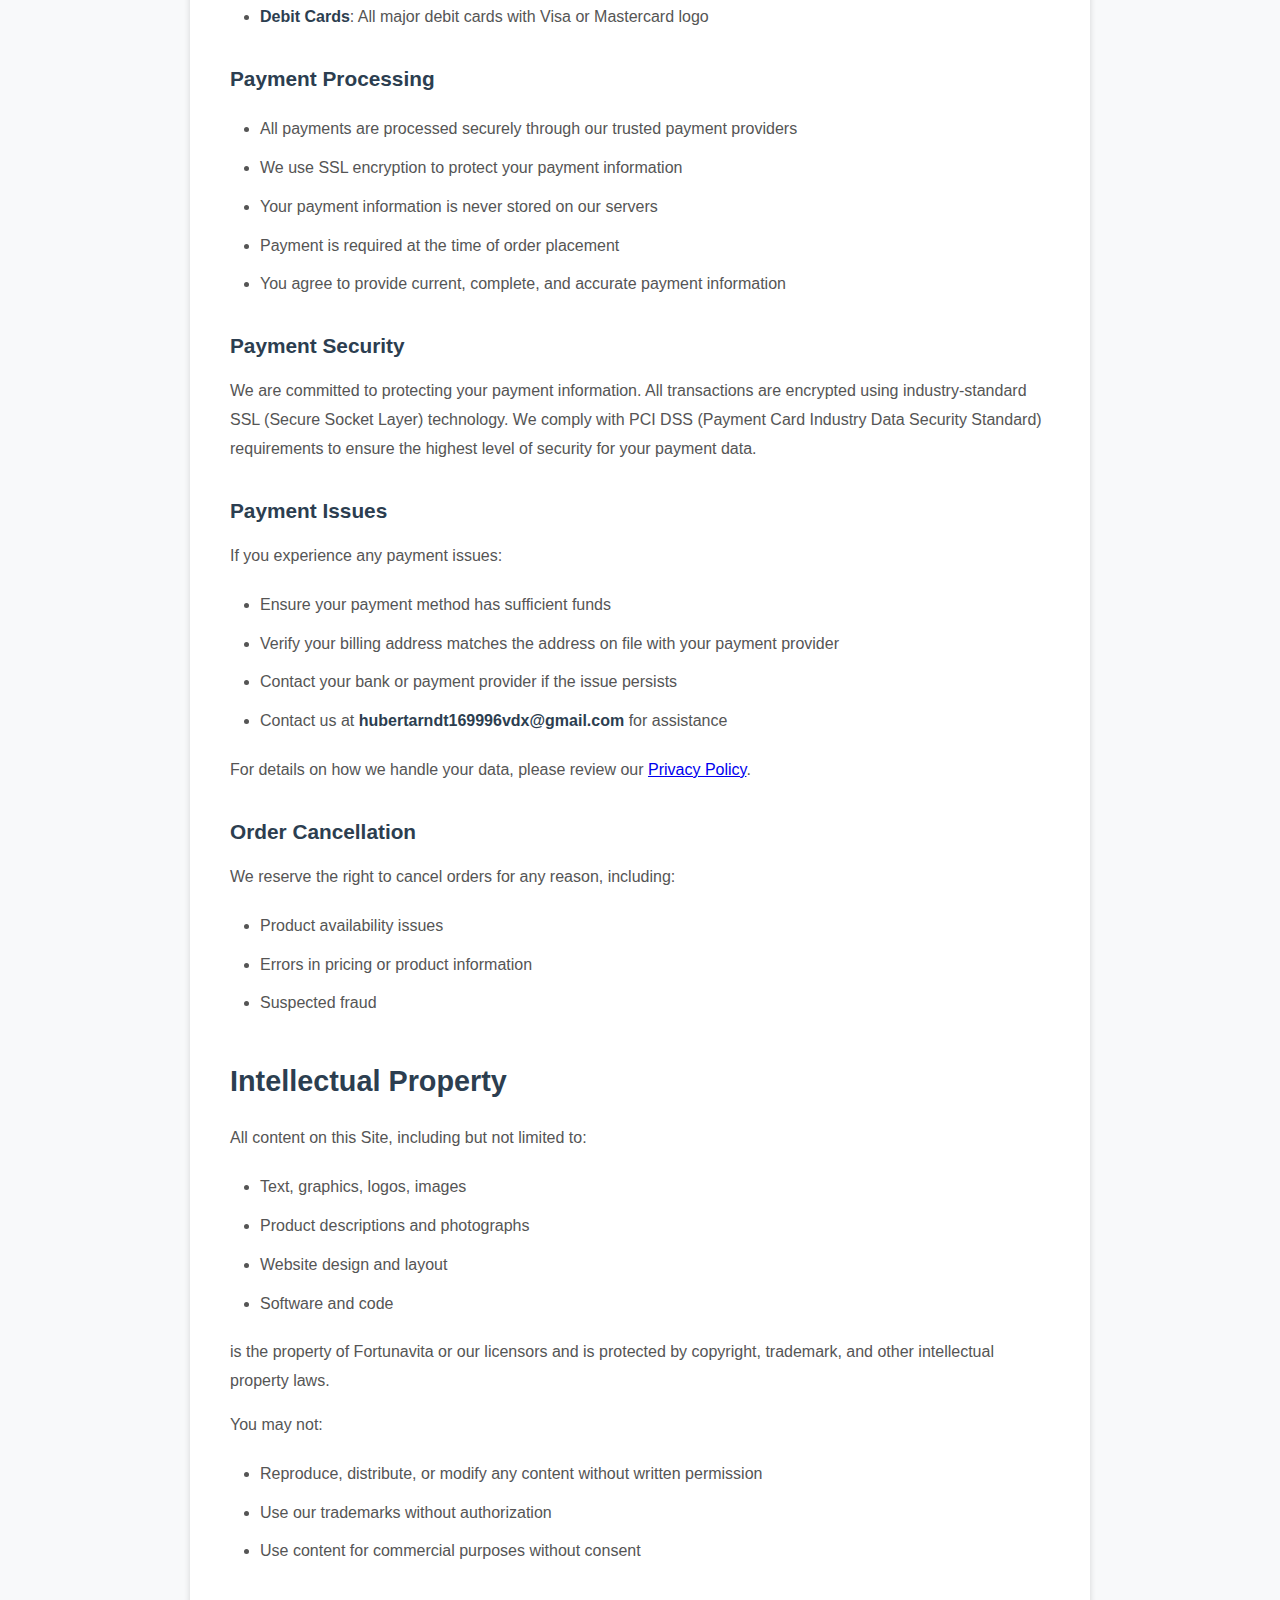
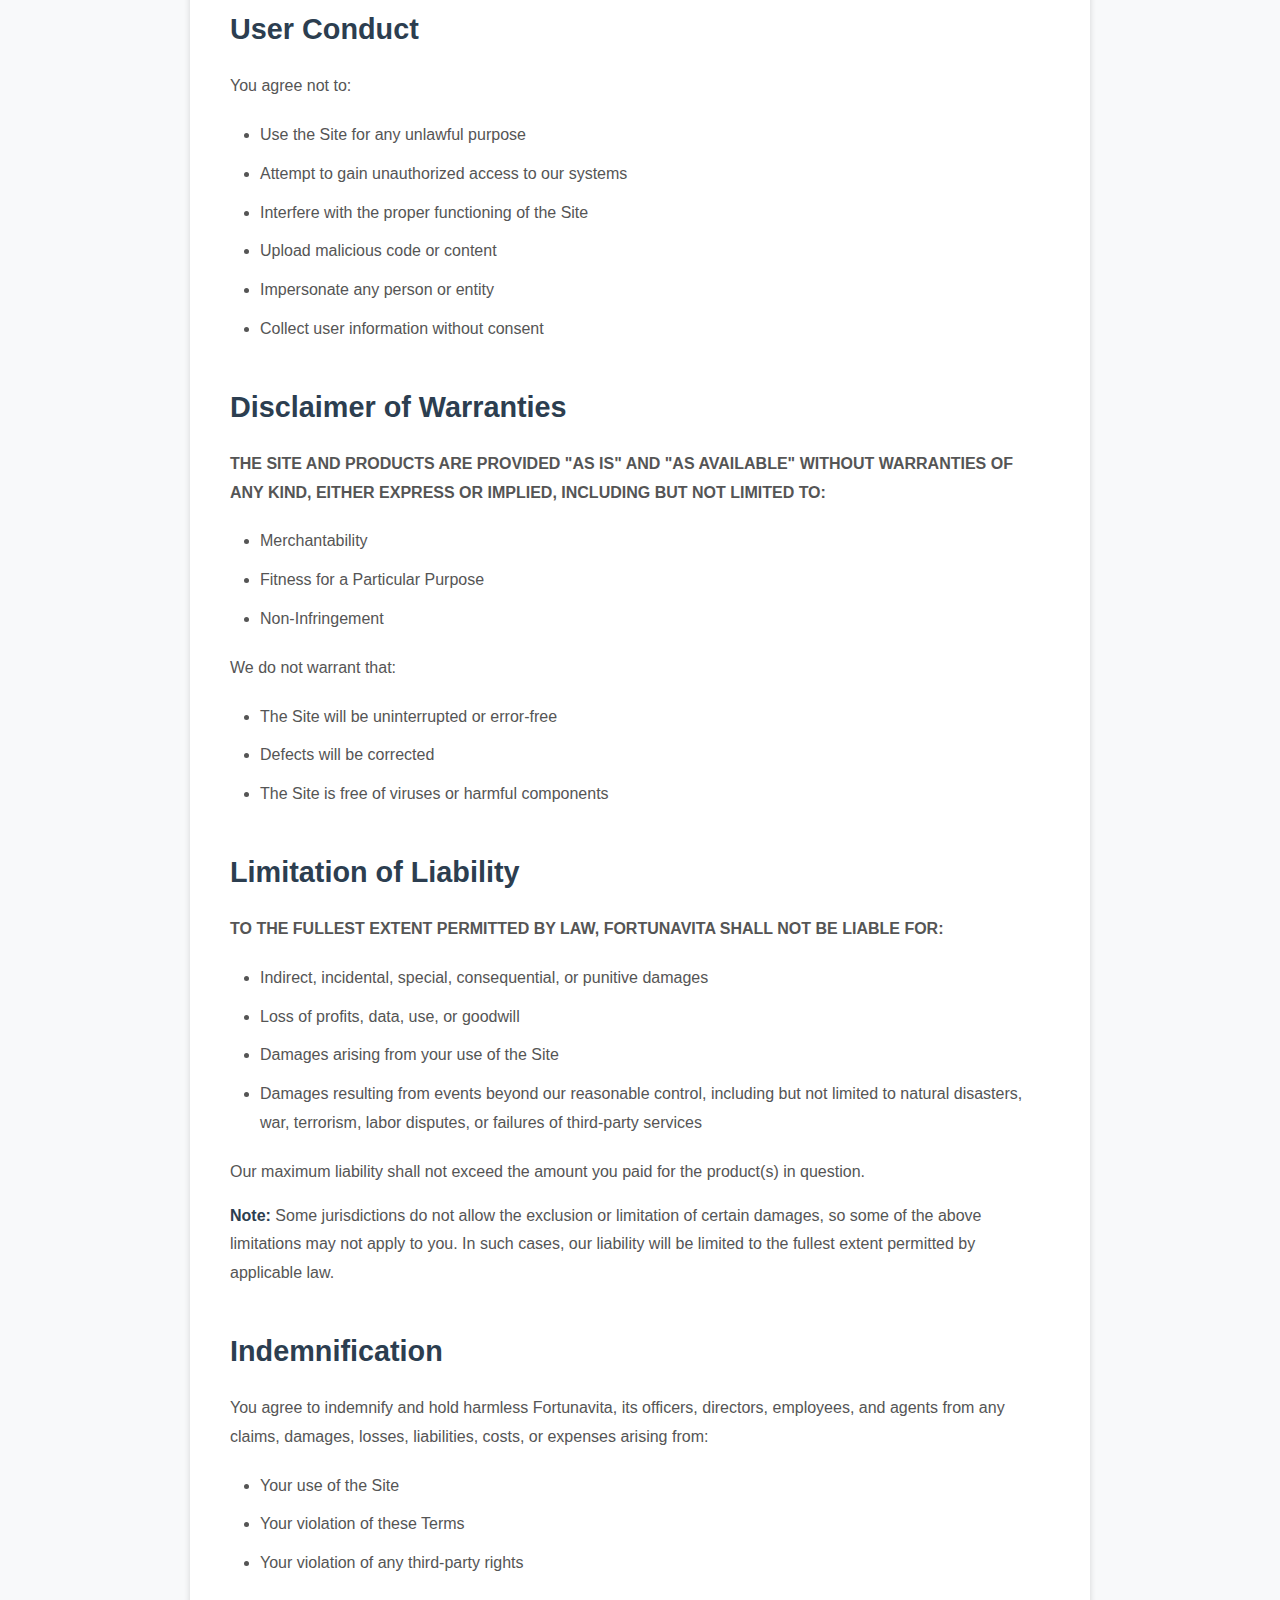
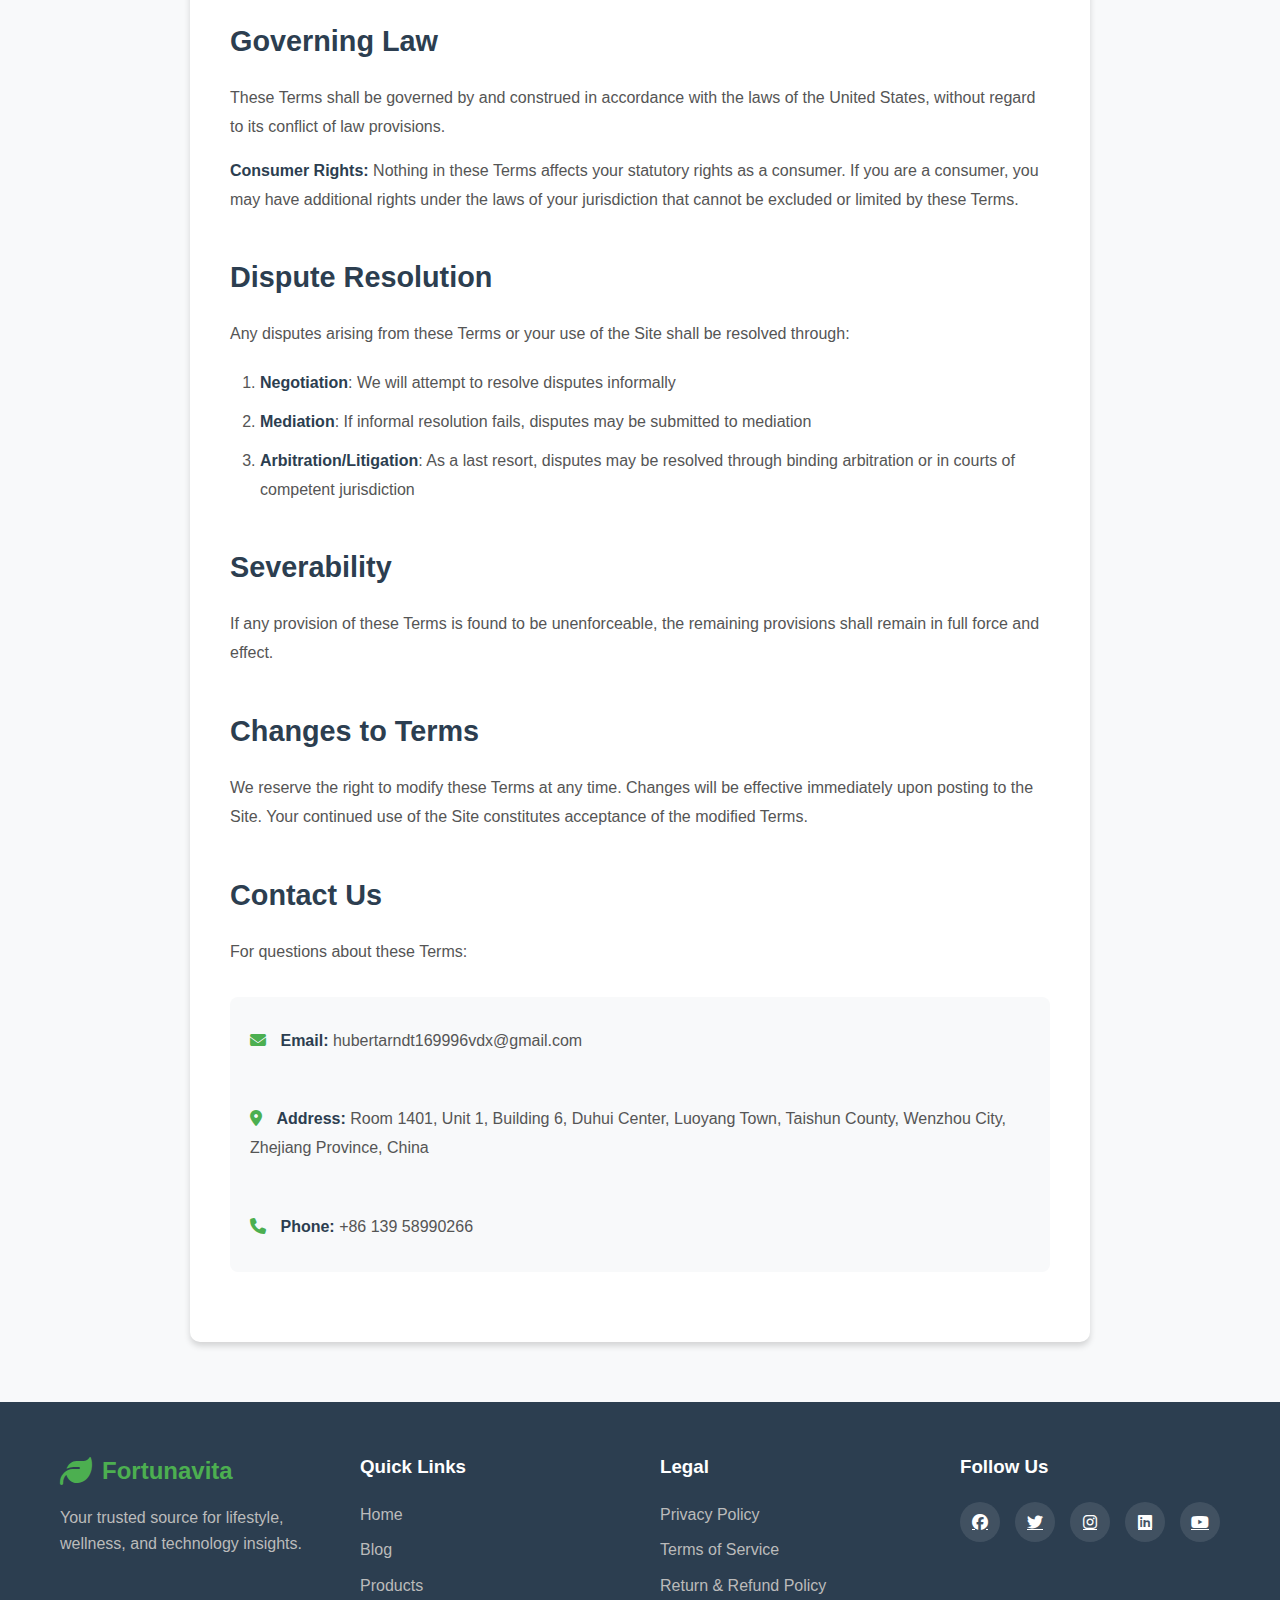
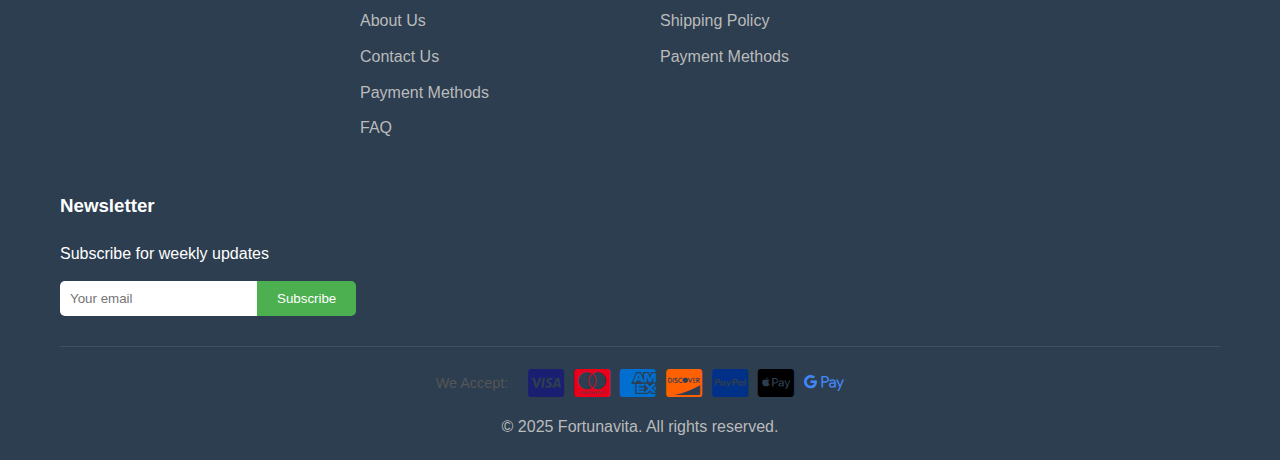
<file: terms-of-service.html>
<!DOCTYPE html>
<html lang="en">
<head>
    <meta charset="UTF-8">
    <meta name="viewport" content="width=device-width, initial-scale=1.0">
    <meta name="description" content="Fortunavita Terms of Service outlining user responsibilities, ordering policies, warranties, disputes, and contact details.">
    <meta name="robots" content="index, follow">
    <meta name="effective-date" content="2025-01-01">
    <title>Terms of Service - Fortunavita</title>
    <link rel="stylesheet" href="styles.css">
    <link rel="stylesheet" href="https://cdnjs.cloudflare.com/ajax/libs/font-awesome/6.4.0/css/all.min.css">
    <style>
        html {
            scroll-behavior: smooth;
        }
        .skip-to-content {
            position: absolute;
            top: -40px;
            left: 0;
            background: var(--primary-color);
            color: white;
            padding: 8px 16px;
            text-decoration: none;
            z-index: 10000;
            border-radius: 4px;
        }
        .skip-to-content:focus {
            top: 80px;
        }
        .policy-page {
            padding: 120px 0 60px;
            background: var(--bg-light);
        }
        .policy-container {
            max-width: 900px;
            margin: 0 auto;
            padding: 40px;
            background: var(--bg-white);
            border-radius: 10px;
            box-shadow: var(--shadow-md);
        }
        .policy-container h1 {
            color: var(--primary-color);
            margin-bottom: 30px;
            font-size: 2.5rem;
        }
        .policy-container h2 {
            color: var(--text-dark);
            margin-top: 40px;
            margin-bottom: 20px;
            font-size: 1.8rem;
        }
        .policy-container h3 {
            color: var(--text-dark);
            margin-top: 30px;
            margin-bottom: 15px;
            font-size: 1.3rem;
        }
        .policy-container p {
            margin-bottom: 15px;
            line-height: 1.8;
            color: var(--text-light);
        }
        .policy-container ul, .policy-container ol {
            margin: 20px 0;
            padding-left: 30px;
        }
        .policy-container li {
            margin-bottom: 10px;
            line-height: 1.8;
            color: var(--text-light);
        }
        .policy-container strong {
            color: var(--text-dark);
        }
        .contact-info {
            background: var(--bg-light);
            padding: 20px;
            border-radius: 8px;
            margin: 30px 0;
        }
        .contact-info p {
            margin: 10px 0;
        }
        .contact-info i {
            margin-right: 10px;
            color: var(--primary-color);
        }
        .last-updated {
            color: var(--text-light);
            font-style: italic;
            margin-bottom: 30px;
        }
        .all-caps {
            text-transform: uppercase;
            font-weight: bold;
        }
        .policy-meta {
            display: flex;
            flex-wrap: wrap;
            gap: 20px;
            margin-bottom: 25px;
            color: var(--text-light);
        }
        .policy-meta span,
        .policy-meta time {
            display: inline-flex;
            align-items: center;
            gap: 8px;
            font-size: 0.95rem;
        }
        .policy-highlight {
            border-left: 4px solid var(--primary-color);
            background: var(--bg-light);
            padding: 20px 24px;
            border-radius: 10px;
            margin-bottom: 30px;
        }
        .policy-highlight h3 {
            margin-top: 0;
            margin-bottom: 10px;
            font-size: 1.2rem;
        }
        .policy-highlight ul {
            margin: 0;
        }
        .policy-toc {
            border: 1px solid rgba(0, 0, 0, 0.08);
            border-radius: 10px;
            padding: 20px 24px;
            margin-bottom: 35px;
        }
        .policy-toc h3 {
            margin-top: 0;
            font-size: 1.1rem;
            color: var(--primary-color);
        }
        .policy-toc ol {
            margin: 12px 0 0;
            padding-left: 18px;
        }
        .policy-toc li {
            margin-bottom: 8px;
        }
        .policy-toc a {
            color: var(--text-dark);
            text-decoration: none;
        }
        .policy-toc a:hover,
        .policy-toc a:focus {
            color: var(--primary-color);
            text-decoration: underline;
        }
        .policy-toc a:target,
        .policy-toc a[aria-current="true"] {
            color: var(--primary-color);
            font-weight: 600;
        }
        .policy-container h2:target,
        .policy-container h3:target {
            scroll-margin-top: 100px;
            animation: highlight 1s ease;
        }
        @keyframes highlight {
            0% { background-color: rgba(76, 175, 80, 0.1); }
            100% { background-color: transparent; }
        }
        .policy-container a:focus,
        .policy-container button:focus {
            outline: 2px solid var(--primary-color);
            outline-offset: 2px;
        }
        @media (max-width: 768px) {
            .policy-container {
                padding: 24px;
            }
            .policy-meta {
                flex-direction: column;
            }
            .policy-container h1 {
                font-size: 2rem;
            }
            .policy-container h2 {
                font-size: 1.5rem;
            }
        }
        @media print {
            .header,
            .footer,
            .back-to-top,
            .policy-highlight,
            .policy-toc,
            .skip-to-content {
                display: none;
            }
            .policy-page {
                padding: 0;
                background: white;
            }
            .policy-container {
                box-shadow: none;
                padding: 20px;
            }
            .policy-container h1 {
                page-break-after: avoid;
            }
            .policy-container h2 {
                page-break-after: avoid;
                margin-top: 20px;
            }
            .policy-container a {
                color: var(--text-dark);
                text-decoration: underline;
            }
            .policy-container a[href^="#"]::after {
                content: " (page " counter(page) ")";
            }
        }
    </style>
    <script type="application/ld+json">
    {
      "@context": "https://schema.org",
      "@type": "WebPage",
      "name": "Fortunavita Terms of Service",
      "about": "Terms of Service",
      "datePublished": "2025-01-01",
      "dateModified": "2025-01-01",
      "inLanguage": "en",
      "publisher": {
        "@type": "Organization",
        "name": "Fortunavita"
      }
    }
    </script>
</head>
<body>
    <!-- Skip to Content Link -->
    <a href="#tos-title" class="skip-to-content">Skip to main content</a>
    
    <!-- Header -->
    <header class="header">
        <nav class="navbar" aria-label="Main navigation">
            <div class="container">
                <a href="index.html" class="logo">
                    <i class="fas fa-leaf"></i>
                    <span>Fortunavita</span>
                </a>
                <ul class="nav-menu">
                    <li><a href="index.html">Home</a></li>
                    <li><a href="index.html#blog">Blog</a></li>
                    <li><a href="index.html#products">Products</a></li>
                    <li><a href="about-us.html">About</a></li>
                    <li><a href="contact-us.html">Contact</a></li>
                    <li><a href="payment-methods.html">Payment Methods</a></li>
                    <li><a href="faq.html">FAQ</a></li>
                </ul>
                <div class="hamburger">
                    <span></span>
                    <span></span>
                    <span></span>
                </div>
            </div>
        </nav>
    </header>

    <!-- Terms of Service Content -->
    <section class="policy-page" role="main" aria-labelledby="tos-title">
        <div class="container">
            <div class="policy-container">
                <h1 id="tos-title">Terms of Service</h1>
                <div class="policy-meta">
                    <time datetime="2025-01-01" class="last-updated"><i class="fas fa-clock"></i> Last Updated: January 1, 2025</time>
                    <span><i class="fas fa-book-open"></i> Estimated read time: 6 minutes</span>
                    <span><i class="fas fa-flag"></i> Effective Date: January 1, 2025</span>
                </div>

                <div class="policy-highlight" role="note" aria-label="Key highlights">
                    <h3>Key Highlights</h3>
                    <ul>
                        <li>Orders are only accepted once you receive a formal confirmation email.</li>
                        <li>All payments are processed securely and never stored on Fortunavita servers.</li>
                        <li>Disputes move through negotiation, mediation, and then arbitration or litigation.</li>
                        <li>Your continued use of the Site means you accept any updated Terms.</li>
                    </ul>
                </div>

                <nav class="policy-toc" aria-label="Terms of Service overview">
                    <h3>On This Page</h3>
                    <ol>
                        <li><a href="#acceptance-of-terms">Acceptance of Terms</a></li>
                        <li><a href="#definitions">Definitions</a></li>
                        <li><a href="#eligibility">Eligibility</a></li>
                        <li><a href="#products-and-pricing">Products & Pricing</a></li>
                        <li><a href="#orders-and-payment">Orders & Payment</a></li>
                        <li><a href="#intellectual-property">Intellectual Property</a></li>
                        <li><a href="#user-conduct">User Conduct</a></li>
                        <li><a href="#warranties">Disclaimer of Warranties</a></li>
                        <li><a href="#liability">Limitation of Liability</a></li>
                        <li><a href="#indemnification">Indemnification</a></li>
                        <li><a href="#governing-law">Governing Law</a></li>
                        <li><a href="#dispute-resolution">Dispute Resolution</a></li>
                        <li><a href="#severability">Severability</a></li>
                        <li><a href="#changes">Changes to Terms</a></li>
                        <li><a href="#contact">Contact Us</a></li>
                    </ol>
                </nav>

                <p>Please read these Terms of Service ("Terms") carefully before using fortunavita.com (the "Site") operated by Fortunavita ("we," "us," or "our").</p>

                <h2 id="acceptance-of-terms">Acceptance of Terms</h2>
                <p>By accessing or using our Site, you agree to be bound by these Terms. If you do not agree to any part of these Terms, you may not access the Site or make any purchases.</p>

                <h2 id="definitions">Definitions</h2>
                <ul>
                    <li><strong>"Site"</strong>: fortunavita.com and related subdomains.</li>
                    <li><strong>"Products"</strong>: Any goods, digital items, or services offered on the Site.</li>
                    <li><strong>"User"</strong> or <strong>"You"</strong>: Any individual or entity accessing or using the Site.</li>
                    <li><strong>"Order Confirmation"</strong>: The email or on-screen confirmation indicating we have accepted your order.</li>
                </ul>

                <h2 id="eligibility">Eligibility</h2>
                <p>By using this Site, you represent that:</p>
                <ul>
                    <li>You are at least 18 years of age, or the age of majority in your jurisdiction</li>
                    <li>You have the legal capacity to enter into a binding agreement</li>
                    <li>You will use this Site in accordance with these Terms</li>
                </ul>

                <h2 id="products-and-pricing">Products and Pricing</h2>

                <h3 id="product-information">Product Information</h3>
                <ul>
                    <li>We strive to display accurate product descriptions, images, and pricing</li>
                    <li>Colors may vary slightly due to monitor settings</li>
                    <li>We reserve the right to limit quantities or discontinue products without notice</li>
                </ul>

                <h3 id="pricing">Pricing</h3>
                <ul>
                    <li>All prices are listed in USD unless otherwise noted</li>
                    <li>Prices are subject to change without notice</li>
                    <li>We are not responsible for pricing errors; we reserve the right to cancel orders with incorrect pricing</li>
                </ul>

                <h3 id="availability">Availability</h3>
                <ul>
                    <li>All products are subject to availability</li>
                    <li>We reserve the right to refuse or limit orders</li>
                </ul>

                <h2 id="orders-and-payment">Orders and Payment</h2>

                <h3 id="order-acceptance">Order Acceptance</h3>
                <p><strong>Important:</strong> Your order is an offer to purchase our products. We may accept or decline your order at our sole discretion. An order confirmation email or on-screen message does not constitute acceptance—only a formal <strong>Order Confirmation</strong> (as defined above) indicates we have accepted your order.</p>
                <ul>
                    <li>Your order is an offer to purchase our products</li>
                    <li>We may accept or decline your order at our sole discretion</li>
                    <li>Only a formal Order Confirmation email indicates acceptance</li>
                </ul>

                <h3 id="payment-methods">Payment Methods</h3>
                <p>We accept the following payment methods:</p>
                <ul>
                    <li><strong>Credit Cards</strong>: Visa, Mastercard, American Express, Discover</li>
                    <li><strong>Digital Wallets</strong>: PayPal, Apple Pay, Google Pay</li>
                    <li><strong>Debit Cards</strong>: All major debit cards with Visa or Mastercard logo</li>
                </ul>
                
                <h3 id="payment-processing">Payment Processing</h3>
                <ul>
                    <li>All payments are processed securely through our trusted payment providers</li>
                    <li>We use SSL encryption to protect your payment information</li>
                    <li>Your payment information is never stored on our servers</li>
                    <li>Payment is required at the time of order placement</li>
                    <li>You agree to provide current, complete, and accurate payment information</li>
                </ul>
                
                <h3 id="payment-security">Payment Security</h3>
                <p>We are committed to protecting your payment information. All transactions are encrypted using industry-standard SSL (Secure Socket Layer) technology. We comply with PCI DSS (Payment Card Industry Data Security Standard) requirements to ensure the highest level of security for your payment data.</p>
                
                <h3 id="payment-issues">Payment Issues</h3>
                <p>If you experience any payment issues:</p>
                <ul>
                    <li>Ensure your payment method has sufficient funds</li>
                    <li>Verify your billing address matches the address on file with your payment provider</li>
                    <li>Contact your bank or payment provider if the issue persists</li>
                    <li>Contact us at <strong><span data-contact="email-orders" data-fallback="orders@fortunavita.com">orders@fortunavita.com</span></strong> for assistance</li>
                </ul>
                <p>For details on how we handle your data, please review our <a href="privacy-policy.html">Privacy Policy</a>.</p>

                <h3 id="order-cancellation">Order Cancellation</h3>
                <p>We reserve the right to cancel orders for any reason, including:</p>
                <ul>
                    <li>Product availability issues</li>
                    <li>Errors in pricing or product information</li>
                    <li>Suspected fraud</li>
                </ul>

                <h2 id="intellectual-property">Intellectual Property</h2>
                <p>All content on this Site, including but not limited to:</p>
                <ul>
                    <li>Text, graphics, logos, images</li>
                    <li>Product descriptions and photographs</li>
                    <li>Website design and layout</li>
                    <li>Software and code</li>
                </ul>
                <p>is the property of Fortunavita or our licensors and is protected by copyright, trademark, and other intellectual property laws.</p>

                <p>You may not:</p>
                <ul>
                    <li>Reproduce, distribute, or modify any content without written permission</li>
                    <li>Use our trademarks without authorization</li>
                    <li>Use content for commercial purposes without consent</li>
                </ul>

                <h2 id="user-conduct">User Conduct</h2>
                <p>You agree not to:</p>
                <ul>
                    <li>Use the Site for any unlawful purpose</li>
                    <li>Attempt to gain unauthorized access to our systems</li>
                    <li>Interfere with the proper functioning of the Site</li>
                    <li>Upload malicious code or content</li>
                    <li>Impersonate any person or entity</li>
                    <li>Collect user information without consent</li>
                </ul>

                <h2 id="warranties">Disclaimer of Warranties</h2>
                <p class="all-caps">The Site and Products are Provided "As Is" and "As Available" Without Warranties of Any Kind, Either Express or Implied, Including But Not Limited To:</p>
                <ul>
                    <li>Merchantability</li>
                    <li>Fitness for a Particular Purpose</li>
                    <li>Non-Infringement</li>
                </ul>

                <p>We do not warrant that:</p>
                <ul>
                    <li>The Site will be uninterrupted or error-free</li>
                    <li>Defects will be corrected</li>
                    <li>The Site is free of viruses or harmful components</li>
                </ul>

                <h2 id="liability">Limitation of Liability</h2>
                <p class="all-caps">To the Fullest Extent Permitted by Law, Fortunavita Shall Not Be Liable For:</p>
                <ul>
                    <li>Indirect, incidental, special, consequential, or punitive damages</li>
                    <li>Loss of profits, data, use, or goodwill</li>
                    <li>Damages arising from your use of the Site</li>
                    <li>Damages resulting from events beyond our reasonable control, including but not limited to natural disasters, war, terrorism, labor disputes, or failures of third-party services</li>
                </ul>
                <p>Our maximum liability shall not exceed the amount you paid for the product(s) in question.</p>
                <p><strong>Note:</strong> Some jurisdictions do not allow the exclusion or limitation of certain damages, so some of the above limitations may not apply to you. In such cases, our liability will be limited to the fullest extent permitted by applicable law.</p>

                <h2 id="indemnification">Indemnification</h2>
                <p>You agree to indemnify and hold harmless Fortunavita, its officers, directors, employees, and agents from any claims, damages, losses, liabilities, costs, or expenses arising from:</p>
                <ul>
                    <li>Your use of the Site</li>
                    <li>Your violation of these Terms</li>
                    <li>Your violation of any third-party rights</li>
                </ul>

                <h2 id="governing-law">Governing Law</h2>
                <p>These Terms shall be governed by and construed in accordance with the laws of the United States, without regard to its conflict of law provisions.</p>
                <p><strong>Consumer Rights:</strong> Nothing in these Terms affects your statutory rights as a consumer. If you are a consumer, you may have additional rights under the laws of your jurisdiction that cannot be excluded or limited by these Terms.</p>

                <h2 id="dispute-resolution">Dispute Resolution</h2>
                <p>Any disputes arising from these Terms or your use of the Site shall be resolved through:</p>
                <ol>
                    <li><strong>Negotiation</strong>: We will attempt to resolve disputes informally</li>
                    <li><strong>Mediation</strong>: If informal resolution fails, disputes may be submitted to mediation</li>
                    <li><strong>Arbitration/Litigation</strong>: As a last resort, disputes may be resolved through binding arbitration or in courts of competent jurisdiction</li>
                </ol>

                <h2 id="severability">Severability</h2>
                <p>If any provision of these Terms is found to be unenforceable, the remaining provisions shall remain in full force and effect.</p>

                <h2 id="changes">Changes to Terms</h2>
                <p>We reserve the right to modify these Terms at any time. Changes will be effective immediately upon posting to the Site. Your continued use of the Site constitutes acceptance of the modified Terms.</p>

                <h2 id="contact">Contact Us</h2>
                <p>For questions about these Terms:</p>
                
                <div class="contact-info">
                    <p><i class="fas fa-envelope"></i> <strong>Email:</strong> <span data-contact="email-legal" data-fallback="legal@fortunavita.com">legal@fortunavita.com</span></p>
                    <p><i class="fas fa-map-marker-alt"></i> <strong>Address:</strong> Room 1401, Unit 1, Building 6, Duhui Center, Luoyang Town, Taishun County, Wenzhou City, Zhejiang Province, China</p>
                    <p><i class="fas fa-phone"></i> <strong>Phone:</strong> <span data-contact="phone" data-fallback="+86 577 0000 0000">+86 577 0000 0000</span></p>
                </div>
            </div>
        </div>
    </section>

    <!-- Footer -->
    <footer class="footer">
        <div class="container">
            <div class="footer-content">
                <div class="footer-brand">
                    <div class="logo">
                        <i class="fas fa-leaf"></i>
                        <span>Fortunavita</span>
                    </div>
                    <p>Your trusted source for lifestyle, wellness, and technology insights.</p>
                </div>
                <div class="footer-links">
                    <h3>Quick Links</h3>
                    <ul>
                        <li><a href="index.html">Home</a></li>
                        <li><a href="index.html#blog">Blog</a></li>
                        <li><a href="index.html#products">Products</a></li>
                        <li><a href="about-us.html">About Us</a></li>
                        <li><a href="contact-us.html">Contact Us</a></li>
                        <li><a href="payment-methods.html">Payment Methods</a></li>
                        <li><a href="faq.html">FAQ</a></li>
                    </ul>
                </div>
                <div class="footer-links">
                    <h3>Legal</h3>
                    <ul>
                        <li><a href="privacy-policy.html">Privacy Policy</a></li>
                        <li><a href="terms-of-service.html">Terms of Service</a></li>
                        <li><a href="return-refund-policy.html">Return & Refund Policy</a></li>
                        <li><a href="shipping-policy.html">Shipping Policy</a></li>
                        <li><a href="payment-methods.html">Payment Methods</a></li>
                    </ul>
                </div>
                <div class="footer-social">
                    <h3>Follow Us</h3>
                    <div class="social-icons">
                        <a href="https://facebook.com" target="_blank" rel="noopener"><i class="fab fa-facebook"></i></a>
                        <a href="https://twitter.com" target="_blank" rel="noopener"><i class="fab fa-twitter"></i></a>
                        <a href="https://instagram.com" target="_blank" rel="noopener"><i class="fab fa-instagram"></i></a>
                        <a href="https://linkedin.com" target="_blank" rel="noopener"><i class="fab fa-linkedin"></i></a>
                        <a href="https://youtube.com" target="_blank" rel="noopener"><i class="fab fa-youtube"></i></a>
                    </div>
                </div>
                <div class="footer-newsletter">
                    <h3>Newsletter</h3>
                    <p>Subscribe for weekly updates</p>
                    <form class="newsletter-form">
                        <input type="email" placeholder="Your email">
                        <button type="submit">Subscribe</button>
                    </form>
                </div>
            </div>
            <div class="footer-bottom">
                <div style="display: flex; justify-content: center; align-items: center; gap: 20px; margin-bottom: 15px; flex-wrap: wrap;">
                    <span style="color: var(--text-light); font-size: 0.9rem;">We Accept:</span>
                    <div style="display: flex; gap: 10px; align-items: center; flex-wrap: wrap;">
                        <i class="fab fa-cc-visa" style="font-size: 2rem; color: #1a1f71;"></i>
                        <i class="fab fa-cc-mastercard" style="font-size: 2rem; color: #eb001b;"></i>
                        <i class="fab fa-cc-amex" style="font-size: 2rem; color: #006fcf;"></i>
                        <i class="fab fa-cc-discover" style="font-size: 2rem; color: #ff6000;"></i>
                        <i class="fab fa-cc-paypal" style="font-size: 2rem; color: #003087;"></i>
                        <i class="fab fa-cc-apple-pay" style="font-size: 2rem; color: #000;"></i>
                        <i class="fab fa-google-pay" style="font-size: 2rem; color: #4285f4;"></i>
                    </div>
                </div>
                <p>&copy; 2025 Fortunavita. All rights reserved.</p>
            </div>
        </div>
    </footer>

    <!-- Back to Top Button -->
    <button id="backToTop" class="back-to-top">
        <i class="fas fa-arrow-up"></i>
    </button>

    <script src="contact-info.js"></script>
    <script src="script.js"></script>
</body>
</html>
</file>
<file: styles.css>
:root {
    --primary-color: #4CAF50;
    --secondary-color: #8BC34A;
    --accent-color: #FF9800;
    --text-dark: #2C3E50;
    --text-light: #555;
    --bg-light: #F8F9FA;
    --bg-white: #FFFFFF;
    --shadow-sm: 0 2px 4px rgba(0,0,0,0.1);
    --shadow-md: 0 4px 6px rgba(0,0,0,0.15);
    --shadow-lg: 0 10px 20px rgba(0,0,0,0.2);
    --transition: all 0.3s ease;
}

* {
    margin: 0;
    padding: 0;
    box-sizing: border-box;
}

body {
    font-family: 'Segoe UI', Tahoma, Geneva, Verdana, sans-serif;
    line-height: 1.6;
    color: var(--text-dark);
    background-color: var(--bg-light);
}

.container {
    max-width: 1200px;
    margin: 0 auto;
    padding: 0 20px;
}

/* Header Styles */
.header {
    background: var(--bg-white);
    box-shadow: var(--shadow-sm);
    position: fixed;
    width: 100%;
    top: 0;
    z-index: 1000;
    animation: slideDown 0.5s ease;
}

.navbar {
    padding: 1rem 0;
}

.navbar .container {
    display: flex;
    justify-content: space-between;
    align-items: center;
}

.logo {
    display: flex;
    align-items: center;
    font-size: 1.8rem;
    font-weight: bold;
    color: var(--primary-color);
    text-decoration: none;
    transition: var(--transition);
}

.logo i {
    margin-right: 10px;
    font-size: 2rem;
}

.logo:hover {
    transform: scale(1.05);
    color: var(--secondary-color);
}

.nav-menu {
    display: flex;
    list-style: none;
    gap: 2rem;
}

.nav-menu a {
    color: var(--text-dark);
    text-decoration: none;
    font-weight: 500;
    transition: var(--transition);
    position: relative;
}

.nav-menu a::after {
    content: '';
    position: absolute;
    bottom: -5px;
    left: 0;
    width: 0;
    height: 2px;
    background: var(--primary-color);
    transition: var(--transition);
}

.nav-menu a:hover::after {
    width: 100%;
}

.hamburger {
    display: none;
    flex-direction: column;
    cursor: pointer;
}

.hamburger span {
    width: 25px;
    height: 3px;
    background: var(--text-dark);
    margin: 3px 0;
    transition: var(--transition);
}

/* Hero Section */
.hero {
    margin-top: 80px;
    position: relative;
    height: 600px;
    overflow: hidden;
}

.hero-slider {
    position: relative;
    height: 100%;
}

.slide {
    position: absolute;
    width: 100%;
    height: 100%;
    opacity: 0;
    transition: opacity 1s ease;
}

.slide.active {
    opacity: 1;
}

.slide img {
    width: 100%;
    height: 100%;
    object-fit: cover;
}

.slide-content {
    position: absolute;
    top: 50%;
    left: 50%;
    transform: translate(-50%, -50%);
    text-align: center;
    color: white;
    z-index: 2;
    animation: fadeInUp 1s ease;
}

.slide-content h1 {
    font-size: 3rem;
    margin-bottom: 1rem;
    text-shadow: 2px 2px 4px rgba(0,0,0,0.5);
}

.slide-content p {
    font-size: 1.3rem;
    margin-bottom: 2rem;
    text-shadow: 1px 1px 2px rgba(0,0,0,0.5);
}

.btn-primary {
    display: inline-block;
    padding: 12px 30px;
    background: var(--primary-color);
    color: white;
    text-decoration: none;
    border-radius: 25px;
    transition: var(--transition);
    font-weight: 600;
    border: none;
    cursor: pointer;
}

.btn-primary:hover {
    background: var(--secondary-color);
    transform: translateY(-2px);
    box-shadow: var(--shadow-md);
}

.btn-secondary {
    display: inline-block;
    padding: 10px 25px;
    background: transparent;
    color: var(--primary-color);
    text-decoration: none;
    border-radius: 25px;
    transition: var(--transition);
    border: 2px solid var(--primary-color);
    font-weight: 600;
}

.btn-secondary:hover {
    background: var(--primary-color);
    color: white;
    transform: translateY(-2px);
}

.slider-nav {
    position: absolute;
    top: 50%;
    width: 100%;
    display: flex;
    justify-content: space-between;
    padding: 0 20px;
    z-index: 3;
}

.slider-nav button {
    background: rgba(255,255,255,0.9);
    border: none;
    width: 50px;
    height: 50px;
    border-radius: 50%;
    cursor: pointer;
    transition: var(--transition);
    font-size: 1.2rem;
    color: var(--text-dark);
}

.slider-nav button:hover {
    background: white;
    transform: scale(1.1);
}

.slider-dots {
    position: absolute;
    bottom: 30px;
    left: 50%;
    transform: translateX(-50%);
    display: flex;
    gap: 10px;
    z-index: 3;
}

.dot {
    width: 12px;
    height: 12px;
    border-radius: 50%;
    background: rgba(255,255,255,0.5);
    cursor: pointer;
    transition: var(--transition);
}

.dot.active {
    background: white;
    width: 30px;
    border-radius: 6px;
}

/* Blog Section */
.blog-section {
    padding: 80px 0;
    background: var(--bg-white);
}

.section-title {
    text-align: center;
    font-size: 2.5rem;
    color: var(--text-dark);
    margin-bottom: 3rem;
    position: relative;
    animation: fadeIn 1s ease;
}

.section-title::after {
    content: '';
    position: absolute;
    bottom: -10px;
    left: 50%;
    transform: translateX(-50%);
    width: 60px;
    height: 3px;
    background: var(--primary-color);
}

.blog-controls {
    display: flex;
    justify-content: space-between;
    margin-bottom: 3rem;
    gap: 20px;
    flex-wrap: wrap;
}

/* Featured internal links block under blog controls */
.featured-links {
    background: #ffffff;
    border-radius: 15px;
    padding: 20px 24px;
    box-shadow: var(--shadow-sm);
    border-left: 4px solid var(--primary-color);
    margin-bottom: 2.5rem;
}

.featured-links h3 {
    margin-bottom: 10px;
    font-size: 1.1rem;
    color: var(--text-dark);
}

.featured-links ul {
    list-style: disc;
    padding-left: 20px;
    margin: 0;
}

.featured-links li {
    margin-bottom: 6px;
}

.featured-links a {
    color: var(--text-dark);
    text-decoration: none;
}

.featured-links a:hover {
    color: var(--primary-color);
    text-decoration: underline;
}

.search-box {
    position: relative;
    flex: 1;
    max-width: 400px;
}

.search-box input {
    width: 100%;
    padding: 12px 45px 12px 20px;
    border: 2px solid #e0e0e0;
    border-radius: 25px;
    font-size: 1rem;
    transition: var(--transition);
}

.search-box input:focus {
    outline: none;
    border-color: var(--primary-color);
}

.search-box i {
    position: absolute;
    right: 20px;
    top: 50%;
    transform: translateY(-50%);
    color: var(--text-light);
}

.category-filter select {
    padding: 12px 20px;
    border: 2px solid #e0e0e0;
    border-radius: 25px;
    font-size: 1rem;
    background: white;
    cursor: pointer;
    transition: var(--transition);
}

.category-filter select:focus {
    outline: none;
    border-color: var(--primary-color);
}

.blog-grid {
    display: grid;
    grid-template-columns: repeat(auto-fill, minmax(350px, 1fr));
    gap: 30px;
    margin-bottom: 3rem;
}

.blog-card {
    background: white;
    border-radius: 15px;
    overflow: hidden;
    box-shadow: var(--shadow-sm);
    transition: var(--transition);
    animation: fadeInUp 0.5s ease;
}

.blog-card:hover {
    transform: translateY(-5px);
    box-shadow: var(--shadow-lg);
}

.blog-card img {
    width: 100%;
    height: 200px;
    object-fit: cover;
}

.blog-card-content {
    padding: 20px;
}

.blog-meta {
    display: flex;
    justify-content: space-between;
    align-items: center;
    margin-bottom: 10px;
    font-size: 0.9rem;
    color: var(--text-light);
}

.blog-category {
    background: var(--secondary-color);
    color: white;
    padding: 3px 10px;
    border-radius: 15px;
    font-size: 0.85rem;
}

.blog-card h3 {
    margin-bottom: 10px;
    color: var(--text-dark);
}

.blog-card h3 a {
    color: inherit;
    text-decoration: none;
    transition: var(--transition);
}

.blog-card h3 a:hover {
    color: var(--primary-color);
}

.blog-card p {
    color: var(--text-light);
    line-height: 1.6;
    margin-bottom: 15px;
}

.read-more {
    color: var(--primary-color);
    text-decoration: none;
    font-weight: 600;
    display: inline-flex;
    align-items: center;
    transition: var(--transition);
}

.read-more i {
    margin-left: 5px;
    transition: var(--transition);
}

.read-more:hover i {
    transform: translateX(5px);
}

/* Pagination */
.pagination {
    display: flex;
    justify-content: center;
    gap: 10px;
}

.pagination button {
    padding: 10px 15px;
    background: white;
    border: 2px solid #e0e0e0;
    border-radius: 8px;
    cursor: pointer;
    transition: var(--transition);
    font-weight: 600;
}

.pagination button:hover {
    background: var(--primary-color);
    color: white;
    border-color: var(--primary-color);
}

.pagination button.active {
    background: var(--primary-color);
    color: white;
    border-color: var(--primary-color);
}

.pagination button:disabled {
    opacity: 0.5;
    cursor: not-allowed;
}

/* Products Section */
.products-section {
    padding: 80px 0;
    background: var(--bg-light);
}

.products-grid {
    display: grid;
    grid-template-columns: repeat(auto-fit, minmax(300px, 1fr));
    gap: 30px;
}

.product-card {
    background: white;
    border-radius: 15px;
    overflow: hidden;
    box-shadow: var(--shadow-sm);
    transition: var(--transition);
}

.product-card:hover {
    transform: translateY(-5px);
    box-shadow: var(--shadow-lg);
}

.product-card img {
    width: 100%;
    height: 250px;
    object-fit: cover;
}

.product-content {
    padding: 20px;
}

.product-content h3 {
    margin-bottom: 10px;
    color: var(--text-dark);
}

.product-category {
    color: var(--primary-color);
    font-size: 0.9rem;
    margin-bottom: 10px;
}

.rating {
    display: flex;
    align-items: center;
    gap: 5px;
    margin: 15px 0;
    color: var(--accent-color);
}

.rating span {
    color: var(--text-light);
    margin-left: 10px;
}

/* About Section */
.about-section {
    padding: 80px 0;
    background: var(--bg-white);
}

/* Homepage overview block */
.overview-section {
    background: linear-gradient(135deg, #f8fbff 0%, #ffffff 60%);
    border-bottom: 1px solid rgba(0, 0, 0, 0.04);
}

.overview-section .about-content {
    grid-template-columns: minmax(0, 1.2fr);
    max-width: 900px;
    margin: 0 auto;
}

.overview-section .about-text h2 {
    font-size: 2.2rem;
}

.overview-section .about-text ul {
    list-style: disc;
    padding-left: 22px;
    margin-top: 10px;
}

.overview-section .about-text li {
    margin-bottom: 8px;
}

.overview-section .about-text a {
    color: var(--primary-color);
    text-decoration: none;
}

.overview-section .about-text a:hover {
    text-decoration: underline;
}

.about-content {
    display: grid;
    grid-template-columns: 1fr 1fr;
    gap: 50px;
    align-items: center;
}

.about-text h2 {
    font-size: 2.5rem;
    margin-bottom: 20px;
    color: var(--text-dark);
}

.about-text p {
    color: var(--text-light);
    line-height: 1.8;
    margin-bottom: 20px;
}

.stats {
    display: flex;
    gap: 30px;
    margin-top: 30px;
}

.stat {
    text-align: center;
}

.stat h3 {
    font-size: 2rem;
    color: var(--primary-color);
    margin-bottom: 5px;
}

.stat p {
    color: var(--text-light);
    font-size: 0.9rem;
}

.about-image img {
    width: 100%;
    border-radius: 15px;
    box-shadow: var(--shadow-md);
}

/* Contact Section */
.contact-section {
    padding: 80px 0;
    background: var(--bg-light);
}

.contact-content {
    display: grid;
    grid-template-columns: 2fr 1fr;
    gap: 50px;
}

.contact-form {
    background: white;
    padding: 40px;
    border-radius: 15px;
    box-shadow: var(--shadow-sm);
}

.form-group {
    margin-bottom: 20px;
}

.form-group input,
.form-group select,
.form-group textarea {
    width: 100%;
    padding: 12px 20px;
    border: 2px solid #e0e0e0;
    border-radius: 8px;
    font-size: 1rem;
    transition: var(--transition);
}

.form-group input:focus,
.form-group select:focus,
.form-group textarea:focus {
    outline: none;
    border-color: var(--primary-color);
}

.contact-info {
    display: flex;
    flex-direction: column;
    gap: 30px;
}

.info-item {
    display: flex;
    align-items: center;
    gap: 20px;
}

.info-item i {
    font-size: 1.5rem;
    color: var(--primary-color);
    width: 50px;
    height: 50px;
    display: flex;
    align-items: center;
    justify-content: center;
    background: rgba(76, 175, 80, 0.1);
    border-radius: 50%;
}

.info-item h4 {
    margin-bottom: 5px;
    color: var(--text-dark);
}

.info-item p {
    color: var(--text-light);
}

/* Footer */
.footer {
    background: #2C3E50;
    color: white;
    padding: 50px 0 20px;
}

.footer-content {
    display: grid;
    grid-template-columns: repeat(auto-fit, minmax(250px, 1fr));
    gap: 40px;
    margin-bottom: 30px;
}

.footer-brand .logo {
    display: flex;
    align-items: center;
    font-size: 1.5rem;
    margin-bottom: 15px;
}

.footer-brand p {
    color: #bbb;
    line-height: 1.6;
}

.footer-links h3,
.footer-social h3,
.footer-newsletter h3,
.footer-links h4,
.footer-social h4,
.footer-newsletter h4 {
    margin-bottom: 20px;
}

.footer-links ul {
    list-style: none;
}

.footer-links ul li {
    margin-bottom: 10px;
}

.footer-links ul li a {
    color: #bbb;
    text-decoration: none;
    transition: var(--transition);
}

.footer-links ul li a:hover {
    color: var(--primary-color);
}

.social-icons {
    display: flex;
    gap: 15px;
}

.social-icons a {
    width: 40px;
    height: 40px;
    background: rgba(255,255,255,0.1);
    color: white;
    display: flex;
    align-items: center;
    justify-content: center;
    border-radius: 50%;
    transition: var(--transition);
}

.social-icons a:hover {
    background: var(--primary-color);
    transform: translateY(-3px);
}

.newsletter-form {
    display: flex;
    margin-top: 15px;
}

.newsletter-form input {
    flex: 1;
    padding: 10px;
    border: none;
    border-radius: 5px 0 0 5px;
}

.newsletter-form button {
    padding: 10px 20px;
    background: var(--primary-color);
    color: white;
    border: none;
    border-radius: 0 5px 5px 0;
    cursor: pointer;
    transition: var(--transition);
}

.newsletter-form button:hover {
    background: var(--secondary-color);
}

.footer-bottom {
    text-align: center;
    padding-top: 20px;
    border-top: 1px solid rgba(255,255,255,0.1);
    color: #bbb;
}

/* Back to Top Button */
.back-to-top {
    position: fixed;
    bottom: 30px;
    right: 30px;
    width: 50px;
    height: 50px;
    background: var(--primary-color);
    color: white;
    border: none;
    border-radius: 50%;
    font-size: 1.2rem;
    cursor: pointer;
    opacity: 0;
    visibility: hidden;
    transition: var(--transition);
    z-index: 999;
    box-shadow: var(--shadow-md);
}

.back-to-top.visible {
    opacity: 1;
    visibility: visible;
}

.back-to-top:hover {
    background: var(--secondary-color);
    transform: translateY(-5px);
}

/* Animations */
@keyframes slideDown {
    from {
        transform: translateY(-100%);
    }
    to {
        transform: translateY(0);
    }
}

@keyframes fadeIn {
    from {
        opacity: 0;
    }
    to {
        opacity: 1;
    }
}

@keyframes fadeInUp {
    from {
        opacity: 0;
        transform: translateY(30px);
    }
    to {
        opacity: 1;
        transform: translateY(0);
    }
}

/* Responsive Design */
@media (max-width: 768px) {
    .hamburger {
        display: flex;
    }

    .nav-menu {
        position: fixed;
        left: -100%;
        top: 70px;
        flex-direction: column;
        background-color: white;
        width: 100%;
        text-align: center;
        transition: 0.3s;
        box-shadow: var(--shadow-md);
        padding: 20px 0;
    }

    .nav-menu.active {
        left: 0;
    }

    .slide-content h1 {
        font-size: 2rem;
    }

    .slide-content p {
        font-size: 1rem;
    }

    .blog-controls {
        flex-direction: column;
    }

    .search-box {
        max-width: 100%;
    }

    .blog-grid {
        grid-template-columns: 1fr;
    }

    .about-content {
        grid-template-columns: 1fr;
    }

    .contact-content {
        grid-template-columns: 1fr;
    }

    .stats {
        justify-content: space-around;
    }

    .footer-content {
        grid-template-columns: 1fr;
        text-align: center;
    }

    .social-icons {
        justify-content: center;
    }
}
</file>
